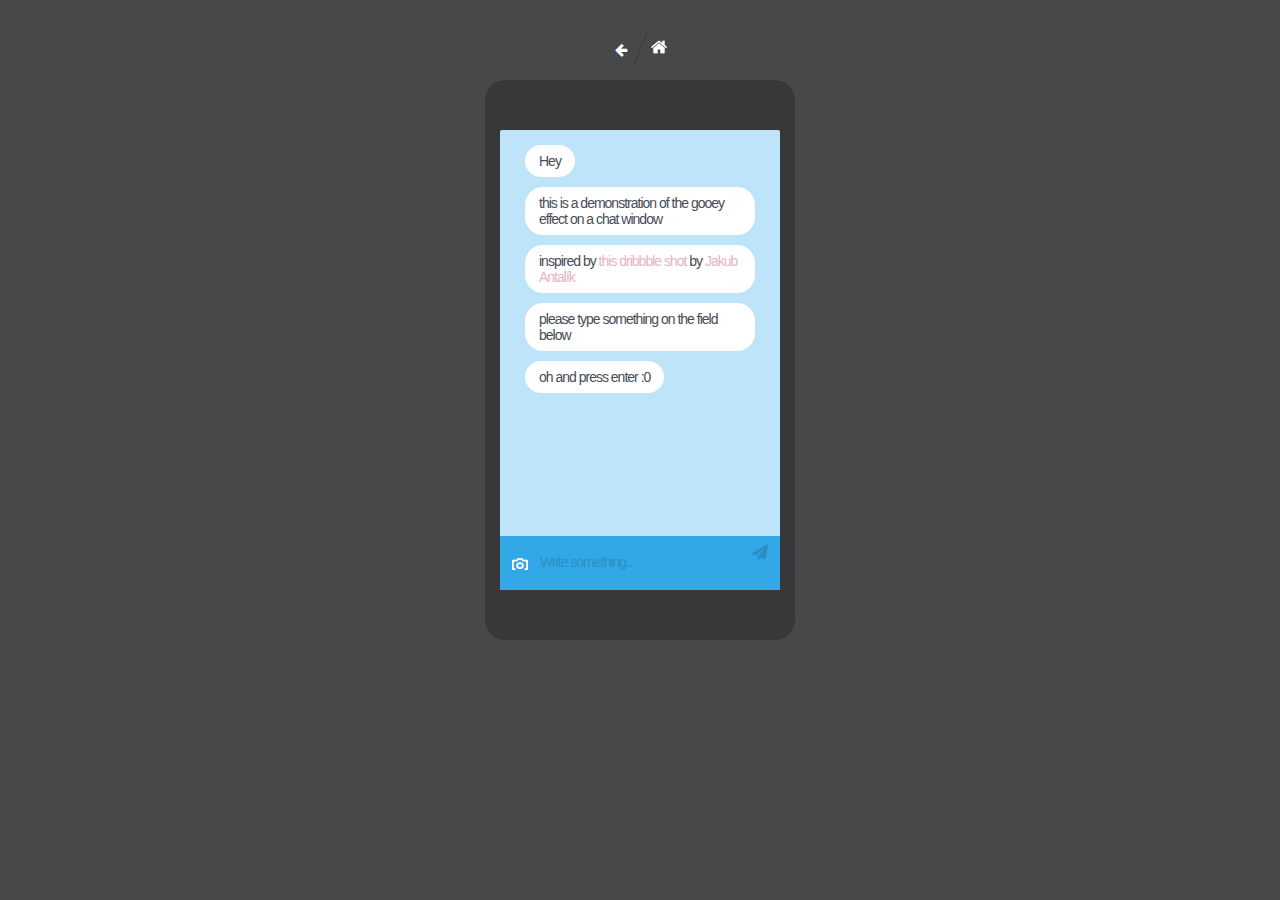
<file: CreativeGooeyEffects/index.html>
<!DOCTYPE html>
<html lang="en" class="no-js">
	<head>
		<meta charset="UTF-8" />
		<meta http-equiv="X-UA-Compatible" content="IE=edge">
		<meta name="viewport" content="width=device-width, initial-scale=1, user-scalable=no">
		<title> Chat | tune.tech </title>
		<meta name="description" content="" />
		<meta name="keywords" content="" />
		<meta name="author" content="" />
		<link rel="shortcut icon" href="../favicon.ico">
		<link rel="stylesheet" type="text/css" href="css/normalize.css" />
		<link rel="stylesheet" type="text/css" href="fonts/font-awesome-4.3.0/css/font-awesome.min.css" />
		<link rel="stylesheet" type="text/css" href="fonts/vicons/vicons-font.css" />
		<link rel="stylesheet" type="text/css" href="css/base.css" />
		<link rel="stylesheet" type="text/css" href="css/chat.css" />
		<!--[if IE]>
  		<script src="http://html5shiv.googlecode.com/svn/trunk/html5.js"></script>
		<![endif]-->
	</head>
	<body class="demo-1">
		<div class="container">
			<header class="codrops-header">
				<div class="codrops-links">
					<a class="codrops-icon codrops-icon--prev" href="../MorphingBackgroundShapes/index.html" title=""><span><img
							src="../RecordPlayer/search.png" height="16" width="16"/></span></a>
					<a class="codrops-icon codrops-icon--" href="../RecordPlayer/index.html" title=""> 	<img
							src="../RecordPlayer/home.png" height="16" width="16"/> <span></span></a>
				</div>
			</he der>
			<div class="content">
				<div class="chat-window">
					<div class="chat-messages">
						<ol class="chat-messages-list">
							<li class="chat-message chat-message-friend">
								<div class="chat-message-bubble">
									Hey
								</div>
							</li>
							<li class="chat-message chat-message-friend">
								<div class="chat-message-bubble">
									this is a demonstration of the gooey effect on a chat window
								</div>
							</li>
							<li class="chat-message chat-message-friend">
								<div class="chat-message-bubble">
									inspired by <a href="https://dribbble.com/shots/1901175-Chat-Animation">this dribbble shot</a> by <a href="https://dribbble.com/antalik">Jakub Antalík</a>
								</div>
							</li>
							<li class="chat-message chat-message-friend">
								<div class="chat-message-bubble">
									please type something on the field below
								</div>
							</li>
							<li class="chat-message chat-message-friend">
								<div class="chat-message-bubble">
									oh and press enter :0
								</div>
							</li>
						</ol>
					</div>
					<div class="chat-input-bar">
						<div class="chat-info-container">

						</div>
						<div class="chat-effect-container">
							<div class="chat-effect-bar"></div>
						</div>
						<div class="chat-input-wrapper">
							<button class="chat-input-tool">
								<i class="icon icon-camera"></i>
							</button>
							<div class="chat-input" contenteditable></div>
							<button class="chat-send">
								<i class="fa fa-paper-plane"></i>
							</button>
						</div>
					</div>
				</div>
			</div>
			<svg xmlns="http://www.w3.org/2000/svg" version="1.1" width="800">
			  <defs>
			    <filter id="goo">
			      <feGaussianBlur in="SourceGraphic" stdDeviation="10" result="blur" />
			      <feColorMatrix in="blur" mode="matrix" values="1 0 0 0 0  0 1 0 0 0  0 0 1 0 0  0 0 0 19 -9" result="goo" />
			      <feComposite in="SourceGraphic" in2="goo" />
			    </filter>
			  </defs>
			</svg>
		</div><!-- /container -->
		<script src="js/jquery.min.js"></script>
		<script src="js/TweenMax.min.js"></script>
		<script src="js/chat.js"></script>
	</body>
</html>
</file>
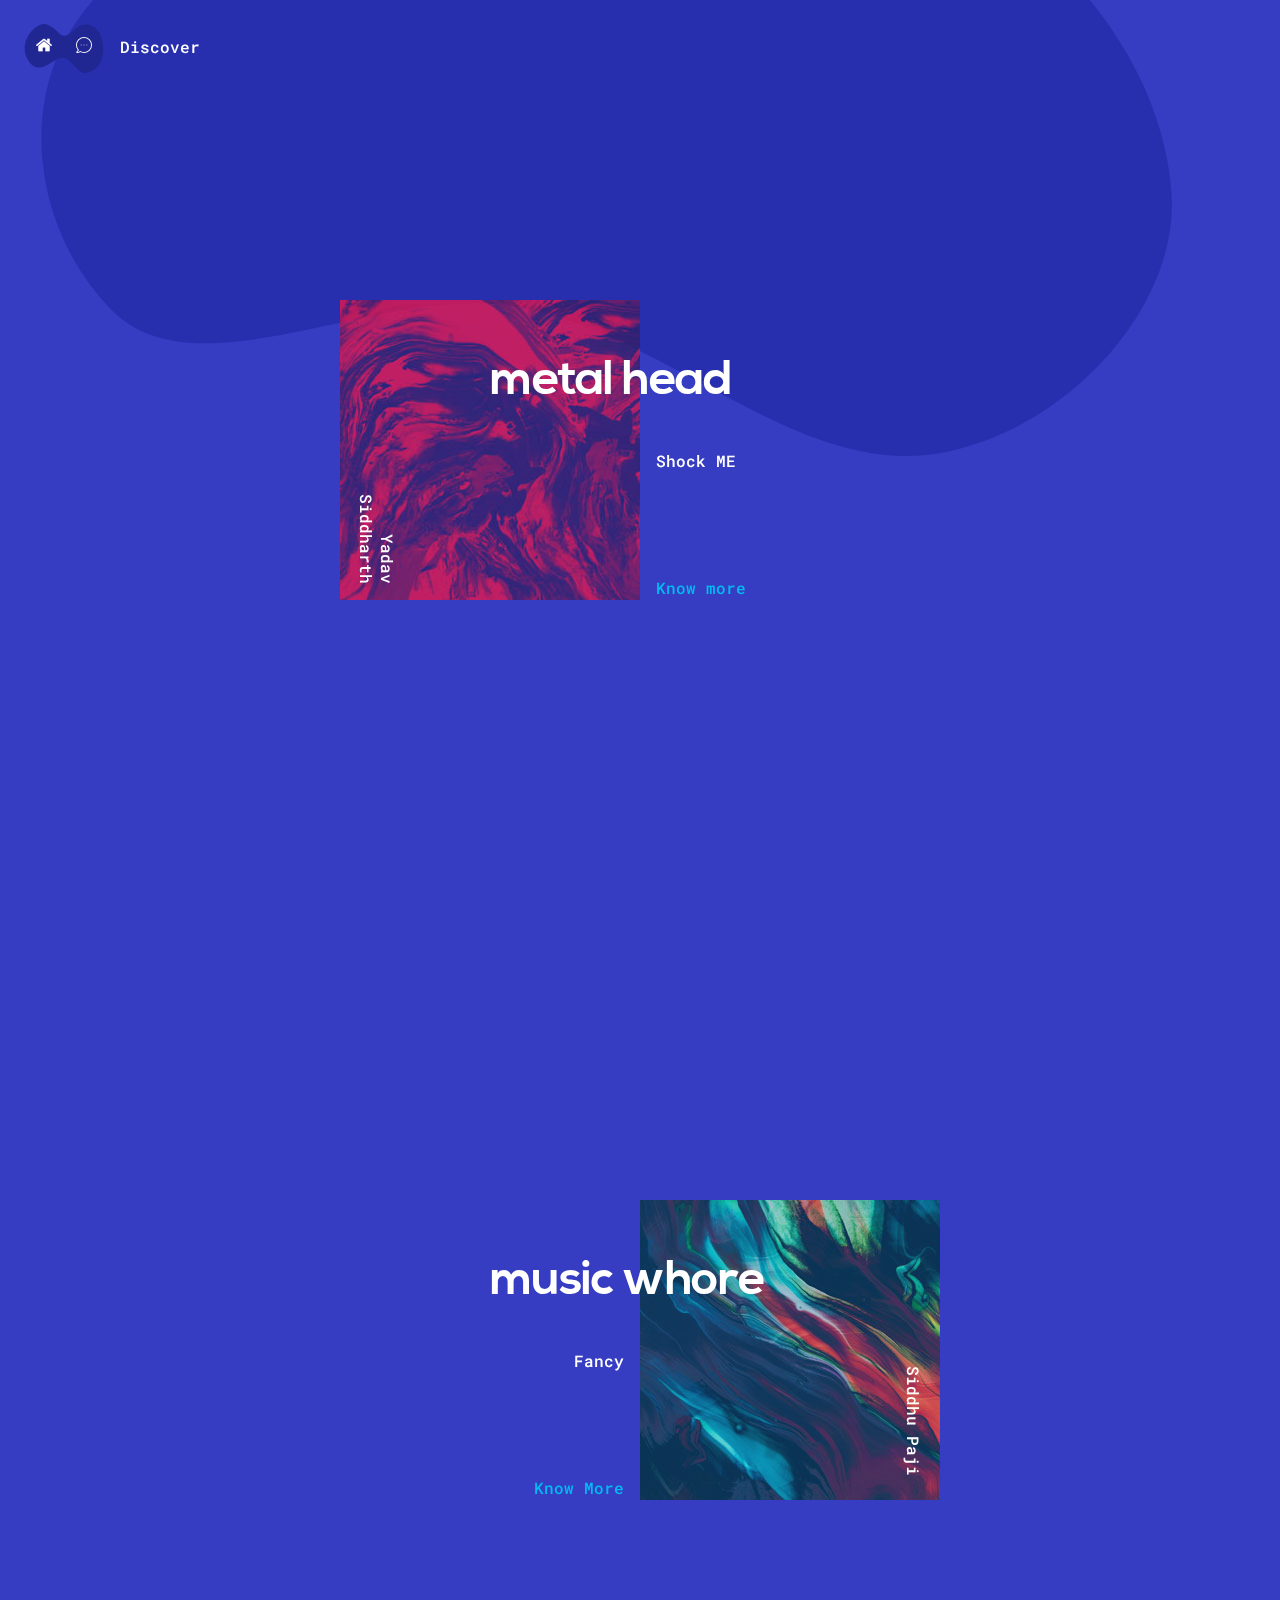
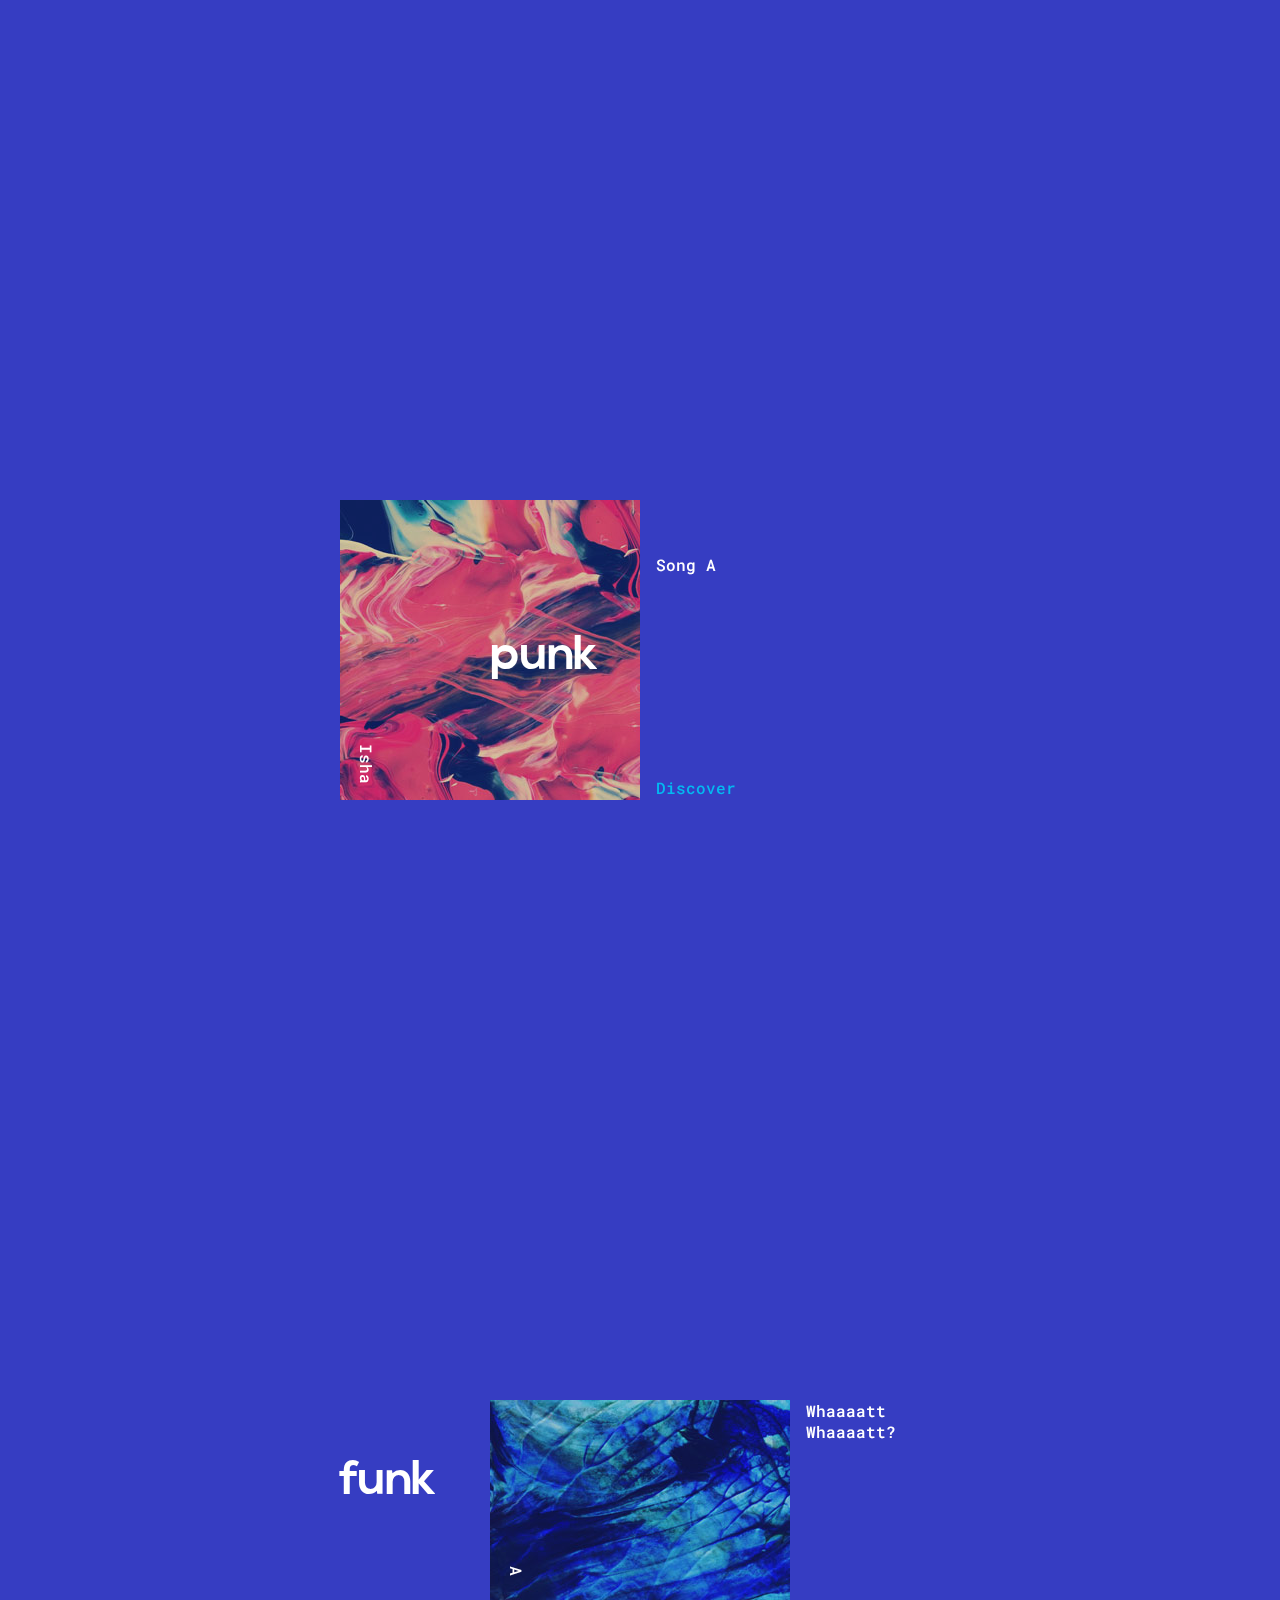
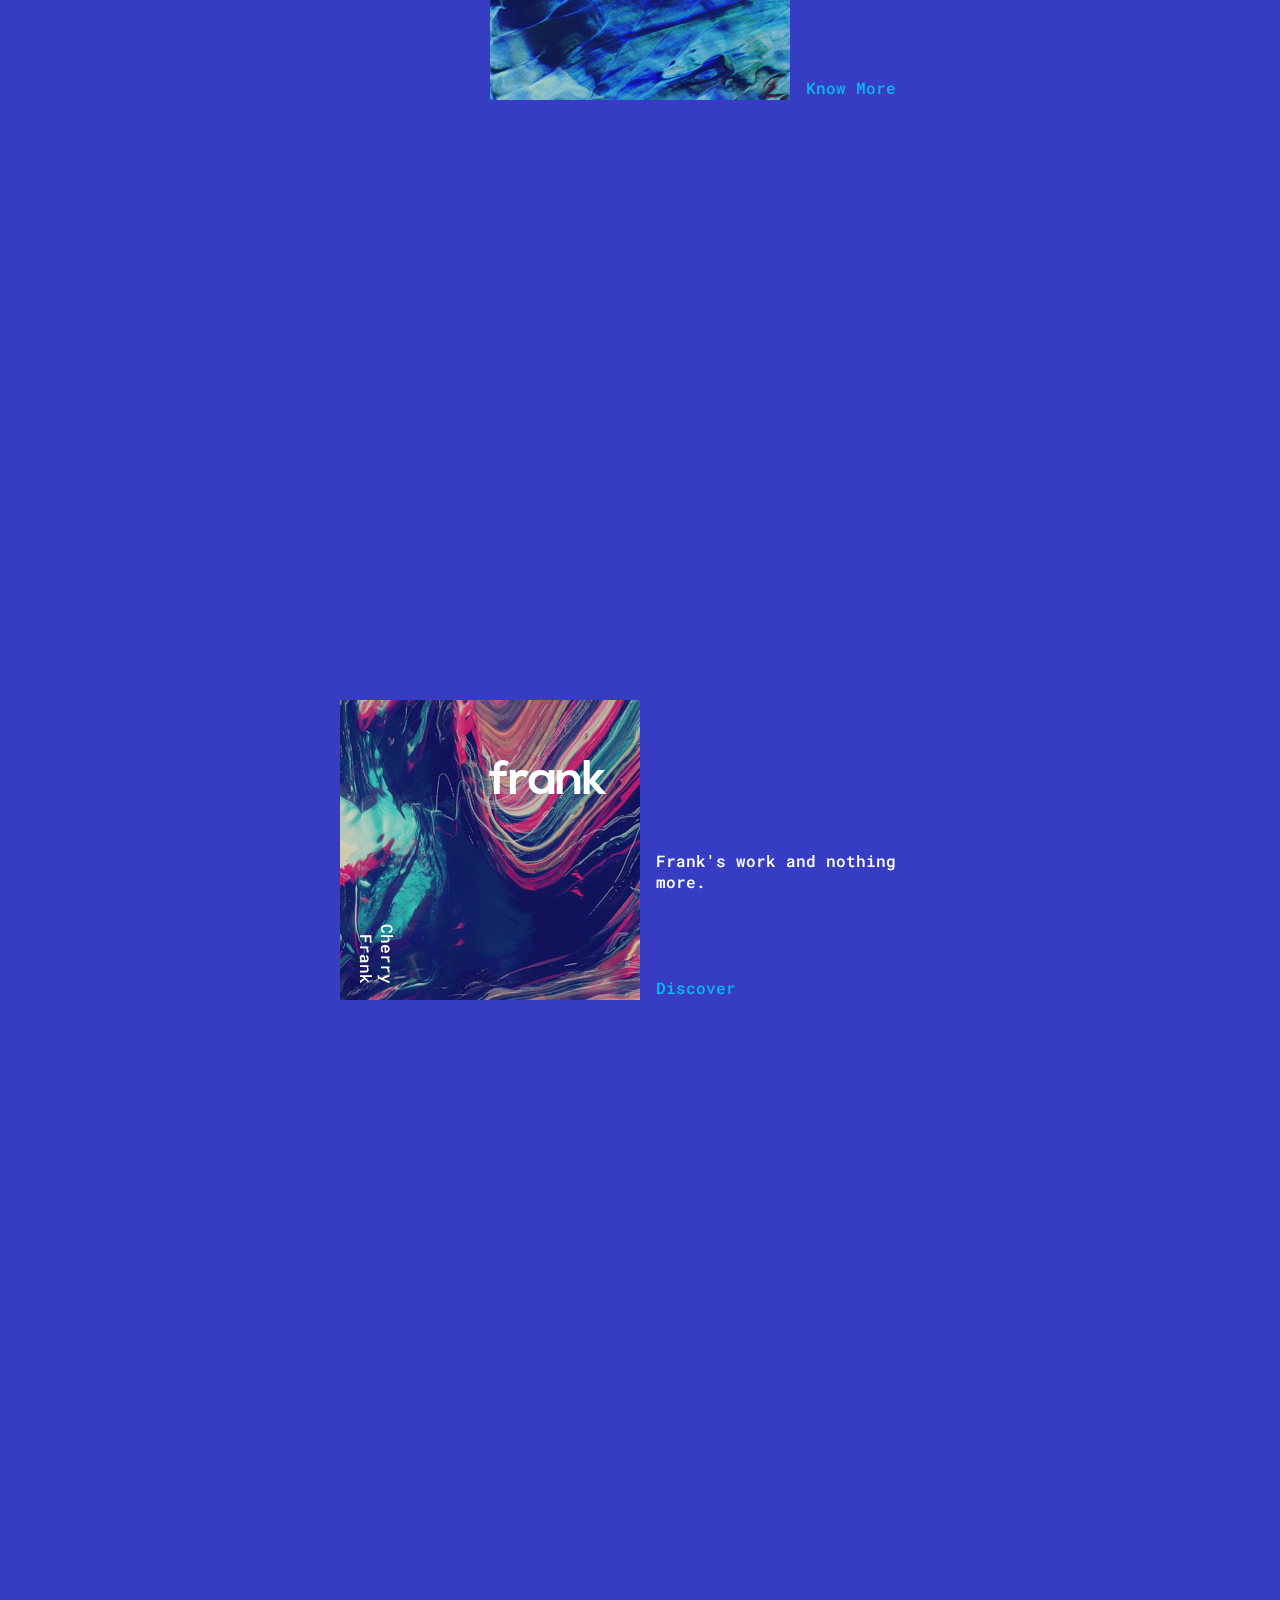
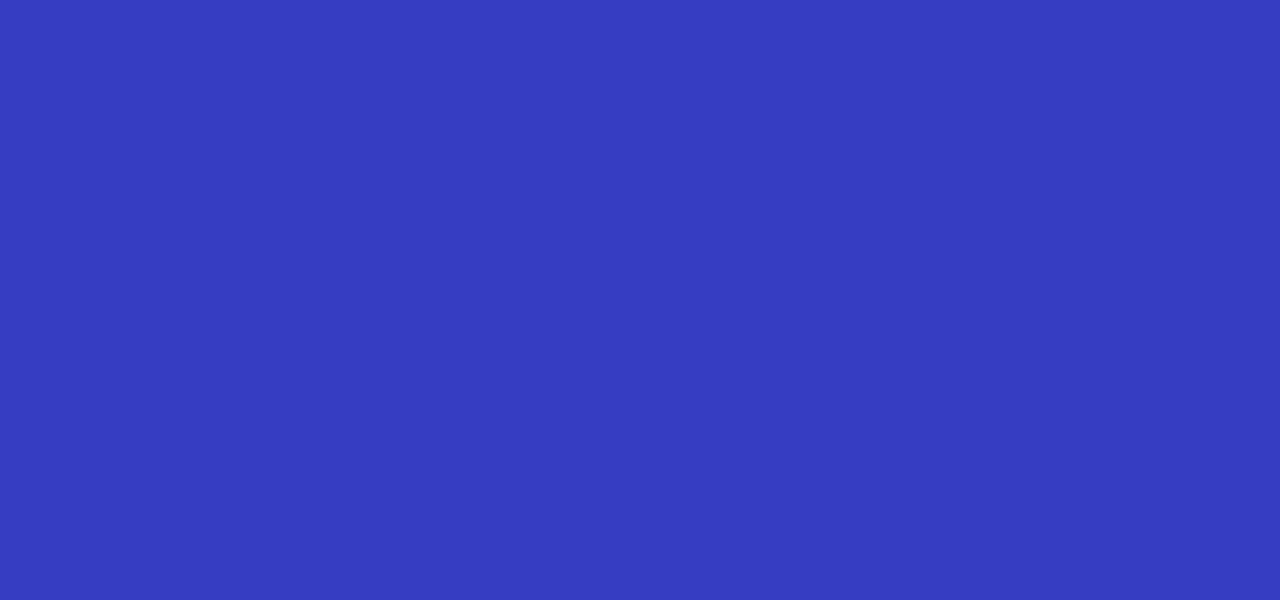
<file: MorphingBackgroundShapes/index.html>
<!DOCTYPE html>
<html lang="en" class="no-js">
	<head>
		<meta charset="UTF-8" />
		<meta name="viewport" content="width=device-width, initial-scale=1">
		<title>Discover | tune.tech </title>

		<link rel="shortcut icon" href="favicon.ico">
		<link href="https://fonts.googleapis.com/css?family=Roboto+Mono:400,500,700" rel="stylesheet">
		<link rel="stylesheet" type="text/css" href="css/normalize.css" />
		<link rel="stylesheet" type="text/css" href="css/demo.css" />
		<link rel="stylesheet" type="text/css" href="sponsor/pater.css" />
		<script>
			document.documentElement.className = 'js';
			var supportsCssVars = function() {
				var s = document.createElement('style'),
				support;

				s.innerHTML = "root: { --tmp-var: bold; }";
				document.head.appendChild(s);
				support = !!(window.CSS && window.CSS.supports && window.CSS.supports('font-weight', 'var(--tmp-var)'));
				s.parentNode.removeChild(s);
				return support;
			}
			if (!supportsCssVars()) alert('Please view this demo in a modern browser that supports CSS Variables.')
		</script>
	</head>
	<body class="demo-1 loading">
		<svg class="hidden">
			<symbol id="icon-arrow" viewBox="0 0 24 24">
				<title>arrow</title>
				<polygon points="6.3,12.8 20.9,12.8 20.9,11.2 6.3,11.2 10.2,7.2 9,6 3.1,12 9,18 10.2,16.8 "/>
			</symbol>
			<symbol id="icon-drop" viewBox="0 0 24 24">
				<title>drop</title>
				<path d="M12,21c-3.6,0-6.6-3-6.6-6.6C5.4,11,10.8,4,11.4,3.2C11.6,3.1,11.8,3,12,3s0.4,0.1,0.6,0.3c0.6,0.8,6.1,7.8,6.1,11.2C18.6,18.1,15.6,21,12,21zM12,4.8c-1.8,2.4-5.2,7.4-5.2,9.6c0,2.9,2.3,5.2,5.2,5.2s5.2-2.3,5.2-5.2C17.2,12.2,13.8,7.3,12,4.8z"/><path d="M12,18.2c-0.4,0-0.7-0.3-0.7-0.7s0.3-0.7,0.7-0.7c1.3,0,2.4-1.1,2.4-2.4c0-0.4,0.3-0.7,0.7-0.7c0.4,0,0.7,0.3,0.7,0.7C15.8,16.5,14.1,18.2,12,18.2z"/>
			</symbol>
			<symbol id="shape-demo" viewBox="0 0 200 100">
				<title>shape demo</title>
				<path d="M 6.144,74.1 C 20.4,107.4 70.13,94.33 94.22,95.74 121.3,97.41 130.8,101.1 154.7,99.38 178.6,97.72 201.9,78.95 199.4,46.86 197.1,14.96 174.9,4.781 161.4,1.827 147.9,-1.128 119.8,8.284 105.6,8.766 85.34,9.449 81.91,7.628 51.08,2.334 17.26,-3.482 -8.105,40.84 6.144,74.1 Z" />
			</symbol>
		</svg>
		<main>
			<div class="morph-wrap">
				<svg class="morph" width="1400" height="770" viewBox="0 0 1400 770">
					<path d="M 262.9,252.2 C 210.1,338.2 212.6,487.6 288.8,553.9 372.2,626.5 511.2,517.8 620.3,536.3 750.6,558.4 860.3,723 987.3,686.5 1089,657.3 1168,534.7 1173,429.2 1178,313.7 1096,189.1 995.1,130.7 852.1,47.07 658.8,78.95 498.1,119.2 410.7,141.1 322.6,154.8 262.9,252.2 Z"/>
				</svg>
			</div>
			<div class="content content--fixed">
				<header class="codrops-header">
					<div class="codrops-links">
						<svg class="decoshape" viewBox="0 0 200 100" width="100%" height="100%" preserveAspectRatio="none">
							<path d="M 10.45,74.41 C 39.4,110.8 72.59,67.27 95.98,68.68 122.3,70.35 131.5,101.4 154.7,99.69 177.9,98.03 200.5,79.26 198.1,47.17 195.9,15.27 174.6,-0.3279 151.8,0.9941 128.6,2.581 126,16.86 107,22.76 88.26,28.67 88.87,12.36 60.37,1.787 31.79,-8.877 -18.61,37.92 10.45,74.41 Z" />
						</svg>
						<a class="codrops-icon codrops-icon--prev" href="../RecordPlayer/index.html" title="Home"> <img
								src="../RecordPlayer/home.png" height="16" width="16"/></a>
						<a class="codrops-icon codrops-icon--drop" href="../CreativeGooeyEffects/index.html" title="Chat"> <img
								src="../RecordPlayer/chat.png" height="16" width="16"/></a>
					</div>
					<h1 class="codrops-header__title">Discover</h1>
				</header>
			</div>
			<div class="content-wrap">
				<div class="content content--layout content--layout-1">
					<img class="content__img" src="img/1.jpg" alt="Some image" />
					<h3 class="content__title">metal head</h3>
					<p class="content__author">Siddharth Yadav</p>
					<p class="content__desc">
					 Shock ME
					</p>
					<a href="#" class="content__link">Know more</a>
				</div>
			</div>
			<div class="content-wrap">
				<div class="content content--layout content--layout-2">
					<img class="content__img" src="img/4.jpg" alt="Some image" />
					<h3 class="content__title">music whore</h3>
					<p class="content__author">Siddhu Paji</p>
					<p class="content__desc">
						Fancy
					</p>
					<a href="#" class="content__link">Know More</a>
				</div>
			</div>
			<div class="content-wrap">
				<div class="content content--layout content--layout-3">
					<img class="content__img" src="img/3.jpg" alt="Some image" />
					<h3 class="content__title">punk</h3>
					<p class="content__author">Isha</p>
					<p class="content__desc">
					 Song A
					</p>
					<a href="#" class="content__link">Discover</a>
				</div>
			</div>
			<div class="content-wrap">
				<div class="content content--layout content--layout-4">
					<img class="content__img" src="img/2.jpg" alt="Some image" />
					<h3 class="content__title">funk</h3>
					<p class="content__author">A</p>
					<p class="content__desc">Whaaaatt Whaaaatt?</p>
					<a href="#" class="content__link">Know More</a>
				</div>
			</div>
			<div class="content-wrap">
				<div class="content content--layout content--layout-1">
					<img class="content__img" src="img/5.jpg" alt="Some image" />
					<h3 class="content__title">frank</h3>
					<p class="content__author">Frank Cherry</p>
					<p class="content__desc">Frank's work and nothing more.</p>
					<a href="#" class="content__link">Discover</a>
				</div>
			</div>
			<!-- Related demos -->
			<section class="content content--related">
				<!--<p class="content__info">If you enjoyed this demo you might also like:</p>-->
				<!--<a class="content__related-item" href="https://tympanus.net/Development/ElasticSVGElements/">-->
					<!--<img class="content__related-img" src="img/related/ItemRevealer.jpg">-->
					<!--<h3 class="content__related-title">Elastic SVG Elements</h3>-->
				<!--</a>-->
				<!--<a class="content__related-item" href="https://tympanus.net/Development/ItemRevealer/">-->
					<!--<img class="content__related-img" src="img/related/ElasticSVGElements.jpg">-->
					<!--<h3 class="content__related-title">Item Revealer</h3>-->
				<!--</a>-->
			</section>
		</main>
		<script src="js/imagesloaded.pkgd.min.js"></script>
		<script src="js/anime.min.js"></script>
		<script src="js/scrollMonitor.js"></script>
		<script src="js/demo1.js"></script>
	</body>
</html>
</file>
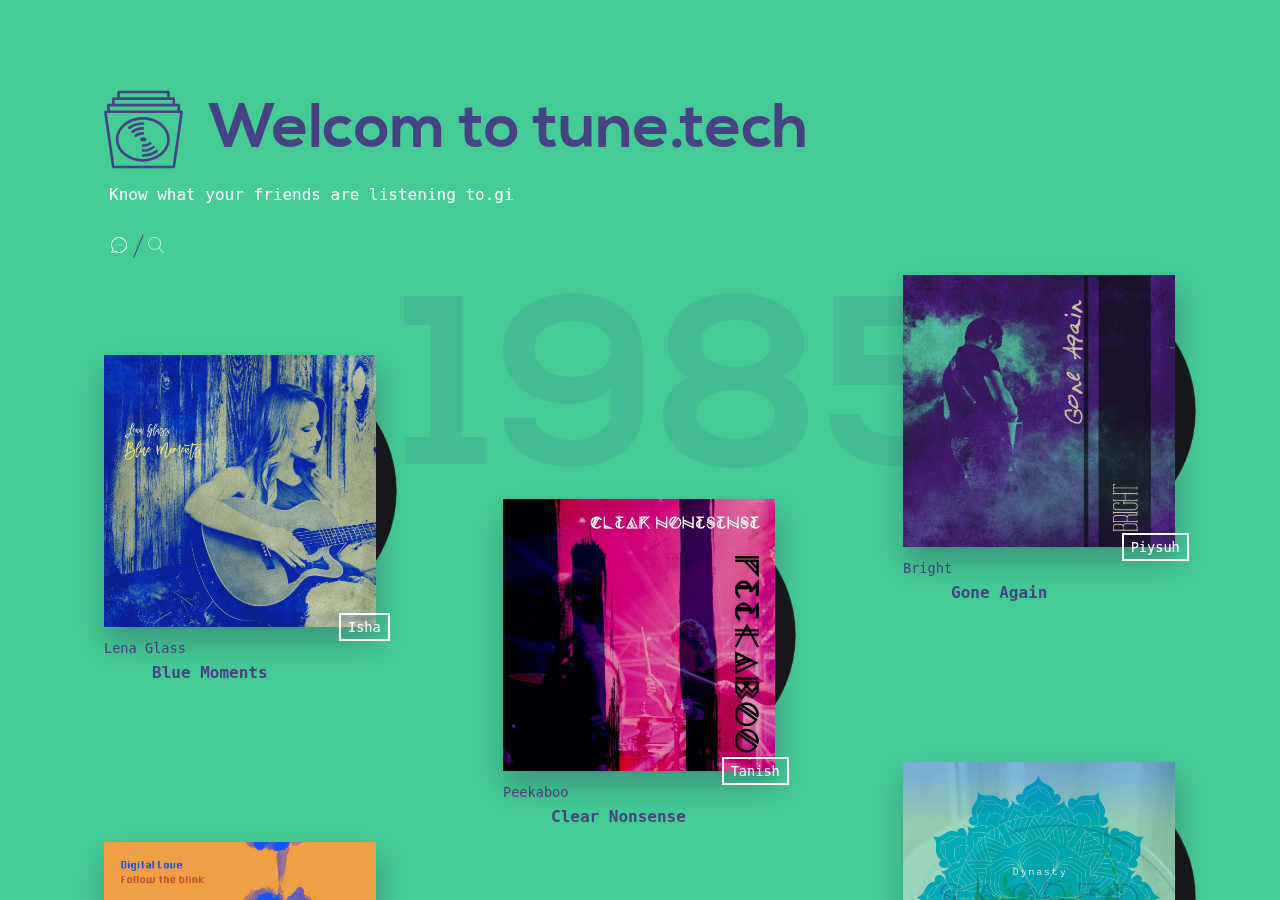
<file: RecordPlayer/index.html>
<!DOCTYPE html>
<html lang="en" class="no-js">
	<head>
		<meta charset="UTF-8" />
		<meta http-equiv="X-UA-Compatible" content="IE=edge">
		<meta name="viewport" content="width=device-width, initial-scale=1">
		<title>Feed | tune.tech </title>
		<meta name="description" content="" />
		<meta name="keywords" content="" />
		<meta name="author" content="Blueprint" />
		<link rel="shortcut icon" href="favicon.ico">
		<link rel="stylesheet" type="text/css" href="css/normalize.css" />
		<link rel="stylesheet" type="text/css" href="css/style.css" />
		<script src="js/modernizr.custom.js"></script>
	</head>
	<body>
		<svg class="hidden">
			<!-- made with Icomoon.io, Icons from http://www.entypo.com/ and https://icomoon.io/ -->
			<defs>
				<symbol id="icon-ir-acoustic" viewBox="0 0 30 30">
					<path d="M13.3,14.5c-0.6,0-1.1,0.2-1.6,0.6c-0.4,0.4-0.6,1-0.6,1.6c0,0.6,0.2,1.1,0.6,1.6c0.4,0.4,1,0.6,1.6,0.6c0.6,0,1.1-0.2,1.6-0.6c0.4-0.4,0.6-1,0.6-1.6c0-0.6-0.2-1.1-0.6-1.6C14.5,14.7,13.9,14.5,13.3,14.5z M14.1,17.4c-0.2,0.2-0.5,0.3-0.8,0.3c-0.3,0-0.6-0.1-0.8-0.3c-0.2-0.2-0.3-0.5-0.3-0.8c0-0.3,0.1-0.6,0.3-0.8c0.2-0.2,0.5-0.3,0.8-0.3c0.3,0,0.6,0.1,0.8,0.3c0.2,0.2,0.3,0.5,0.3,0.8C14.4,17,14.3,17.2,14.1,17.4z"/><path d="M7.7,19.3c-0.2-0.2-0.6-0.2-0.8,0c-0.2,0.2-0.2,0.6,0,0.8l3,3c0.1,0.1,0.3,0.2,0.4,0.2c0.1,0,0.3-0.1,0.4-0.2c0.2-0.2,0.2-0.6,0-0.8L7.7,19.3z"/><path d="M26.8,6.4l0.3-0.3c0,0,0,0,0,0c0.4-0.4,0.4-1.1,0-1.5l-1.8-1.8c-0.2-0.2-0.5-0.3-0.7-0.3c-0.3,0-0.5,0.1-0.7,0.3c0,0,0,0,0,0l-0.3,0.3L23.4,3c-0.2-0.2-0.6-0.2-0.8,0c-0.2,0.2-0.2,0.6,0,0.8L22.9,4l-0.2,0.2L22.4,4c-0.2-0.2-0.6-0.2-0.8,0c-0.2,0.2-0.2,0.6,0,0.8L22,5.1l-0.2,0.3c-0.2,0.2-0.3,0.4-0.3,0.6c0,0.1,0,0.2,0,0.3l-5.5,5.5c-0.8-0.5-1.6-0.7-2.4-0.7c0,0-0.1,0-0.1,0c-1.2,0-2.3,0.5-3.1,1.4c-0.4,0.4-0.7,1-0.9,1.6c-0.1,0.4-0.5,0.6-0.9,0.7c-1.2,0-3,0.3-4.2,1.6C3,17.7,2.4,19.3,2.5,21c0.1,1.5,0.9,3.1,2.2,4.4l0,0c0,0,0,0,0,0c0,0,0,0,0,0c0,0,0,0,0,0c0,0,0,0,0,0c0,0,0,0,0,0s0,0,0,0c0,0,0,0,0,0c0,0,0,0,0,0c1.3,1.3,2.8,2,4.4,2.1c0.2,0,0.3,0,0.5,0c1.5,0,2.9-0.6,4.1-1.7c1.2-1.2,1.5-3,1.6-4.2c0-0.4,0.3-0.8,0.7-0.9c0.7-0.2,1.2-0.5,1.6-0.9c0.9-0.9,1.4-2,1.4-3.1c0-0.8-0.2-1.7-0.7-2.5l5.5-5.5c0.1,0,0.1,0,0.2,0c0.3,0,0.5-0.1,0.7-0.3L24.9,8l0.4,0.4c0.1,0.1,0.3,0.2,0.4,0.2c0.1,0,0.3-0.1,0.4-0.2c0.2-0.2,0.2-0.6,0-0.8l-0.3-0.3L26,7.1l0.3,0.3c0.1,0.1,0.3,0.2,0.4,0.2c0.1,0,0.3-0.1,0.4-0.2c0.2-0.2,0.2-0.6,0-0.8L26.8,6.4z M24.6,3.7l1.7,1.7l-2.5,2l-1.3-1.3L24.6,3.7z M17.7,16.6c0,0.9-0.4,1.7-1.1,2.4c-0.3,0.3-0.7,0.5-1.1,0.6c-0.8,0.2-1.4,1-1.5,1.9c0,1-0.3,2.5-1.2,3.4c-1,1-2.3,1.5-3.7,1.4c-1.3-0.1-2.6-0.8-3.7-1.8c-1.1-1.1-1.7-2.4-1.8-3.7C3.5,19.5,4,18.2,5,17.2c1-1,2.4-1.2,3.4-1.2c0.9,0,1.7-0.6,1.9-1.5c0.1-0.5,0.4-0.9,0.6-1.1c0.7-0.7,1.5-1.1,2.4-1.1c0,0,0.1,0,0.1,0c1,0,2,0.5,2.9,1.3C17.6,14.9,17.7,16.1,17.7,16.6z M17.2,12.8c-0.1-0.1-0.2-0.2-0.3-0.3l5.3-5.3l0.6,0.6l-5.3,5.3C17.4,13,17.3,12.9,17.2,12.8z"/>
				</symbol>
				<symbol id="icon-ir-cathedral" viewBox="0 0 32 32">
					<path d="M26.5,22.5c0-0.3-0.2-0.5-0.5-0.5v-4.2c0.3,0,0.5-0.2,0.5-0.5s-0.2-0.5-0.5-0.5h-0.5v-2.8c0-0.3-0.2-0.5-0.5-0.5V9.8c0.3,0,0.5-0.2,0.5-0.5c0-0.3-0.2-0.5-0.5-0.5h-0.5V8.4c0.3,0,0.5-0.2,0.5-0.5c0-0.3-0.2-0.5-0.5-0.5V6.1c0-0.6-0.4-1.1-0.9-1.3v-1c0-0.3-0.2-0.5-0.5-0.5s-0.5,0.2-0.5,0.5v1c-0.5,0.2-0.9,0.7-0.9,1.3v1.4c-0.3,0-0.5,0.2-0.5,0.5c0,0.3,0.2,0.5,0.5,0.5v0.5h-0.5c-0.3,0-0.5,0.2-0.5,0.5c0,0.3,0.2,0.5,0.5,0.5v3.8c-0.3,0-0.5,0.2-0.5,0.5v2.8l-0.5-0.2v-4c0.3,0,0.5-0.2,0.5-0.5c0-0.3-0.2-0.5-0.5-0.5h0c-0.2-2.3-1.8-4.2-4-4.7V6.1c0.3,0,0.5-0.2,0.5-0.5s-0.2-0.5-0.5-0.5V3.7c0-0.6-0.4-1.1-0.9-1.3v-1c0-0.3-0.2-0.5-0.5-0.5s-0.5,0.2-0.5,0.5v1c-0.5,0.2-0.9,0.7-0.9,1.3v1.4c-0.3,0-0.5,0.2-0.5,0.5s0.2,0.5,0.5,0.5V7c-2.1,0.6-3.8,2.5-4,4.7h0c-0.3,0-0.5,0.2-0.5,0.5c0,0.3,0.2,0.5,0.5,0.5v4l-0.5,0.2h0v-2.8c0-0.3-0.2-0.5-0.5-0.5V9.8c0.3,0,0.5-0.2,0.5-0.5c0-0.3-0.2-0.5-0.5-0.5H8.2V8.4c0.3,0,0.5-0.2,0.5-0.5c0-0.3-0.2-0.5-0.5-0.5V6.1c0-0.6-0.4-1.1-0.9-1.3v-1c0-0.3-0.2-0.5-0.5-0.5S6.3,3.5,6.3,3.7v1C5.8,5,5.4,5.5,5.4,6.1v1.4C5.1,7.5,4.9,7.7,4.9,8c0,0.3,0.2,0.5,0.5,0.5v0.5H4.9c-0.3,0-0.5,0.2-0.5,0.5c0,0.3,0.2,0.5,0.5,0.5v3.8c-0.3,0-0.5,0.2-0.5,0.5v2.8H4c-0.3,0-0.5,0.2-0.5,0.5s0.2,0.5,0.5,0.5V22c-0.3,0-0.5,0.2-0.5,0.5S3.7,23,4,23v5.2c-0.3,0-0.5,0.2-0.5,0.5c0,0.3,0.2,0.5,0.5,0.5h22c0.3,0,0.5-0.2,0.5-0.5c0-0.3-0.2-0.5-0.5-0.5V23C26.3,23,26.5,22.8,26.5,22.5z M25.1,22h-3.8v-4.2h3.8V22z M19.5,26.3c-0.3,0-0.5,0.2-0.5,0.5v1.4h-0.5V23h1.9v5.2h-0.5v-1.4C19.9,26.5,19.7,26.3,19.5,26.3z M10.5,26.3c-0.3,0-0.5,0.2-0.5,0.5v1.4H9.6V23h1.9v5.2H11v-1.4C11,26.5,10.8,26.3,10.5,26.3z M12.4,12.7v2.6L12,15.5v-2.8H12.4z M13.8,12.7v1.9l-0.5,0.2v-2.2H13.8z M15.2,12.7v1.5l0,0c-0.1-0.1-0.3-0.1-0.4,0l0,0v-1.5H15.2z M16.6,12.7v2.2l-0.5-0.2v-1.9H16.6z M18,12.7v2.8l-0.5-0.2v-2.6H18z M14.4,15.3c0,0,0.1,0,0.1-0.1l0.4-0.2l0.4,0.2c0,0,0.1,0.1,0.2,0.1l3.2,1.5h-7.5L14.4,15.3z M16.2,23.9h-2.3V23h2.3V23.9z M13.8,22v-4.2h2.3V22H13.8z M12.9,17.8V22h-0.5v-4.2H12.9z M17.1,17.8h0.5V22h-0.5V17.8z M9.6,17.8h1.9V22H11v-1.9c0-0.3-0.2-0.5-0.5-0.5c-0.3,0-0.5,0.2-0.5,0.5V22H9.6V17.8z M12.4,23h0.5v5.2h-0.5V23z M13.8,24.9h2.3v3.3h-2.3V24.9z M17.1,23h0.5v5.2h-0.5V23z M19.9,22v-1.9c0-0.3-0.2-0.5-0.5-0.5S19,19.9,19,20.2V22h-0.5v-4.2h1.9V22H19.9z M21.8,16.9v-2.3h0.1c0.2,0,0.4-0.1,0.4-0.3c0.1-0.4,0.5-0.6,0.9-0.6s0.8,0.3,0.9,0.6c0.1,0.2,0.2,0.3,0.4,0.3h0.1v2.3H21.8z M24.1,12.9c-0.1-0.1-0.3-0.1-0.5-0.2V9.8h0.5V12.9z M22.7,6.6h0.9v0.9h-0.9V6.6z M22.7,8.4h0.9v0.5h-0.9V8.4z M22.7,9.8v2.9c-0.2,0-0.3,0.1-0.5,0.2V9.8H22.7z M19,15.9v-3.3h0.5v3.5L19,15.9z M14.5,4.2h0.9v0.9h-0.9V4.2z M14.5,6.1h0.9v0.7c-0.2,0-0.3,0-0.5,0s-0.3,0-0.5,0V6.1z M15,7.7c2.3,0,4.2,1.7,4.4,4h-8.9C10.8,9.5,12.7,7.7,15,7.7z M10.5,12.7H11V16l-0.5,0.2V12.7z M7.7,12.9c-0.1-0.1-0.3-0.1-0.5-0.2V9.8h0.5V12.9z M6.3,6.6h0.9v0.9H6.3V6.6z M6.3,8.4h0.9v0.5H6.3V8.4z M6.3,9.8v2.9c-0.2,0-0.3,0.1-0.5,0.2V9.8H6.3z M5.4,14.5L5.4,14.5c0.3,0,0.5-0.1,0.5-0.3c0.1-0.4,0.5-0.6,0.9-0.6c0.4,0,0.8,0.3,0.9,0.6c0.1,0.2,0.2,0.3,0.4,0.3h0.1v2.3H5.4V14.5z M4.9,17.8h3.8V22H4.9V17.8z M4.9,23h3.8v5.2H4.9V23z M25.1,28.1h-3.8V23h3.8V28.1z"/>
					<path d="M6.8,18.3c-0.3,0-0.5,0.2-0.5,0.5v1.9c0,0.3,0.2,0.5,0.5,0.5s0.5-0.2,0.5-0.5v-1.9C7.3,18.5,7,18.3,6.8,18.3z"/>
					<path d="M23.2,21.1c0.3,0,0.5-0.2,0.5-0.5v-1.9c0-0.3-0.2-0.5-0.5-0.5s-0.5,0.2-0.5,0.5v1.9C22.7,20.9,23,21.1,23.2,21.1z"/>
					<path d="M6.8,23.9c-0.3,0-0.5,0.2-0.5,0.5v1.9c0,0.3,0.2,0.5,0.5,0.5s0.5-0.2,0.5-0.5v-1.9C7.3,24.1,7,23.9,6.8,23.9z"/>
					<path d="M23.2,26.7c0.3,0,0.5-0.2,0.5-0.5v-1.9c0-0.3-0.2-0.5-0.5-0.5s-0.5,0.2-0.5,0.5v1.9C22.7,26.5,23,26.7,23.2,26.7z"/>
					<path d="M6.8,14.1c-0.1,0-0.2,0-0.3,0.1c-0.1,0.1-0.1,0.2-0.1,0.3c0,0.1,0.1,0.2,0.1,0.3C6.5,15,6.7,15,6.8,15c0.1,0,0.2,0,0.3-0.1c0.1-0.1,0.1-0.2,0.1-0.3c0-0.1,0-0.2-0.1-0.3C7,14.1,6.9,14.1,6.8,14.1z"/>
					<path d="M23.2,14.1c-0.1,0-0.2,0-0.3,0.1c-0.1,0.1-0.1,0.2-0.1,0.3c0,0.1,0,0.2,0.1,0.3C23,15,23.1,15,23.2,15c0.1,0,0.2,0,0.3-0.1c0.1-0.1,0.1-0.2,0.1-0.3c0-0.1,0-0.2-0.1-0.3C23.5,14.1,23.3,14.1,23.2,14.1z"/>
					<path d="M11,24.9c0-0.3-0.2-0.5-0.5-0.5c-0.3,0-0.5,0.2-0.5,0.5v0.5c0,0.3,0.2,0.5,0.5,0.5c0.3,0,0.5-0.2,0.5-0.5V24.9z"/>
					<path d="M19.9,24.9c0-0.3-0.2-0.5-0.5-0.5S19,24.6,19,24.9v0.5c0,0.3,0.2,0.5,0.5,0.5s0.5-0.2,0.5-0.5V24.9z"/>
				</symbol>
				<symbol id="icon-ir-stadium" viewBox="0 0 32 32">
					<path d="M28.8,9.3c-1.3,0-1-0.8-2.1-0.7l0,0l-0.2,0l0,1.8c-0.5-0.5-1.2-0.8-1.8-1.1c-1.5-0.8-3.2-1.2-4.9-1.5l0-0.9c0.8-0.7,1.6,0.3,2.1-0.7c-1.3,0-1-0.8-2.1-0.7l0,0l-0.2,0l0,2.3c-0.4-0.1-0.8-0.1-1.2-0.2c-2.3-0.3-4.7-0.2-7,0.1c-0.2,0-0.4,0.1-0.6,0.1l0-2.3l-0.2,0l0,0C9.2,5.3,9.5,6.1,8.2,6.1c0.6,1,1.3,0,2.1,0.7l0,0.9C8.4,8,6.5,8.6,4.8,9.5C4.4,9.8,4,10,3.6,10.4l0-1.8l-0.2,0l0,0C2.3,8.5,2.5,9.3,1.2,9.3c0.6,1,1.3,0,2.1,0.7l0,0.6c-0.8,0.7-1.4,1.7-1.4,2.8c0.1,1.3,0.8,2.3,1.8,3.1v1.8c-0.4-0.3-0.6-0.6-0.8-0.9c-0.1-0.2-0.2-0.3-0.2-0.5c-0.1-0.1-0.1-0.3-0.1-0.4c0-0.1,0-0.2,0-0.2c0-0.1,0-0.1,0-0.1s0,0,0,0.1c0,0.1,0,0.1,0,0.2c0,0.2,0,0.5,0.2,0.9c0.1,0.2,0.2,0.4,0.3,0.6c0.1,0.2,0.3,0.4,0.5,0.6c0.1,0.1,0.1,0.1,0.2,0.2v1.7c-0.4-0.3-0.6-0.6-0.8-0.9c-0.1-0.2-0.2-0.3-0.2-0.5c-0.1-0.1-0.1-0.3-0.1-0.4c0-0.1,0-0.2,0-0.2c0-0.1,0-0.1,0-0.1s0,0,0,0.1c0,0.1,0,0.1,0,0.2c0,0.2,0,0.5,0.2,0.9c0.1,0.2,0.2,0.4,0.3,0.6c0.1,0.2,0.3,0.4,0.5,0.6c0.1,0.1,0.1,0.1,0.2,0.2l0,0c0.4,0.3,0.8,0.7,1.3,1c0.3,0.2,0.6,0.4,1,0.5c0.3,0.2,0.7,0.3,1.1,0.5c0.8,0.3,1.6,0.5,2.4,0.7c0.4,0.1,0.9,0.2,1.3,0.3c0,0,0,0,0.1,0l0.1,0.4l0.3-0.1l0.3-0.1l-1-3.2c2.9-0.7,5.8-0.7,8.7,0l-1,3.2l0.3,0.1l0.3,0.1l0.1-0.4c0,0,0,0,0.1,0c0.4-0.1,0.9-0.2,1.3-0.3c0.9-0.2,1.7-0.5,2.4-0.7c0.4-0.1,0.7-0.3,1.1-0.5c0.3-0.2,0.7-0.3,1-0.5c0.5-0.3,0.9-0.6,1.3-1l0,0c0.1-0.1,0.1-0.1,0.2-0.2c0.4-0.4,0.7-0.9,0.8-1.2c0.2-0.4,0.2-0.7,0.2-0.9c0-0.1,0-0.2,0-0.2c0-0.1,0-0.1,0-0.1s0,0,0,0.1c0,0.1,0,0.1,0,0.2c0,0.1-0.1,0.2-0.1,0.4c-0.1,0.1-0.1,0.3-0.2,0.5c-0.1,0.2-0.2,0.3-0.4,0.5c-0.1,0.1-0.3,0.3-0.4,0.4v-1.7c0.1-0.1,0.1-0.1,0.2-0.2c0.4-0.4,0.7-0.9,0.8-1.2c0.2-0.4,0.2-0.7,0.2-0.9c0-0.1,0-0.2,0-0.2c0-0.1,0-0.1,0-0.1s0,0,0,0.1c0,0.1,0,0.1,0,0.2c0,0.1-0.1,0.2-0.1,0.4c-0.1,0.1-0.1,0.3-0.2,0.5c-0.1,0.2-0.2,0.3-0.4,0.5c-0.1,0.1-0.3,0.3-0.4,0.4v-1.8c1-0.8,1.7-1.8,1.8-3.1c0-1.1-0.6-2.1-1.4-2.8l0-0.6C27.5,9.3,28.2,10.3,28.8,9.3z M19.8,8.8C20.9,9,22,9.3,23,9.7c0.9,0.4,2.1,0.9,2.9,1.6l-4.4,2.7c-0.9-0.7-2.3-1.2-4-1.5L19.8,8.8z M21,15.7c0,1.3-2.7,2.3-6,2.3s-6-1-6-2.3s2.7-2.3,6-2.3S21,14.4,21,15.7z M16.5,8.4c0.9,0,1.8,0.1,2.6,0.3l-2.3,3.9c-0.6-0.1-1.2-0.1-1.8-0.1c-0.6,0-1.2,0-1.8,0.1l-2.3-3.9C12.7,8.4,14.6,8.3,16.5,8.4z M4.9,10.8c1.6-1,3.4-1.6,5.3-1.9l2.3,3.8c-1.7,0.3-3.1,0.8-4,1.5l-4.4-2.7C4.4,11.1,4.6,10.9,4.9,10.8z M5.4,21.6c-0.3-0.1-0.6-0.3-0.8-0.5c-0.1,0-0.1-0.1-0.2-0.1v-1.6c0.2,0.2,0.4,0.3,0.7,0.5c0.3,0.2,0.6,0.4,1,0.5c0.3,0.1,0.5,0.3,0.8,0.4c0,0,0,1.4,0,1.4C6.4,22,5.9,21.8,5.4,21.6z M6.9,19.9c-0.5-0.2-1-0.4-1.5-0.6c-0.3-0.1-0.6-0.3-0.8-0.5c-0.1,0-0.1-0.1-0.2-0.1v-1.9c0.2,0.1,0.5,0.3,0.7,0.4c0.6,0.3,1.2,0.6,1.8,0.8V19.9z M6.3,16.6c-0.9-0.4-1.8-0.9-2.5-1.7c-0.3-0.4-0.8-1.1-0.7-1.6c0-0.3,0.1-0.7,0.3-1c0.1-0.1,0.2-0.3,0.3-0.4L8,14.6c-0.3,0.4-0.5,0.8-0.5,1.2c0,0.6,0.4,1.2,1.1,1.7C7.9,17.3,7.1,17,6.3,16.6z M9.8,22.9c-0.8-0.1-1.5-0.3-2.2-0.5v-1.4c0.6,0.2,1.3,0.4,2,0.6c0.2,0.1,0.4,0.1,0.6,0.1l0.4,1.3C10.3,23,10,23,9.8,22.9z M10.5,20.8c-0.2,0-0.5-0.1-0.7-0.1c-0.8-0.1-1.5-0.3-2.2-0.5v-1.8c1.3,0.4,2.7,0.7,4.1,0.9c2.3,0.3,4.6,0.3,6.9,0c1.3-0.2,2.7-0.4,4-0.8v1.8c-0.7,0.2-1.5,0.4-2.2,0.5c-0.2,0-0.5,0.1-0.7,0.1C16.5,20,13.5,20,10.5,20.8z M22.5,22.4L22.5,22.4c-0.7,0.2-1.5,0.4-2.2,0.5c-0.3,0-0.5,0.1-0.8,0.1l0.4-1.3c0.2,0,0.4-0.1,0.6-0.1c0.7-0.2,1.4-0.4,2-0.6V22.4z M25.6,21.1L25.6,21.1c-0.1,0-0.1,0.1-0.2,0.1c-0.3,0.2-0.5,0.3-0.8,0.5c-0.4,0.2-0.9,0.4-1.5,0.6v-1.4c0.3-0.1,0.6-0.2,0.8-0.4c0.3-0.2,0.7-0.3,1-0.5c0.2-0.1,0.5-0.3,0.7-0.5V21.1z M23.1,19.9v-1.8c0.6-0.2,1.1-0.4,1.6-0.7c0.3-0.1,0.6-0.3,0.8-0.5v1.8c-0.1,0-0.1,0.1-0.2,0.1c-0.3,0.2-0.5,0.3-0.8,0.5C24.1,19.5,23.6,19.7,23.1,19.9z M26.9,13.3c0,1-0.9,1.9-1.8,2.5c-1.1,0.8-2.4,1.3-3.8,1.6c0.7-0.5,1.1-1.1,1.1-1.7c0-0.4-0.2-0.8-0.5-1.2l4.4-2.7C26.6,12.3,26.8,12.8,26.9,13.3z"/>
				</symbol>
				<symbol id="icon-arrow" viewBox="0 0 32 32">
					<title>arrow</title>
					<path d="M7.333 24c-0.133 0-0.4 0-0.533-0.133l-6.667-6.667c0 0-0.133-0.133-0.133-0.267s0-0.133 0-0.267c0 0 0 0 0 0 0-0.133 0-0.133 0-0.267s0.133-0.133 0.133-0.267l6.667-6.667c0.4-0.133 0.8-0.133 1.067 0s0.267 0.667 0 0.933l-5.6 5.6h29.067c0.4 0 0.667 0.267 0.667 0.667s-0.267 0.667-0.667 0.667h-29.067l5.467 5.467c0.267 0.267 0.267 0.667 0 0.933 0 0.267-0.267 0.267-0.4 0.267z"></path>
				</symbol>
				<symbol id="icon-rotate" viewBox="0 0 24 24">
					<path d="M17.6,2.9c1.5,1.4,2.2,3.4,2.2,5.2c0,1.2-0.3,2.4-0.9,3.5l-1.2-1.2C18,9.7,18.1,9,18.1,8.1c0-1.5-0.6-3-1.7-4.1c-2.2-2.2-5.9-2.2-8.1,0C7.2,5.2,6.6,6.7,6.6,8.1h2.7l-3.5,3.5L2.3,8.1h2.7c0-1.9,0.7-3.8,2.2-5.2h0C10,0,14.7,0,17.6,2.9z M23,17c0,2.9-4.9,5.3-11,5.3c-6.1,0-11-2.4-11-5.3s4.9-5.3,11-5.3C18.1,11.7,23,14.1,23,17z M14.6,16.8c0-0.6-1.2-1-2.6-1s-2.6,0.5-2.6,1s1.2,1,2.6,1S14.6,17.4,14.6,16.8z"/>
				</symbol>
				<symbol id="icon-effect" viewBox="0 0 24 24">
					<path d="M12,10.5c-6.1,0-11,2.4-11,5.3s4.9,5.3,11,5.3c6.1,0,11-2.4,11-5.3S18.1,10.5,12,10.5z M12,16.6c-1.4,0-2.6-0.5-2.6-1
					c0-0.6,1.2-1,2.6-1s2.6,0.5,2.6,1C14.6,16.2,13.4,16.6,12,16.6z"/>
					<path d="M19,2.9h0.4v4.7c0,0.6-0.6,1-1.4,1c-0.8,0-1.4-0.5-1.4-1s0.6-1,1.4-1c0.4,0,0.8,0.1,1,0.3V4.5l-3.2,0.7v3.1
					c0,0.6-0.6,1-1.4,1c-0.8,0-1.4-0.5-1.4-1s0.6-1,1.4-1c0.4,0,0.8,0.1,1,0.3v-4L19,2.9z"/>
					<polygon style="stroke:#FFFFFF;stroke-width:0.5;stroke-miterlimit:10;" points="6.1,13.6 3.8,3.9 7.6,3.6"/>
				</symbol>
				<symbol id="icon-drop" viewBox="0 0 32 32">
					<title>drop</title>
					<path d="M17.333 32c-5.867 0-10.667-4.8-10.667-10.667 0-5.6 9.733-20.4 10.133-21.067 0.267-0.4 0.8-0.4 1.067 0 0.4 0.667 10.133 15.467 10.133 21.067 0 5.867-4.8 10.667-10.667 10.667zM17.333 1.867c-2.133 3.333-9.333 14.933-9.333 19.467 0 5.2 4.133 9.333 9.333 9.333s9.333-4.133 9.333-9.333c0-4.533-7.2-16.133-9.333-19.467z"></path>
					<path d="M13.333 26.533c-0.133 0-0.267 0-0.4-0.133-1.467-1.333-2.267-3.2-2.267-5.067 0-1.6 1.2-4.533 3.467-8.933 0.133-0.4 0.533-0.533 0.933-0.267 0.267 0.133 0.4 0.533 0.267 0.933-2.133 4-3.333 6.933-3.333 8.267 0 1.467 0.667 2.933 1.733 4 0.267 0.267 0.267 0.667 0 0.933 0 0.133-0.267 0.267-0.4 0.267z"></path>
				</symbol>
				<symbol id="icon-vinyls" viewBox="0 0 32 32">
					<title>vinyls</title>
					<g style="fill: #933ec5">
						<path d="M31.865 8.475l-0.194-0.206h-0.979l0.218-1.781c0.023-0.226-0.052-0.452-0.204-0.62s-0.37-0.265-0.597-0.265h-1.299v-1.871c0-0.438-0.357-0.794-0.795-0.794h-1.338v-1.871c0-0.438-0.357-0.794-0.795-0.794h-19.737c-0.438 0-0.794 0.357-0.794 0.794v1.871h-1.338c-0.438 0-0.794 0.357-0.794 0.794v1.871h-1.299c-0.227 0-0.445 0.097-0.597 0.265s-0.227 0.394-0.202 0.632l0.216 1.769h-0.73c-0.171 0-0.332 0.075-0.443 0.206l-0.163 0.219 3.177 22.316c0.074 0.416 0.433 0.719 0.856 0.719h23.961c0.422 0 0.782-0.301 0.859-0.736l3.138-22.047c0.030-0.168-0.017-0.34-0.126-0.47zM6.417 1.338h19.194v1.599h-19.194v-1.599zM4.284 4.004h23.459v1.599h-23.459v-1.599zM2.214 6.67h27.599l-0.196 1.599h-27.207l-0.196-1.599zM27.824 30.662h-23.619l-3.036-21.326h29.691l-3.035 21.326z"></path>
						<path d="M15.747 10.935c-6.027 0-10.93 4.066-10.93 9.064s4.903 9.064 10.93 9.064 10.93-4.066 10.93-9.064-4.903-9.064-10.93-9.064zM15.747 27.996c-5.439 0-9.863-3.588-9.863-7.997s4.425-7.997 9.863-7.997 9.863 3.588 9.863 7.997-4.425 7.997-9.863 7.997z"></path>
						<path d="M16.28 13.568c0-0.295-0.238-0.533-0.533-0.533-2.129 0-4.147 0.645-5.836 1.866-0.238 0.172-0.292 0.505-0.12 0.744 0.104 0.145 0.267 0.221 0.433 0.221 0.108 0 0.217-0.033 0.312-0.101 1.506-1.088 3.308-1.663 5.211-1.663 0.295 0 0.533-0.238 0.533-0.533z"></path>
						<path d="M16.28 15.568c0-0.295-0.238-0.533-0.533-0.533-1.655 0-3.225 0.502-4.538 1.452-0.238 0.173-0.292 0.506-0.12 0.744 0.104 0.145 0.267 0.221 0.433 0.221 0.108 0 0.218-0.033 0.312-0.101 1.13-0.817 2.483-1.25 3.913-1.25 0.295 0 0.533-0.238 0.533-0.533z"></path>
						<path d="M16.28 17.567c0-0.295-0.238-0.533-0.533-0.533-1.188 0-2.313 0.363-3.254 1.049-0.238 0.173-0.291 0.506-0.117 0.744 0.104 0.143 0.267 0.219 0.431 0.219 0.109 0 0.219-0.034 0.313-0.102 0.757-0.552 1.666-0.843 2.626-0.843 0.295 0 0.533-0.238 0.533-0.533z"></path>
						<path d="M21.006 24.332c-1.506 1.089-3.308 1.664-5.211 1.664-0.295 0-0.533 0.238-0.533 0.533s0.238 0.533 0.533 0.533c2.129 0 4.147-0.645 5.836-1.866 0.238-0.173 0.292-0.506 0.12-0.744-0.172-0.239-0.506-0.293-0.745-0.12z"></path>
						<path d="M15.262 24.529c0 0.295 0.238 0.533 0.533 0.533 1.656 0 3.226-0.502 4.538-1.452 0.239-0.173 0.292-0.506 0.12-0.744-0.173-0.239-0.506-0.292-0.744-0.12-1.13 0.818-2.483 1.25-3.913 1.25-0.295 0-0.534 0.238-0.534 0.533z"></path>
						<path d="M15.262 22.53c0 0.295 0.238 0.533 0.533 0.533 1.189 0 2.314-0.363 3.254-1.049 0.237-0.173 0.29-0.507 0.116-0.745-0.173-0.237-0.506-0.29-0.745-0.116-0.756 0.552-1.664 0.843-2.626 0.843-0.295 0-0.533 0.238-0.533 0.533z"></path>
						<path d="M17.199 19.99c0 0.497-0.555 0.901-1.241 0.901s-1.241-0.403-1.241-0.901c0-0.497 0.555-0.901 1.241-0.901s1.241 0.403 1.241 0.901z"></path>
					</g>
				</symbol>
				<symbol id="icon-pause" viewBox="0 0 20 20">
					<title>pause</title>
					<path d="M15 3h-2c-0.553 0-1 0.048-1 0.6v12.8c0 0.552 0.447 0.6 1 0.6h2c0.553 0 1-0.048 1-0.6v-12.8c0-0.552-0.447-0.6-1-0.6zM7 3h-2c-0.553 0-1 0.048-1 0.6v12.8c0 0.552 0.447 0.6 1 0.6h2c0.553 0 1-0.048 1-0.6v-12.8c0-0.552-0.447-0.6-1-0.6z"></path>
				</symbol>
				<symbol id="icon-play" viewBox="0 0 20 20">
					<title>play</title>
					<path d="M15 10.001c0 0.299-0.305 0.514-0.305 0.514l-8.561 5.303c-0.624 0.409-1.134 0.106-1.134-0.669v-10.297c0-0.777 0.51-1.078 1.135-0.67l8.561 5.305c-0.001 0 0.304 0.215 0.304 0.514z"></path>
				</symbol>
				<symbol id="icon-prev" viewBox="0 0 20 20">
					<title>prev</title>
					<path d="M13.891 17.418c0.268 0.272 0.268 0.709 0 0.979s-0.701 0.271-0.969 0l-7.83-7.908c-0.268-0.27-0.268-0.707 0-0.979l7.83-7.908c0.268-0.27 0.701-0.27 0.969 0s0.268 0.709 0 0.979l-7.141 7.419 7.141 7.418z"></path>
				</symbol>
				<symbol id="icon-next" viewBox="0 0 20 20">
					<title>next</title>
					<path d="M13.25 10l-7.141-7.42c-0.268-0.27-0.268-0.707 0-0.979 0.268-0.27 0.701-0.27 0.969 0l7.83 7.908c0.268 0.271 0.268 0.709 0 0.979l-7.83 7.908c-0.268 0.271-0.701 0.27-0.969 0s-0.268-0.707 0-0.979l7.141-7.417z"></path>
				</symbol>
				<symbol id="icon-stop" viewBox="0 0 20 20">
					<title>stop</title>
					<path d="M16 4.995v9.808c0 0.661-0.536 1.197-1.196 1.197h-9.807c-0.551 0-0.997-0.446-0.997-0.997v-9.807c0-0.66 0.536-1.196 1.196-1.196h9.808c0.55 0 0.996 0.446 0.996 0.995z"></path>
				</symbol>		
				<symbol id="icon-lp-mini" viewBox="0 0 800 800">
					<title>LP Mini</title>
					<g style="fill: #181819; stroke: #141415; stroke-width: 1.5;">
						<circle cx="400" cy="400" r="380" />
						<circle cx="400" cy="400" r="370" />
						<circle cx="400" cy="400" r="360" />
						<circle cx="400" cy="400" r="350" />
						<circle cx="400" cy="400" r="340" />
						<circle cx="400" cy="400" r="330" />
						<circle cx="400" cy="400" r="320" />
						<circle cx="400" cy="400" r="310" />
						<circle cx="400" cy="400" r="300" />
						<circle cx="400" cy="400" r="290" />
						<circle cx="400" cy="400" r="280" />
						<circle cx="400" cy="400" r="270" />
						<circle cx="400" cy="400" r="260" />
						<circle cx="400" cy="400" r="250" />
						<circle cx="400" cy="400" r="240" />
						<circle cx="400" cy="400" r="230" />
						<circle cx="400" cy="400" r="220" />
						<circle cx="400" cy="400" r="210" />
						<circle cx="400" cy="400" r="200" />
					</g>
				</symbol>
				<symbol id="icon-tonearm" viewBox="0 0 800 800">
					<!--circle cx="400" cy="400" r="400" stroke="pink" fill="none" stroke-width="3"/-->
					<path style="fill:#7979D8;" d="M354.5,761.6l11.9,6.2c0,0,37.1-91.5,42.4-123.7c2.7-16.4-1.1-103.9-1.1-103.9V307.5h-14.7l-0.1,232.7c0,0,3.7,87.5,1.1,103.9C389,674.6,354.5,761.6,354.5,761.6z"/>
					<rect x="379.7" y="239.7" style="fill:#474283;" width="40.7" height="67.8"/>
					<circle style="fill:#fff;" cx="400" cy="400" r="22.6"/>
					<path style="fill:#fff;" class="grabbable" d="M353,738.9l18.3-22.9l13.2,6.4l-6.2,28.7l-22.8,47.1c0,0-1.2,3.3-15.4-3.6c-11.2-5.4-10-8.7-10-8.7L353,738.9z"/>
				</symbol>
			</defs>
		</svg><!-- SVGs -->
		<main>
			<div class="view view--grid view--current">
				<header class="page-header">
					<h1 class="page-header__title">Welcom to tune.tech</h1>
					<p class="page-header__subtitle">Know what your friends are listening to.gi</p>
					<div class="codrops-links">
						<a class="codrops-icon codrops-icon--prev" href="../CreativeGooeyEffects/index.html" title="Chat"><img  src="chat.png"> </a>
						<a class="codrops-icon codrops-icon--drop" href="../MorphingBackgroundShapes/index.html" title="Discover"><img src="search.png"></a>
					</div>
				</header>
				<ul class="grid">
					<li class="grid__item">
						<a class="grid__link" href="#album-1" data-playlist-1="audio/songStolen_Dreams_Backing_Track.mp3,audio/songDream_On_This_Side.mp3" data-playlist-2="audio/songStolen_Dreams_Backing_Track.mp3">
							<div class="img-wrap img-wrap--grid">
								<svg class="lp lp--grid">
									<use xlink:href="#icon-lp-mini"></use>
								</svg>
								<img class="img img--grid" src="img/album1.jpg" alt="album1" />
							</div>
							<span class="year">Isha</span>
							<h2 class="artist">Lena Glass</h2>
							<h3 class="title">Blue Moments</h3>
						</a>
					</li>
					<li class="grid__item grid__item--deco grid__item--deco-1">
						<a class="grid__link" href="#album-2">
							<div class="img-wrap img-wrap--grid">
								<svg class="lp lp--grid">
									<use xlink:href="#icon-lp-mini"></use>
								</svg>
								<img class="img img--grid" src="img/album2.jpg" alt="album2" />
							</div>
							<span class="year">Tanish</span>
							<h2 class="artist">Peekaboo</h2>
							<h3 class="title">Clear Nonsense</h3>
						</a>
					</li>
					<li class="grid__item">
						<a class="grid__link" href="#album-3">
							<div class="img-wrap img-wrap--grid">
								<svg class="lp lp--grid">
									<use xlink:href="#icon-lp-mini"></use>
								</svg>
								<img class="img img--grid" src="img/album3.jpg" alt="album3" />
							</div>
							<span class="year">Piysuh</span>
							<h2 class="artist">Bright</h2>
							<h3 class="title">Gone Again</h3>
						</a>
					</li>
					<li class="grid__item">
						<a class="grid__link" href="#album-4">
							<div class="img-wrap img-wrap--grid">
								<svg class="lp lp--grid">
									<use xlink:href="#icon-lp-mini"></use>
								</svg>
								<img class="img img--grid" src="img/album4.jpg" alt="album4" />
							</div>
							<span class="year">Reddy</span>
							<h2 class="artist">Dynasty</h2>
							<h3 class="title">Sacred</h3>
						</a>
					</li>
					<li class="grid__item">
						<a class="grid__link" href="#album-5">
							<div class="img-wrap img-wrap--grid">
								<svg class="lp lp--grid">
									<use xlink:href="#icon-lp-mini"></use>
								</svg>
								<img class="img img--grid" src="img/album5.jpg" alt="album5" />
							</div>
							<span class="year">Peeyush</span>
							<h2 class="artist">Digital Love</h2>
							<h3 class="title">Follow the blink</h3>
						</a>
					</li>
					<li class="grid__item">
						<a class="grid__link" href="#album-6">
							<div class="img-wrap img-wrap--grid">
								<svg class="lp lp--grid">
									<use xlink:href="#icon-lp-mini"></use>
								</svg>
								<img class="img img--grid" src="img/album6.jpg" alt="album6" />
							</div>
							<span class="year">Arpit</span>
							<h2 class="artist">The Matadoors</h2>
							<h3 class="title">Oilspill</h3>
						</a>
					</li>
					<li class="grid__item">
						<a class="grid__link" href="#album-7">
							<div class="img-wrap img-wrap--grid">
								<svg class="lp lp--grid">
									<use xlink:href="#icon-lp-mini"></use>
								</svg>
								<img class="img img--grid" src="img/album7.jpg" alt="album7" />
							</div>
							<span class="year year--contrast">AuckFmbar</span>
							<h2 class="artist">Nostralus</h2>
							<h3 class="title">Extreme Water</h3>
						</a>
					</li>
					<li class="grid__item grid__item--deco grid__item--deco-2">
						<a class="grid__link" href="#album-8">
							<div class="img-wrap img-wrap--grid">
								<svg class="lp lp--grid">
									<use xlink:href="#icon-lp-mini"></use>
								</svg>
								<img class="img img--grid" src="img/album8.jpg" alt="album8" />
							</div>
							<span class="year">Really?</span>
							<h2 class="artist">Fanfare</h2>
							<h3 class="title">Isolde</h3>
						</a>
					</li>
					<li class="grid__item">
						<a class="grid__link" href="#album-9">
							<div class="img-wrap img-wrap--grid">
								<svg class="lp lp--grid">
									<use xlink:href="#icon-lp-mini"></use>
								</svg>
								<img class="img img--grid" src="img/album9.jpg" alt="album9" />
							</div>
							<span class="year">Arnav</span>
							<h2 class="artist">Skyrunners</h2>
							<h3 class="title">No problem, Housten</h3>
						</a>
					</li>
					<li class="grid__item">
						<a class="grid__link" href="#album-10">
							<div class="img-wrap img-wrap--grid">
								<svg class="lp lp--grid">
									<use xlink:href="#icon-lp-mini"></use>
								</svg>
								<img class="img img--grid" src="img/album10.jpg" alt="album10" />
							</div>
							<span class="year">Esya</span>
							<h2 class="artist">Insane Children</h2>
							<h3 class="title">Playground</h3>
						</a>
					</li>
					<li class="grid__item">
						<a class="grid__link" href="#album-11">
							<div class="img-wrap img-wrap--grid">
								<svg class="lp lp--grid">
									<use xlink:href="#icon-lp-mini"></use>
								</svg>
								<img class="img img--grid" src="img/album11.jpg" alt="album11" />
							</div>
							<span class="year">Brihi</span>
							<h2 class="artist">The Green Lords</h2>
							<h3 class="title">Bacteria Invasion</h3>
						</a>
					</li>
					<li class="grid__item grid__item--deco grid__item--deco-3">
						<a class="grid__link" href="#album-12">
							<div class="img-wrap img-wrap--grid">
								<svg class="lp lp--grid">
									<use xlink:href="#icon-lp-mini"></use>
								</svg>
								<img class="img img--grid" src="img/album12.jpg" alt="album12" />
							</div>
							<span class="year year--contrast">Sup?</span>
							<h2 class="artist">The Whistlespankers</h2>
							<h3 class="title">Nigel &amp; Me</h3>
						</a>
					</li>
				</ul>
			</div><!-- /view-grid -->
			<div class="deco-expander"></div>
			<div class="view view--player">
				<button class="control-button control-button--back" aria-label="Back to album slideshow">
					<svg class="icon icon--arrow">
						<use xlink:href="#icon-arrow"></use>
					</svg>
				</button>
				<div class="player-info">
					<h2 class="artist artist--player">Lena Glass</h2>
					<h3 class="title title--player">Blue Moments</h3>
					<span class="year year--player">This</span>
				</div>
				<div class="player-stand">
					<div class="visualizer"></div>
					<span class="song"></span>
					<div class="player__controls">
						<button class="player-button player-button--rotate" aria-label="Rotate LP">
							<svg class="icon icon--rotate">
								<use xlink:href="#icon-rotate"></use>
							</svg>
						</button>
						<button class="player-button player-button--playstop" aria-label="Play or Stop">
							<svg class="icon icon--play icon--hidden">
								<use xlink:href="#icon-play"></use>
							</svg>
							<svg class="icon icon--stop">
								<use xlink:href="#icon-stop"></use>
							</svg>
						</button>
					</div>
				</div>
				<div class="player">
					<div class="player__element player__element--lp">
						<div class="player__element-inner">
							<svg class="player__svg-lp" viewBox="0 0 800 800">
								<title>LP</title>
								<path fill="#181819" d="M400,1C179.6,1,1,179.6,1,400s178.6,399,399,399s399-178.6,399-399S620.4,1,400,1zM400,409.8c-5.4,0-9.8-4.4-9.8-9.8s4.4-9.8,9.8-9.8s9.8,4.4,9.8,9.8S405.4,409.8,400,409.8z" />
								<g stroke-width="1.5" stroke="#141415" fill="#181819">
									<path d="M400,20C190.1,20,20,190.1,20,400s170.1,380,380,380s380-170.1,380-380S609.9,20,400,20z M399.2,414.8c-8.6,0-15.5-6.9-15.5-15.5s6.9-15.5,15.5-15.5s15.5,6.9,15.5,15.5S407.8,414.8,399.2,414.8z"/>
									<path d="M400,30C195.7,30,30,195.6,30,400s165.7,370,370,370s370-165.7,370-370S604.3,30,400,30z M399.2,414.8c-8.6,0-15.5-6.9-15.5-15.5s6.9-15.5,15.5-15.5s15.5,6.9,15.5,15.5S407.8,414.8,399.2,414.8z"/>
									<path d="M400,40C201.2,40,40,201.2,40,400s161.2,360,360,360s360-161.2,360-360S598.8,40,400,40z M399.2,414.8c-8.6,0-15.5-6.9-15.5-15.5s6.9-15.5,15.5-15.5s15.5,6.9,15.5,15.5S407.8,414.8,399.2,414.8z"/>
									<path d="M400,50C206.7,50,50,206.7,50,400s156.7,350,350,350s350-156.7,350-350S593.3,50,400,50z M399.2,414.8c-8.6,0-15.5-6.9-15.5-15.5s6.9-15.5,15.5-15.5s15.5,6.9,15.5,15.5S407.8,414.8,399.2,414.8z"/>
									<path d="M400,60C212.2,60,60,212.2,60,400s152.2,340,340,340s340-152.2,340-340S587.8,60,400,60z M399.2,414.8c-8.6,0-15.5-6.9-15.5-15.5s6.9-15.5,15.5-15.5s15.5,6.9,15.5,15.5S407.8,414.8,399.2,414.8z"/>
									<path d="M400,70C217.8,70,70,217.8,70,400s147.8,330,330,330s330-147.8,330-330S582.2,70,400,70z M399.2,414.8c-8.6,0-15.5-6.9-15.5-15.5s6.9-15.5,15.5-15.5s15.5,6.9,15.5,15.5S407.8,414.8,399.2,414.8z"/>
									<path d="M400,80C223.3,80,80,223.3,80,400s143.3,320,320,320s320-143.3,320-320S576.7,80,400,80z M399.2,414.8c-8.6,0-15.5-6.9-15.5-15.5s6.9-15.5,15.5-15.5s15.5,6.9,15.5,15.5S407.8,414.8,399.2,414.8z"/>
									<path d="M400,90C228.8,90,90,228.8,90,400s138.8,310,310,310s310-138.8,310-310S571.2,90,400,90z M399.2,414.8c-8.6,0-15.5-6.9-15.5-15.5s6.9-15.5,15.5-15.5s15.5,6.9,15.5,15.5S407.8,414.8,399.2,414.8z"/>
									<path d="M400,100c-165.7,0-300,134.3-300,300s134.3,300,300,300s300-134.3,300-300S565.7,100,400,100z M399.2,414.8c-8.6,0-15.5-6.9-15.5-15.5s6.9-15.5,15.5-15.5s15.5,6.9,15.5,15.5S407.8,414.8,399.2,414.8z"/>
									<path d="M400,110c-160.2,0-290,129.8-290,290s129.8,290,290,290s290-129.8,290-290S560.2,110,400,110z M399.2,414.8c-8.6,0-15.5-6.9-15.5-15.5s6.9-15.5,15.5-15.5s15.5,6.9,15.5,15.5S407.8,414.8,399.2,414.8z"/>
									<path d="M400,120c-154.6,0-280,125.4-280,280s125.4,280,280,280s280-125.4,280-280S554.6,120,400,120z M399.2,414.8c-8.6,0-15.5-6.9-15.5-15.5s6.9-15.5,15.5-15.5s15.5,6.9,15.5,15.5S407.8,414.8,399.2,414.8z"/>
									<path d="M400,130c-149.1,0-270,120.9-270,270s120.9,270,270,270s270-120.9,270-270S549.1,130,400,130z M399.2,414.8c-8.6,0-15.5-6.9-15.5-15.5s6.9-15.5,15.5-15.5s15.5,6.9,15.5,15.5S407.8,414.8,399.2,414.8z"/>
									<path d="M400,140c-143.6,0-260,116.4-260,260s116.4,260,260,260s260-116.4,260-260S543.6,140,400,140z M399.2,414.8c-8.6,0-15.5-6.9-15.5-15.5s6.9-15.5,15.5-15.5s15.5,6.9,15.5,15.5S407.8,414.8,399.2,414.8z"/>
									<path d="M400,150c-138.1,0-250,111.9-250,250s111.9,250,250,250s250-111.9,250-250S538.1,150,400,150z M399.2,414.8c-8.6,0-15.5-6.9-15.5-15.5s6.9-15.5,15.5-15.5s15.5,6.9,15.5,15.5S407.8,414.8,399.2,414.8z"/>
									<path d="M400,160c-132.5,0-240,107.5-240,240s107.5,240,240,240s240-107.5,240-240S532.5,160,400,160z M399.2,414.8c-8.6,0-15.5-6.9-15.5-15.5s6.9-15.5,15.5-15.5s15.5,6.9,15.5,15.5S407.8,414.8,399.2,414.8z"/>
									<path d="M400,170c-127,0-230,103-230,230s103,230,230,230s230-103,230-230S527,170,400,170z M399.2,414.8c-8.6,0-15.5-6.9-15.5-15.5s6.9-15.5,15.5-15.5s15.5,6.9,15.5,15.5S407.8,414.8,399.2,414.8z"/>
									<path d="M400,180c-121.5,0-220,98.5-220,220s98.5,220,220,220s220-98.5,220-220S521.5,180,400,180z M399.2,414.8c-8.6,0-15.5-6.9-15.5-15.5s6.9-15.5,15.5-15.5s15.5,6.9,15.5,15.5S407.8,414.8,399.2,414.8z"/>
									<path d="M400,190c-116,0-210,94-210,210s94,210,210,210s210-94,210-210S516,190,400,190z M399.2,414.8c-8.6,0-15.5-6.9-15.5-15.5s6.9-15.5,15.5-15.5s15.5,6.9,15.5,15.5S407.8,414.8,399.2,414.8z"/>
									<path d="M400,200c-110.5,0-200,89.5-200,200s89.5,200,200,200s200-89.5,200-200S510.5,200,400,200z M399.2,414.8c-8.6,0-15.5-6.9-15.5-15.5s6.9-15.5,15.5-15.5s15.5,6.9,15.5,15.5S407.8,414.8,399.2,414.8z"/>
								</g>
								<path id="cover" fill="#4bb749" opacity="0" d="M400,262.1c-76.1,0-137.9,61.7-137.9,137.9S323.9,537.9,400,537.9S537.9,476.1,537.9,400S476.1,262.1,400,262.1z M400,411.7c-6.4,0-11.7-5.2-11.7-11.7s5.2-11.7,11.7-11.7s11.7,5.2,11.7,11.7S406.4,411.7,400,411.7z" />
								<defs>
									<clipPath id="coverClip">
										<path fill="#4bb749" d="M400,262.1c-76.1,0-137.9,61.7-137.9,137.9S323.9,537.9,400,537.9S537.9,476.1,537.9,400S476.1,262.1,400,262.1z M400,411.7c-6.4,0-11.7-5.2-11.7-11.7s5.2-11.7,11.7-11.7s11.7,5.2,11.7,11.7S406.4,411.7,400,411.7z" />
									</clipPath>
								</defs>
								<image xlink:href="img/album11.jpg" x="250" y="250" height="300px" width="300px" clip-path="url(#coverClip)"/>
								<text class="lp-side-label lp-side-label--a" transform="matrix(1 0 0 1 381.8867 509.8047)" style="opacity:0.2; font-family:'Arial'; font-size:50.4557px;">A</text>
								<text class="lp-side-label lp-side-label--b" transform="matrix(-1 0 0 1 418.2188 509.8047)" style="opacity:0.2; font-family:'Arial'; font-size:50.4557px;">B</text>
							</svg>
						</div>
					</div>
					<div class="player__element player__element--tonearm">
						<svg class="player__svg-tonearm" >
							<use xlink:href="#icon-tonearm"></use>
						</svg>
					</div>
				</div><!-- /player -->
				<div class="effects">
					<!-- Realistic LP needle scratch effect toggle -->
					<button class="effects__button effects__button--vinyleffect effects__button--active" aria-label="Toggle Vinyl effect">
						<svg class="icon icon--effect">
							<use xlink:href="#icon-effect"></use>
						</svg>
					</button>
					<!-- Impulse responses -->
					<div class="effects__irs">
						<button class="effects__button">
							<svg class="icon icon--touchthrough icon--ir-cathedral">
								<use xlink:href="#icon-ir-cathedral"></use>
							</svg>
						</button>
						<button class="effects__button">
							<svg class="icon icon--touchthrough icon--ir-acoustic">
								<use xlink:href="#icon-ir-acoustic"></use>
							</svg>
						</button>
						<button class="effects__button">
							<svg class="icon icon--touchthrough icon--ir-stadium">
								<use xlink:href="#icon-ir-stadium"></use>
							</svg>
						</button>
					</div><!-- /effects__irs -->
				</div>
			</div><!-- /view--player -->
			<div class="view view--single">
				<div class="single" id="album-1" data-side1="mp3/Stolen_Dreams_Backing_Track.mp3,mp3/Dream_On_This_Side.mp3,mp3/Beautiful_Paranoia.mp3" data-side2="mp3/Rock_On.mp3,mp3/Old_Man_and_the_Sea_II.mp3,mp3/Dawn's_Battle.mp3">
					<div class="img-wrap img-wrap--single">
						<img class="img img--single" src="img/album1.jpg" alt="album1" />
					</div>
					<span class="number">01<span class="number__total">12</span></span>
					<h2 class="artist artist--single">Lena Glass</h2>
					<h3 class="title title--single">Blue Moments</h3>
					<span class="year year--single">Isha</span>
				</div>
				<div class="single" id="album-2" data-side1="mp3/Beyond_Jupiter.mp3,mp3/To_Free_Me.mp3,mp3/Caves_of_Steel.mp3" data-side2="mp3/Luna's_Little_Friend.mp3,mp3/Stolen_Dreams_Backing_Track.mp3,mp3/Dream_On_This_Side.mp3">
					<div class="img-wrap img-wrap--single">
						<img class="img img--single" src="img/album2.jpg" alt="album2" />
					</div>
					<span class="number">02<span class="number__total">12</span></span>
					<h2 class="artist artist--single">Peekaboo</h2>
					<h3 class="title title--single">Clear Nonsense</h3>
					<span class="year year--single">Tanish</span>
				</div>
				<div class="single" id="album-3" data-side1="mp3/Beautiful_Paranoia.mp3,mp3/Rock_On.mp3,mp3/Old_Man_and_the_Sea_II.mp3" data-side2="mp3/Dawn's_Battle.mp3,mp3/Beyond_Jupiter.mp3">
					<div class="img-wrap img-wrap--single">
						<img class="img img--single" src="img/album3.jpg" alt="album3" />
					</div>
					<span class="number">03<span class="number__total">12</span></span>
					<h2 class="artist artist--single">Bright</h2>
					<h3 class="title title--single">Gone Again</h3>
					<span class="year year--single">Sid</span>
				</div>
				<div class="single" id="album-4" data-side1="mp3/To_Free_Me.mp3,mp3/Caves_of_Steel.mp3,mp3/Luna's_Little_Friend.mp3" data-side2="mp3/Stolen_Dreams_Backing_Track.mp3,mp3/Beautiful_Paranoia.mp3,mp3/Rock_On.mp3">
					<div class="img-wrap img-wrap--single">
						<img class="img img--single" src="img/album4.jpg" alt="album4" />
					</div>
					<span class="number">04<span class="number__total">12</span></span>
					<h2 class="artist artist--single">Dynasty</h2>
					<h3 class="title title--single">Sacred</h3>
					<span class="year year--single">Piysuh</span>
				</div>
				<div class="single" id="album-5" data-side1="mp3/Old_Man_and_the_Sea_II.mp3,mp3/Dawn's_Battle.mp3,mp3/Beyond_Jupiter.mp3" data-side2="mp3/To_Free_Me.mp3,mp3/Caves_of_Steel.mp3,mp3/Luna's_Little_Friend.mp3">
					<div class="img-wrap img-wrap--single">
						<img class="img img--single" src="img/album5.jpg" alt="album5" />
					</div>
					<span class="number">05<span class="number__total">12</span></span>
					<h2 class="artist artist--single">Digital Love</h2>
					<h3 class="title title--single">Follow the blink</h3>
					<span class="year year--single">Peeyush</span>
				</div>
				<div class="single" id="album-6" data-side1="mp3/Rock_On.mp3,mp3/Dawn's_Battle.mp3,mp3/To_Free_Me.mp3" data-side2="mp3/Old_Man_and_the_Sea_II.mp3,mp3/Stolen_Dreams_Backing_Track.mp3,mp3/Dream_On_This_Side.mp3">
					<div class="img-wrap img-wrap--single">
						<img class="img img--single" src="img/album6.jpg" alt="album6" />
					</div>
					<span class="number">06<span class="number__total">12</span></span>
					<h2 class="artist artist--single">The Matadoors</h2>
					<h3 class="title title--single">Oilspill</h3>
					<span class="year year--single">Arpit</span>
				</div>
				<div class="single" id="album-7" data-side1="mp3/Dawn's_Battle.mp3,mp3/Beyond_Jupiter.mp3,mp3/Caves_of_Steel.mp3" data-side2="mp3/Dream_On_This_Side.mp3,mp3/Rock_On.mp3,mp3/Dawn's_Battle.mp3">
					<div class="img-wrap img-wrap--single">
						<img class="img img--single" src="img/album7.jpg" alt="album7" />
					</div>
					<span class="number">07<span class="number__total">12</span></span>
					<span class="year year--single">Brihi</span>
					<h2 class="artist artist--single">Nostralus</h2>
					<h3 class="title title--single">Extreme Water</h3>
				</div>
				<div class="single" id="album-8" data-side1="mp3/Beyond_Jupiter.mp3,mp3/Beautiful_Paranoia.mp3,mp3/To_Free_Me.mp3" data-side2="mp3/Dawn's_Battle.mp3,mp3/Old_Man_and_the_Sea_II.mp3,mp3/Stolen_Dreams_Backing_Track.mp3">
					<div class="img-wrap img-wrap--single">
						<svg class="lp">
							<use xlink:href="#icon-lp"></use>
						</svg>
						<img class="img img--single" src="img/album8.jpg" alt="album8" />
					</div>
					<span class="number">08<span class="number__total">12</span></span>
					<span class="year year--single">lavina</span>
					<h2 class="artist artist--single">Fanfare</h2>
					<h3 class="title title--single">Isolde</h3>
				</div>
				<div class="single" id="album-9" data-side1="mp3/Caves_of_Steel.mp3,mp3/Luna's_Little_Friend.mp3,mp3/Dream_On_This_Side.mp3" data-side2="mp3/Beyond_Jupiter.mp3,mp3/To_Free_Me.mp3,mp3/Beautiful_Paranoia.mp3">
					<div class="img-wrap img-wrap--single">
						<img class="img img--single" src="img/album9.jpg" alt="album9" />
					</div>
					<span class="number">09<span class="number__total">12</span></span>
					<span class="year year--single">Vishal</span>
					<h2 class="artist artist--single">Skyrunners</h2>
					<h3 class="title title--single">No problem, Housten</h3>
				</div>
				<div class="single" id="album-10" data-side1="mp3/Luna's_Little_Friend.mp3,mp3/Stolen_Dreams_Backing_Track.mp3,mp3/Old_Man_and_the_Sea_II.mp3" data-side2="mp3/To_Free_Me.mp3,mp3/Caves_of_Steel.mp3,mp3/Rock_On.mp3">
					<div class="img-wrap img-wrap--single">
						<img class="img img--single" src="img/album10.jpg" alt="album10" />
					</div>
					<span class="number">10<span class="number__total">12</span></span>
					<span class="year year--single">Dhawan</span>
					<h2 class="artist artist--single">Insane Children</h2>
					<h3 class="title title--single">Playground</h3>
				</div>
				<div class="single" id="album-11" data-side1="mp3/Beyond_Jupiter.mp3,mp3/To_Free_Me.mp3,mp3/Caves_of_Steel.mp3" data-side2="mp3/Luna's_Little_Friend.mp3,mp3/Stolen_Dreams_Backing_Track.mp3,mp3/Dream_On_This_Side.mp3">
					<div class="img-wrap img-wrap--single">
						<img class="img img--single" src="img/album11.jpg" alt="album6" />
					</div>
					<span class="number">11<span class="number__total">12</span></span>
					<span class="year year--single year--contrast">Leena</span>
					<h2 class="artist artist--single">The Green Lords</h2>
					<h3 class="title title--single">Bacteria Invasion</h3>
				</div>
				<div class="single" id="album-12" data-side1="mp3/Dream_On_This_Side.mp3,mp3/Stolen_Dreams_Backing_Track.mp3,mp3/Old_Man_and_the_Sea_II.mp3" data-side2="mp3/Beyond_Jupiter.mp3,mp3/Dawn's_Battle.mp3,mp3/Beautiful_Paranoia.mp3">
					<div class="img-wrap img-wrap--single">
						<img class="img img--single" src="img/album12.jpg" alt="album12" />
					</div>
					<span class="number">12<span class="number__total">12</span></span>
					<span class="year year--single">Harsh go</span>
					<h2 class="artist artist--single">The Whistlespankers</h2>
					<h3 class="title title--single">Nigel &amp; Me</h3>
				</div>
				<!-- Play and inner nav controls -->
				<div class="controls">
					<button class="control-button control-button--play" aria-label="Play record">
						<svg class="icon icon--progress" viewBox="0 0 70 70">
							<circle cx="35" cy="35" r="24.15" />
							<path d="M35,7c15.5,0,28,12.5,28,28S50.5,63,35,63S7,50.5,7,35S19.5,7,35,7z"/>
						</svg>
						<svg class="icon icon--play">
							<use xlink:href="#icon-play"></use>
						</svg>
					</button>
					<div class="controls__navigate">
						<button class="control-button control-button--next" aria-label="Next album">
							<svg class="icon icon--next">
								<use xlink:href="#icon-next"></use>
							</svg>
						</button>
						<button class="control-button control-button--prev" aria-label="Previous album">
							<svg class="icon icon--prev">
								<use xlink:href="#icon-prev"></use>
							</svg>
						</button>
					</div>
				</div><!--  /controls -->
				<button class="control-button control-button--back" aria-label="Back to grid view">
					<svg class="icon icon--arrow">
						<use xlink:href="#icon-arrow"></use>
					</svg>
				</button>
			</div><!-- /view--single -->
		</main>
		<script src="js/imagesloaded.pkgd.min.js"></script>
		<script src="js/masonry.pkgd.min.js"></script>
		<script src="js/classie.js"></script>
		<script src="js/dynamics.min.js"></script>
		<script src="js/abbey-load.js"></script>
		<script src="js/main.js"></script>
		<!-- 
		- position expander: set opacity to 1, set top and left to the point where the mouse it. Animate to scale3d(1,1,1). To do the opposite, animate to scale3d(0,0,1) or scale(0.001,0.001,1).
		- set class current of the respective single (set class single--current)
		- then set view view--single to view view--single view--current
		- to navigate, set new single to single--current and remove single--current from previous one (needs some adjustment)
		-->
	</body>
</html>
</file>
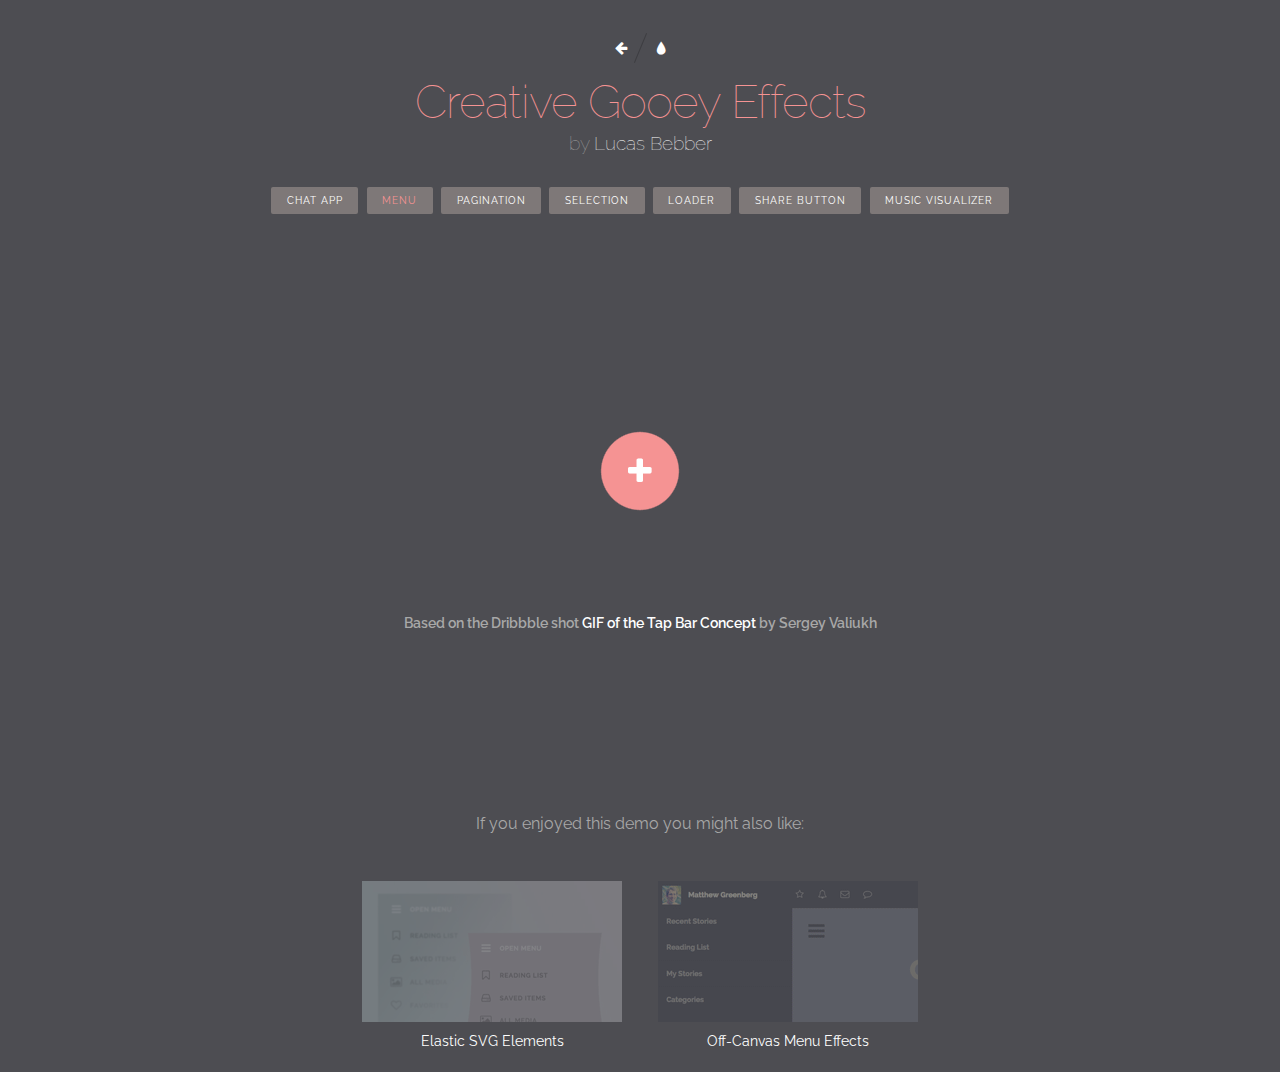
<file: CreativeGooeyEffects/menu.html>
<!DOCTYPE html>
<html lang="en" class="no-js">
	<head>
		<meta charset="UTF-8" />
		<meta http-equiv="X-UA-Compatible" content="IE=edge">
		<meta name="viewport" content="width=device-width, initial-scale=1, user-scalable=no">
		<title>Creative Gooey Effects: Menu</title>
		<meta name="description" content="Practical examples of how to apply the Gooey effect by Lucas Bebber" />
		<meta name="keywords" content="gooey, effect, inspiration, web design, example, css, svg, filter" />
		<meta name="author" content="Lucas Bebber for Codrops" />
		<link rel="shortcut icon" href="../favicon.ico">
		<link rel="stylesheet" type="text/css" href="css/normalize.css" />
		<link rel="stylesheet" type="text/css" href="fonts/font-awesome-4.3.0/css/font-awesome.min.css" />
		<link rel="stylesheet" type="text/css" href="fonts/vicons/vicons-font.css" />
		<link rel="stylesheet" type="text/css" href="css/base.css" />
		<link rel="stylesheet" type="text/css" href="css/menu.css" />
		<!--[if IE]>
  		<script src="http://html5shiv.googlecode.com/svn/trunk/html5.js"></script>
		<![endif]-->
	</head>
	<body class="demo-2">
		<div class="container">
			<header class="codrops-header">
				<div class="codrops-links">
					<a class="codrops-icon codrops-icon--prev" href="http://tympanus.net/Tutorials/PlayfulTrampolineEffect/" title="Previous Demo"><span>Previous Demo</span></a>
					<a class="codrops-icon codrops-icon--drop" href="http://tympanus.net/codrops/?p=23487" title="Back to the article"><span>Back to the Codrops article</span></a>
				</div>
				<h1>Creative Gooey Effects <span>by <a href="http://twitter.com/lucasbebber">Lucas Bebber</a></span></h1>
				<nav class="codrops-demos">
					<a href="index.html">Chat App</a>
					<a class="current-demo" href="menu.html">Menu</a>
					<a href="pagination.html">Pagination</a>
					<a href="select.html">Selection</a>
					<a href="send.html">Loader</a>
					<a href="share.html">Share Button</a>
					<a href="player.html">Music Visualizer</a>
				</nav>
			</header>
			<div class="content">
				<div class="menu">
					<div class="menu-wrapper">
						<ul class="menu-items">
							<li class="menu-item">
								<button class="menu-item-button">
									<i class="menu-item-icon icon icon-reply"></i>
								</button>
								<div class="menu-item-bounce"></div>
							</li>
							<li class="menu-item">
								<button class="menu-item-button">
									<i class="menu-item-icon icon icon-box"></i>
								</button>
								<div class="menu-item-bounce"></div>
							</li>
							<li class="menu-item">
								<button class="menu-item-button">
									<i class="menu-item-icon icon icon-trash"></i>
								</button>
								<div class="menu-item-bounce"></div>
							</li>
						</ul>
						<button class="menu-toggle-button">
							<i class="fa fa-plus menu-toggle-icon"></i>
						</button>
					</div>
				</div>
				<p class="info">Based on the Dribbble shot <a href="https://dribbble.com/shots/1936758-GIF-of-the-Tap-Bar-Concept">GIF of the Tap Bar Concept</a> by Sergey Valiukh</p>
			</div>

			<svg xmlns="http://www.w3.org/2000/svg" version="1.1" width="800">
			  <defs>
			    <filter id="goo">
			      <feGaussianBlur in="SourceGraphic" stdDeviation="10" result="blur" />
			      <feColorMatrix in="blur" mode="matrix" values="1 0 0 0 0  0 1 0 0 0  0 0 1 0 0  0 0 0 19 -9" result="goo" />
			      <feComposite in="SourceGraphic" in2="goo" operator="atop"/>
			    </filter>
			  </defs>
			</svg>
			<!-- Related demos -->
			<section class="content content--related">
				<p>If you enjoyed this demo you might also like:</p>
				<a class="media-item" href="http://tympanus.net/Development/ElasticSVGElements/">
					<img class="media-item__img" src="img/related/MorphingShapeEffects.png">
					<h3 class="media-item__title">Elastic SVG Elements</h3>
				</a>
				<a class="media-item" href="http://tympanus.net/Development/OffCanvasMenuEffects/">
					<img class="media-item__img" src="img/related/OffCanvasMenuEffects.png">
					<h3 class="media-item__title">Off-Canvas Menu Effects</h3>
				</a>
			</section>
		</div><!-- /container -->
		<script src="js/jquery.min.js"></script>
		<script src="js/TweenMax.min.js"></script>
		<script src="js/menu.js"></script>
	</body>
</html>
</file>
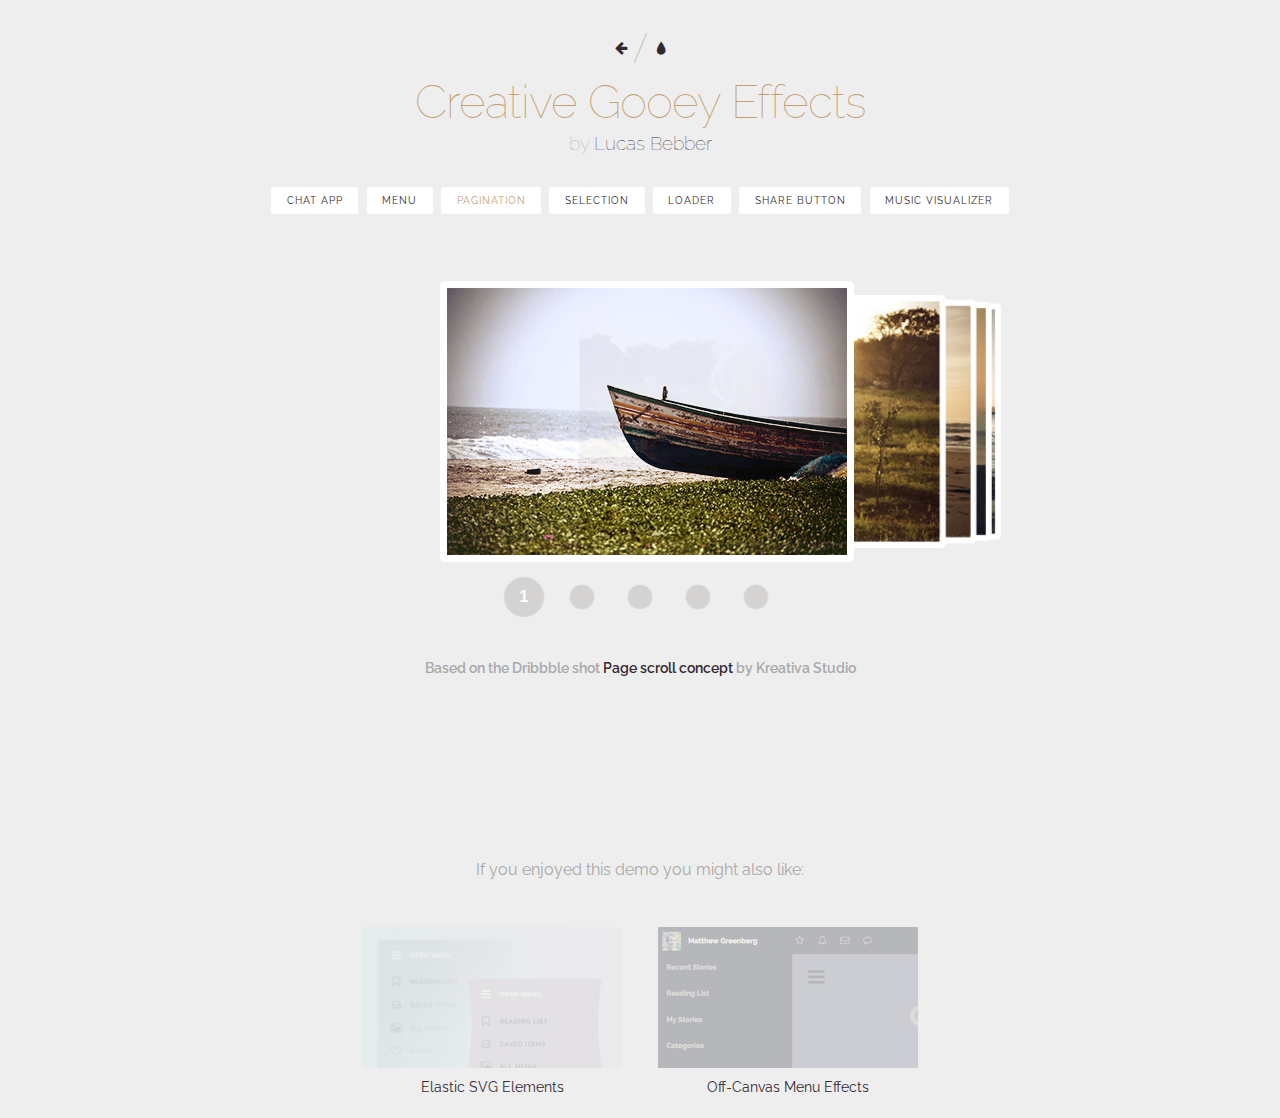
<file: CreativeGooeyEffects/pagination.html>
<!DOCTYPE html>
<html lang="en" class="no-js">
	<head>
		<meta charset="UTF-8" />
		<meta http-equiv="X-UA-Compatible" content="IE=edge">
		<meta name="viewport" content="width=device-width, initial-scale=1, user-scalable=no">
		<title>Creative Gooey Effects: Menu</title>
		<meta name="description" content="Practical examples of how to apply the Gooey effect by Lucas Bebber" />
		<meta name="keywords" content="gooey, effect, inspiration, web design, example, css, svg, filter" />
		<meta name="author" content="Lucas Bebber for Codrops" />
		<link rel="shortcut icon" href="../favicon.ico">
		<link rel="stylesheet" type="text/css" href="css/normalize.css" />
		<link rel="stylesheet" type="text/css" href="fonts/font-awesome-4.3.0/css/font-awesome.min.css" />
		<link rel="stylesheet" type="text/css" href="fonts/vicons/vicons-font.css" />
		<link rel="stylesheet" type="text/css" href="css/base.css" />
		<link rel="stylesheet" type="text/css" href="css/pagination.css" />
		<!--[if IE]>
  		<script src="http://html5shiv.googlecode.com/svn/trunk/html5.js"></script>
		<![endif]-->
	</head>
	<body class="demo-3">
		<div class="container">
			<header class="codrops-header">
				<div class="codrops-links">
					<a class="codrops-icon codrops-icon--prev" href="http://tympanus.net/Tutorials/PlayfulTrampolineEffect/" title="Previous Demo"><span>Previous Demo</span></a>
					<a class="codrops-icon codrops-icon--drop" href="http://tympanus.net/codrops/?p=23487" title="Back to the article"><span>Back to the Codrops article</span></a>
				</div>
				<h1>Creative Gooey Effects <span>by <a href="http://twitter.com/lucasbebber">Lucas Bebber</a></span></h1>
				<nav class="codrops-demos">
					<a href="index.html">Chat App</a>
					<a href="menu.html">Menu</a>
					<a class="current-demo" href="pagination.html">Pagination</a>
					<a href="select.html">Selection</a>
					<a href="send.html">Loader</a>
					<a href="share.html">Share Button</a>
					<a href="player.html">Music Visualizer</a>
				</nav>
			</header>
			<div class="content">
				<div class="pagination">
					<div class="pagination-content">
						<div class="pagination-item">
							<img src="img/1.jpg" alt="image01" />
						</div>
						<div class="pagination-item">
							<img src="img/2.jpg" alt="image02" />
						</div>
						<div class="pagination-item">
							<img src="img/3.jpg" alt="image03" />
						</div>
						<div class="pagination-item">
							<img src="img/4.jpg" alt="image04" />
						</div>
						<div class="pagination-item">
							<img src="img/5.jpg" alt="image05" />
						</div>
					</div>
					<div class="pagination-navigation">
						<div class="pagination-current"></div>
						<div class="pagination-dots">
							<button class="pagination-dot">
								<span class="pagination-number">1</span>
							</button>
							<button class="pagination-dot">
								<span class="pagination-number">2</span>
							</button>
							<button class="pagination-dot">
								<span class="pagination-number">3</span>
							</button>
							<button class="pagination-dot">
								<span class="pagination-number">4</span>
							</button>
							<button class="pagination-dot">
								<span class="pagination-number">5</span>
							</button>
						</div>
					</div>
				</div>
				<p class="info">Based on the Dribbble shot <a href="https://dribbble.com/shots/1676635-Page-scroll-concept">Page scroll concept</a> by Kreativa Studio</p>
			</div>

			<svg xmlns="http://www.w3.org/2000/svg" version="1.1" width="800">
			  <defs>
			    <filter id="goo">
			      <feGaussianBlur in="SourceGraphic" stdDeviation="10" result="blur" />
			      <feColorMatrix in="blur" mode="matrix" values="1 0 0 0 0  0 1 0 0 0  0 0 1 0 0  0 0 0 19 -9" result="goo" />
			      <feComposite in="SourceGraphic" in2="goo" operator="atop"/>
			    </filter>
			  </defs>
			</svg>
			<!-- Related demos -->
			<section class="content content--related">
				<p>If you enjoyed this demo you might also like:</p>
				<a class="media-item" href="http://tympanus.net/Development/ElasticSVGElements/">
					<img class="media-item__img" src="img/related/MorphingShapeEffects.png">
					<h3 class="media-item__title">Elastic SVG Elements</h3>
				</a>
				<a class="media-item" href="http://tympanus.net/Development/OffCanvasMenuEffects/">
					<img class="media-item__img" src="img/related/OffCanvasMenuEffects.png">
					<h3 class="media-item__title">Off-Canvas Menu Effects</h3>
				</a>
			</section>
		</div><!-- /container -->
		<script src="js/jquery.min.js"></script>
		<script src="js/TweenMax.min.js"></script>
		<script src="js/pagination.js"></script>
	</body>
</html>
</file>
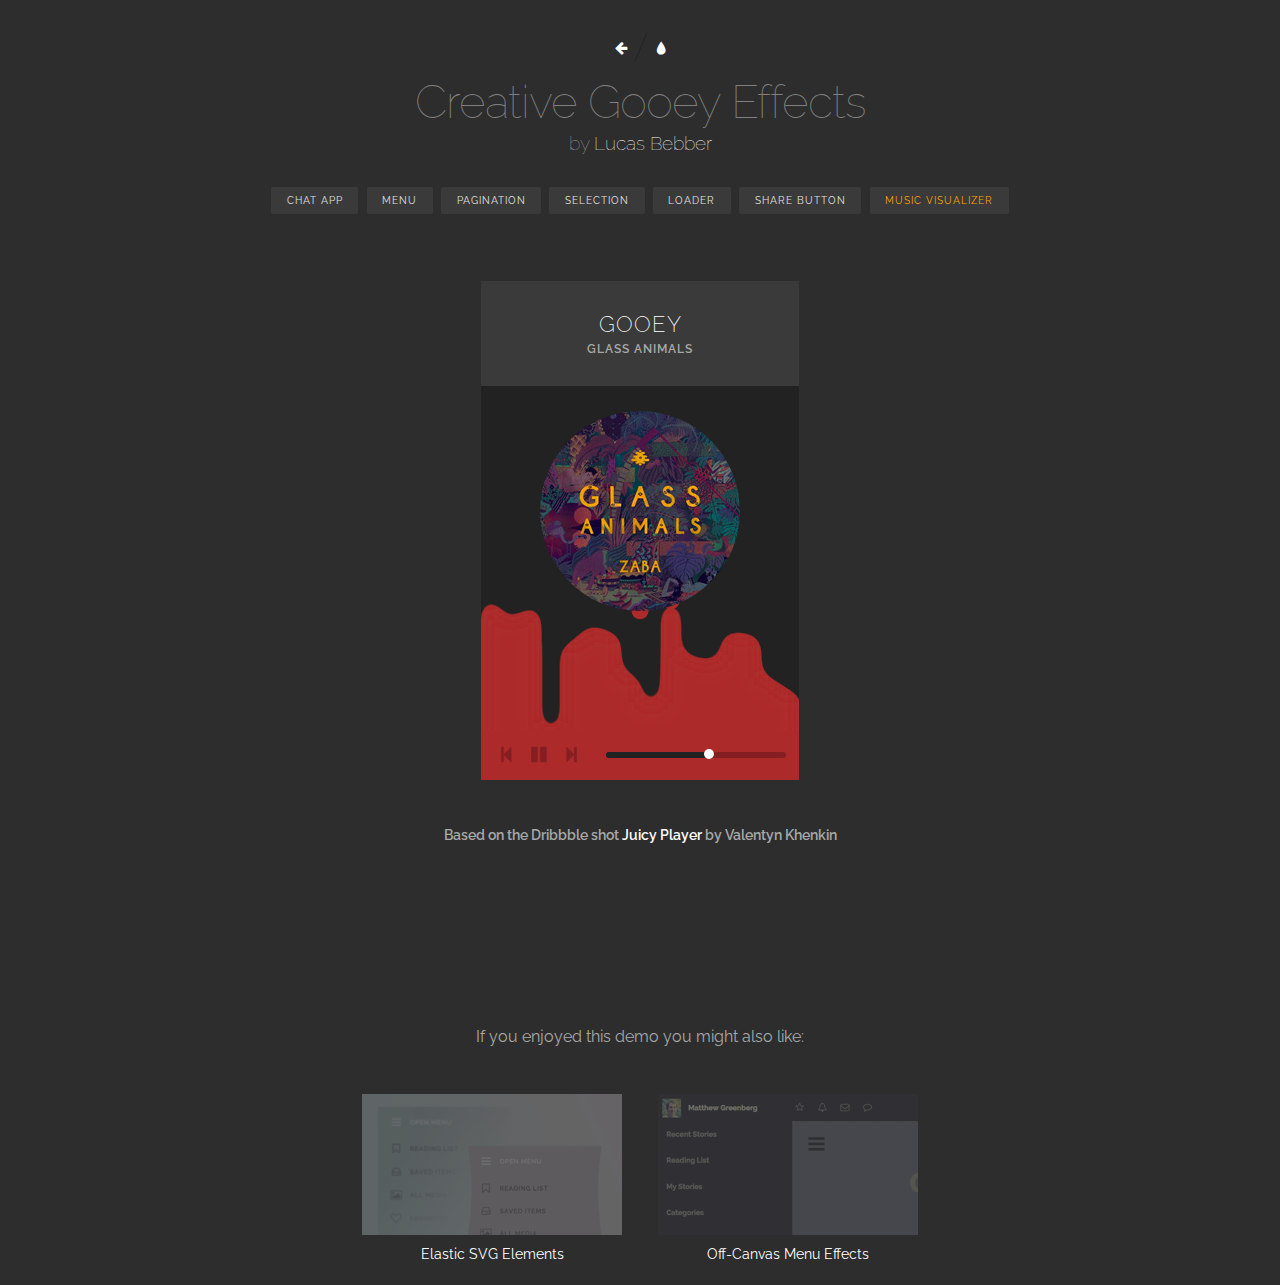
<file: CreativeGooeyEffects/player.html>
<!DOCTYPE html>
<html lang="en" class="no-js">
	<head>
		<meta charset="UTF-8" />
		<meta http-equiv="X-UA-Compatible" content="IE=edge">
		<meta name="viewport" content="width=device-width, initial-scale=1, user-scalable=no">
		<title>Creative Gooey Effects: Music Visualizer</title>
		<meta name="description" content="Practical examples of how to apply the Gooey effect by Lucas Bebber" />
		<meta name="keywords" content="gooey, effect, inspiration, web design, example, css, svg, filter" />
		<meta name="author" content="Lucas Bebber for Codrops" />
		<link rel="shortcut icon" href="../favicon.ico">
		<link rel="stylesheet" type="text/css" href="css/normalize.css" />
		<link rel="stylesheet" type="text/css" href="fonts/font-awesome-4.3.0/css/font-awesome.min.css" />
		<link rel="stylesheet" type="text/css" href="fonts/vicons/vicons-font.css" />
		<link rel="stylesheet" type="text/css" href="css/base.css" />
		<link rel="stylesheet" type="text/css" href="css/player.css" />
		<!--[if IE]>
  		<script src="http://html5shiv.googlecode.com/svn/trunk/html5.js"></script>
		<![endif]-->
	</head>
	<body class="demo-7">
		<div class="container">
			<header class="codrops-header">
				<div class="codrops-links">
					<a class="codrops-icon codrops-icon--prev" href="http://tympanus.net/Tutorials/PlayfulTrampolineEffect/" title="Previous Demo"><span>Previous Demo</span></a>
					<a class="codrops-icon codrops-icon--drop" href="http://tympanus.net/codrops/?p=23487" title="Back to the article"><span>Back to the Codrops article</span></a>
				</div>
				<h1>Creative Gooey Effects <span>by <a href="http://twitter.com/lucasbebber">Lucas Bebber</a></span></h1>
				<nav class="codrops-demos">
					<a href="index.html">Chat App</a>
					<a href="menu.html">Menu</a>
					<a href="pagination.html">Pagination</a>
					<a href="select.html">Selection</a>
					<a href="send.html">Loader</a>
					<a href="share.html">Share Button</a>
					<a class="current-demo" href="player.html">Music Visualizer</a>
				</nav>
			</header>
			<div class="content">
				<div class="player">
					<div class="player-info">
						<div class="player-info-text">
							<h2 class="player-song-name">Gooey</h2>
							<h3 class="player-artist">Glass Animals</h3>
						</div>
						<div class="player-cover">
							<img src="img/glassanimals.jpg" alt="Glass Animals Albumart">
						</div>
					</div>
					<div class="player-spectrum">
						<div class="player-spectrum-bars">
							<div class="player-spectrum-bar"></div>
							<div class="player-spectrum-bar"></div>
							<div class="player-spectrum-bar"></div>
							<div class="player-spectrum-bar"></div>
							<div class="player-spectrum-bar"></div>
							<div class="player-spectrum-bar"></div>
							<div class="player-spectrum-bar"></div>
							<div class="player-spectrum-bar"></div>
							<div class="player-spectrum-bar"></div>
							<div class="player-spectrum-bar"></div>
							<div class="player-spectrum-bar"></div>
							<div class="player-spectrum-bar"></div>
							<div class="player-spectrum-bar"></div>
							<div class="player-spectrum-bar"></div>
							<div class="player-spectrum-bar"></div>
							<div class="player-spectrum-bar"></div>
						</div>
						<div class="player-spectrum-floor"></div>
					</div>
					<div class="player-drops"></div>
					<div class="player-controls">
						<div class="player-buttons">
							<button class="player-button">
								<i class="fa fa-step-backward"></i> 
							</button>
							<button class="player-button play-pause-button">
								<i class="fa fa-pause"></i> 
							</button>
							<button class="player-button">
								<i class="fa fa-step-forward"></i> 
							</button>
						</div>
						<div class="player-slider"></div>
					</div>
				</div>
				<p class="info">Based on the Dribbble shot <a href="https://dribbble.com/shots/1857356-Juicy-Player">Juicy Player</a> by Valentyn Khenkin</p>
			</div>
			<svg xmlns="http://www.w3.org/2000/svg" version="1.1" width="800">
			  <defs>
			    <filter id="goo">
			      <feGaussianBlur in="SourceGraphic" stdDeviation="10" result="blur" />
			      <feColorMatrix in="blur" mode="matrix" values="1 0 0 0 0  0 1 0 0 0  0 0 1 0 0  0 0 0 19 -9" result="goo" />
			      <feComposite in="SourceGraphic" in2="goo" operator="atop"/>
			    </filter>
			    <filter id="goo-no-comp">
			      <feGaussianBlur in="SourceGraphic" stdDeviation="10" result="blur" />
			      <feColorMatrix in="blur" mode="matrix" values="1 0 0 0 0  0 1 0 0 0  0 0 1 0 0  0 0 0 20 -9" result="goo" />
			    </filter>
			    <filter id="goo-drops">
			      <feGaussianBlur in="SourceGraphic" stdDeviation="6" result="blur" />
			      <feColorMatrix in="blur" mode="matrix" values="1 0 0 0 0  0 1 0 0 0  0 0 1 0 0  0 0 0 19 -9" result="goo" />
			    </filter>
			  </defs>
			</svg>
			<!-- Related demos -->
			<section class="content content--related">
				<p>If you enjoyed this demo you might also like:</p>
				<a class="media-item" href="http://tympanus.net/Development/ElasticSVGElements/">
					<img class="media-item__img" src="img/related/MorphingShapeEffects.png">
					<h3 class="media-item__title">Elastic SVG Elements</h3>
				</a>
				<a class="media-item" href="http://tympanus.net/Development/OffCanvasMenuEffects/">
					<img class="media-item__img" src="img/related/OffCanvasMenuEffects.png">
					<h3 class="media-item__title">Off-Canvas Menu Effects</h3>
				</a>
			</section>
		</div><!-- /container -->
		<script src="js/jquery.min.js"></script>
		<script src="js/TweenMax.min.js"></script>
		<script src="js/player.js"></script>
	</body>
</html>
</file>
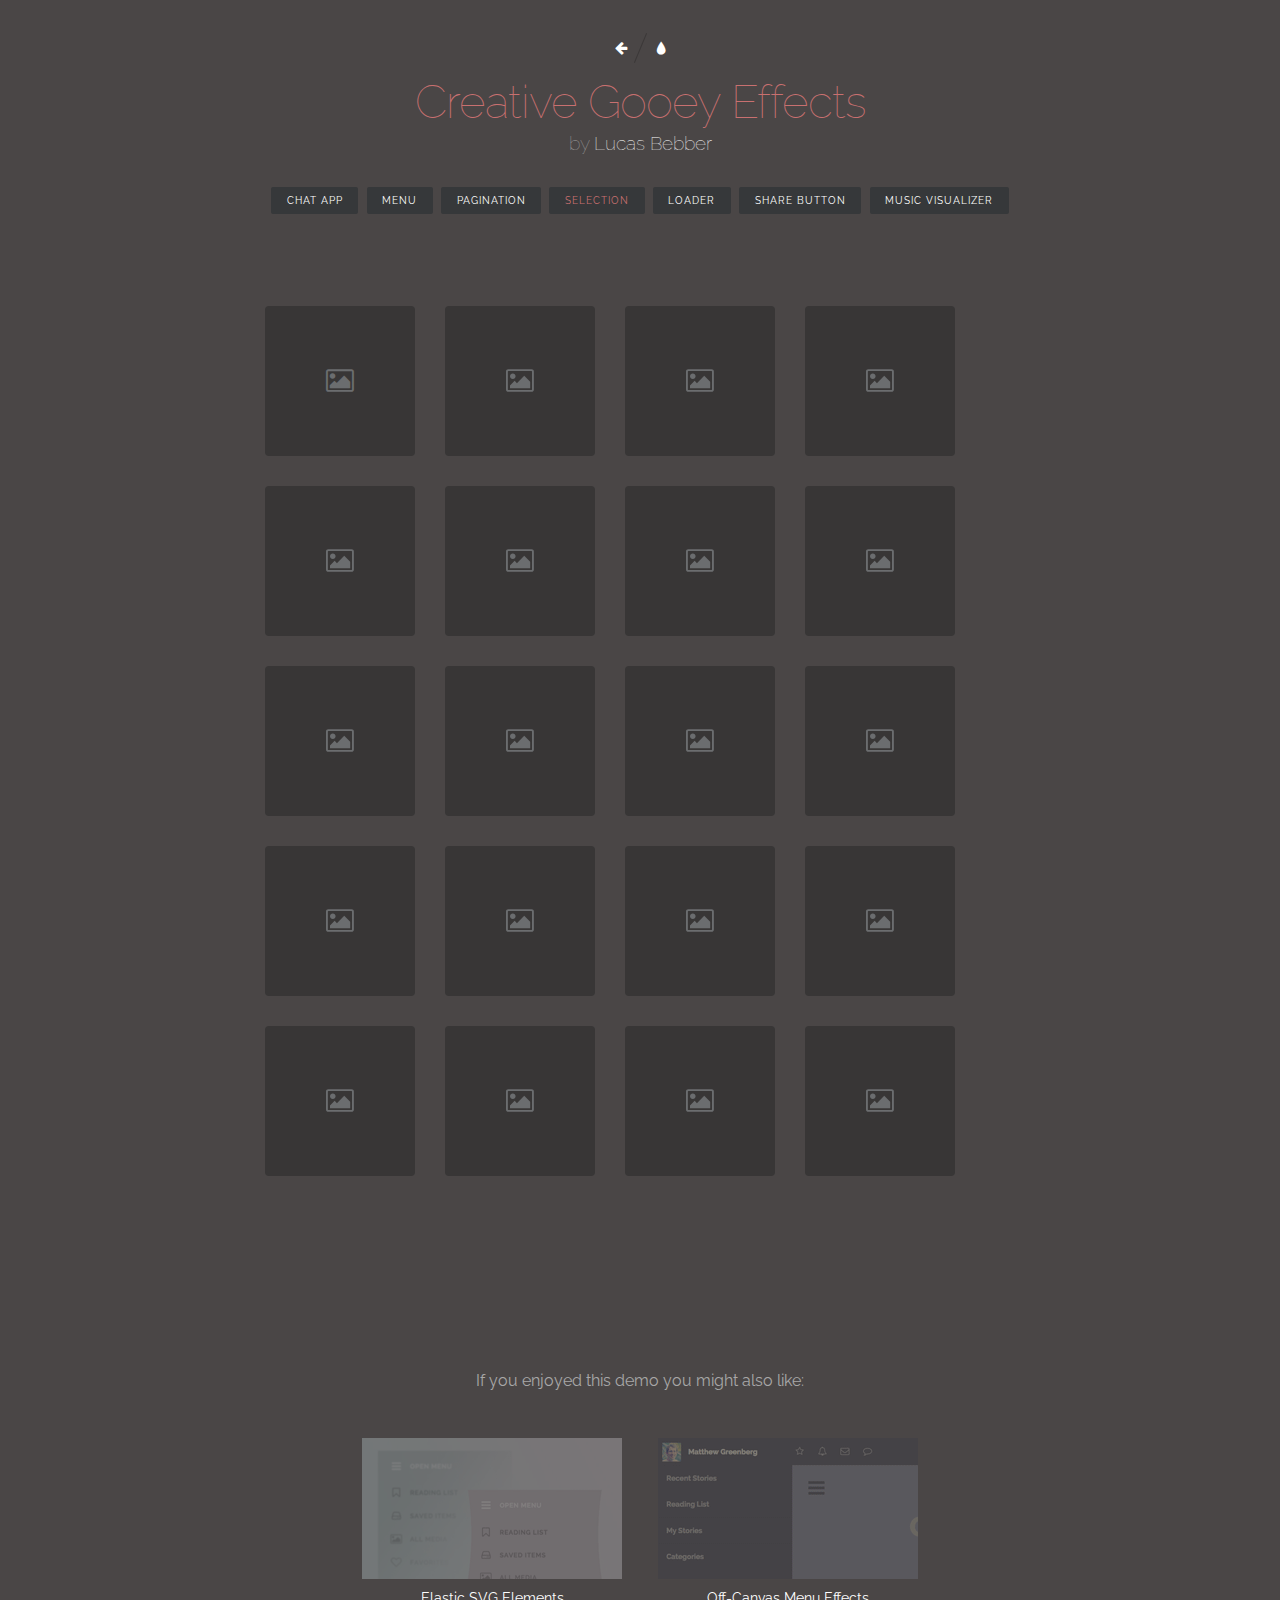
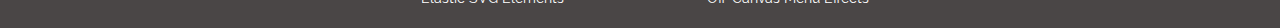
<file: CreativeGooeyEffects/select.html>
<!DOCTYPE html>
<html lang="en" class="no-js">
	<head>
		<meta charset="UTF-8" />
		<meta http-equiv="X-UA-Compatible" content="IE=edge">
		<meta name="viewport" content="width=device-width, initial-scale=1, user-scalable=no">
		<title>Creative Gooey Effects: Selection</title>
		<meta name="description" content="Practical examples of how to apply the Gooey effect by Lucas Bebber" />
		<meta name="keywords" content="gooey, effect, inspiration, web design, example, css, svg, filter" />
		<meta name="author" content="Lucas Bebber for Codrops" />
		<link rel="shortcut icon" href="../favicon.ico">
		<link rel="stylesheet" type="text/css" href="css/normalize.css" />
		<link rel="stylesheet" type="text/css" href="fonts/font-awesome-4.3.0/css/font-awesome.min.css" />
		<link rel="stylesheet" type="text/css" href="fonts/vicons/vicons-font.css" />
		<link rel="stylesheet" type="text/css" href="css/base.css" />
		<link rel="stylesheet" type="text/css" href="css/select.css" />
		<!--[if IE]>
  		<script src="http://html5shiv.googlecode.com/svn/trunk/html5.js"></script>
		<![endif]-->
	</head>
	<body class="demo-4">
		<div class="container">
			<header class="codrops-header">
				<div class="codrops-links">
					<a class="codrops-icon codrops-icon--prev" href="http://tympanus.net/Tutorials/PlayfulTrampolineEffect/" title="Previous Demo"><span>Previous Demo</span></a>
					<a class="codrops-icon codrops-icon--drop" href="http://tympanus.net/codrops/?p=23487" title="Back to the article"><span>Back to the Codrops article</span></a>
				</div>
				<h1>Creative Gooey Effects <span>by <a href="http://twitter.com/lucasbebber">Lucas Bebber</a></span></h1>
				<nav class="codrops-demos">
					<a href="index.html">Chat App</a>
					<a href="menu.html">Menu</a>
					<a href="pagination.html">Pagination</a>
					<a class="current-demo" href="select.html">Selection</a>
					<a href="send.html">Loader</a>
					<a href="share.html">Share Button</a>
					<a href="player.html">Music Visualizer</a>
				</nav>
			</header>
			<div class="content">
				<div class="select-container">
					<div class="selection-highlights"></div>
					<div class="selection-content"></div>
				</div>
			</div>
			<svg xmlns="http://www.w3.org/2000/svg" version="1.1" width="800">
			  <defs>
			    <filter id="goo">
			      <feGaussianBlur in="SourceGraphic" stdDeviation="9" result="blur" />
			      <feColorMatrix in="blur" mode="matrix" values="1 0 0 0 0  0 1 0 0 0  0 0 1 0 0  0 0 0 20 -6" result="goo" />
			      <feComposite in="SourceGraphic" in2="goo" operator="atop" result="goo"/>
			    </filter>
			  </defs>
			</svg>
			<!-- Related demos -->
			<section class="content content--related">
				<p>If you enjoyed this demo you might also like:</p>
				<a class="media-item" href="http://tympanus.net/Development/ElasticSVGElements/">
					<img class="media-item__img" src="img/related/MorphingShapeEffects.png">
					<h3 class="media-item__title">Elastic SVG Elements</h3>
				</a>
				<a class="media-item" href="http://tympanus.net/Development/OffCanvasMenuEffects/">
					<img class="media-item__img" src="img/related/OffCanvasMenuEffects.png">
					<h3 class="media-item__title">Off-Canvas Menu Effects</h3>
				</a>
			</section>
		</div><!-- /container -->
		<script src="js/jquery.min.js"></script>
		<script src="js/TweenMax.min.js"></script>
		<script src="js/select.js"></script>
	</body>
</html>
</file>
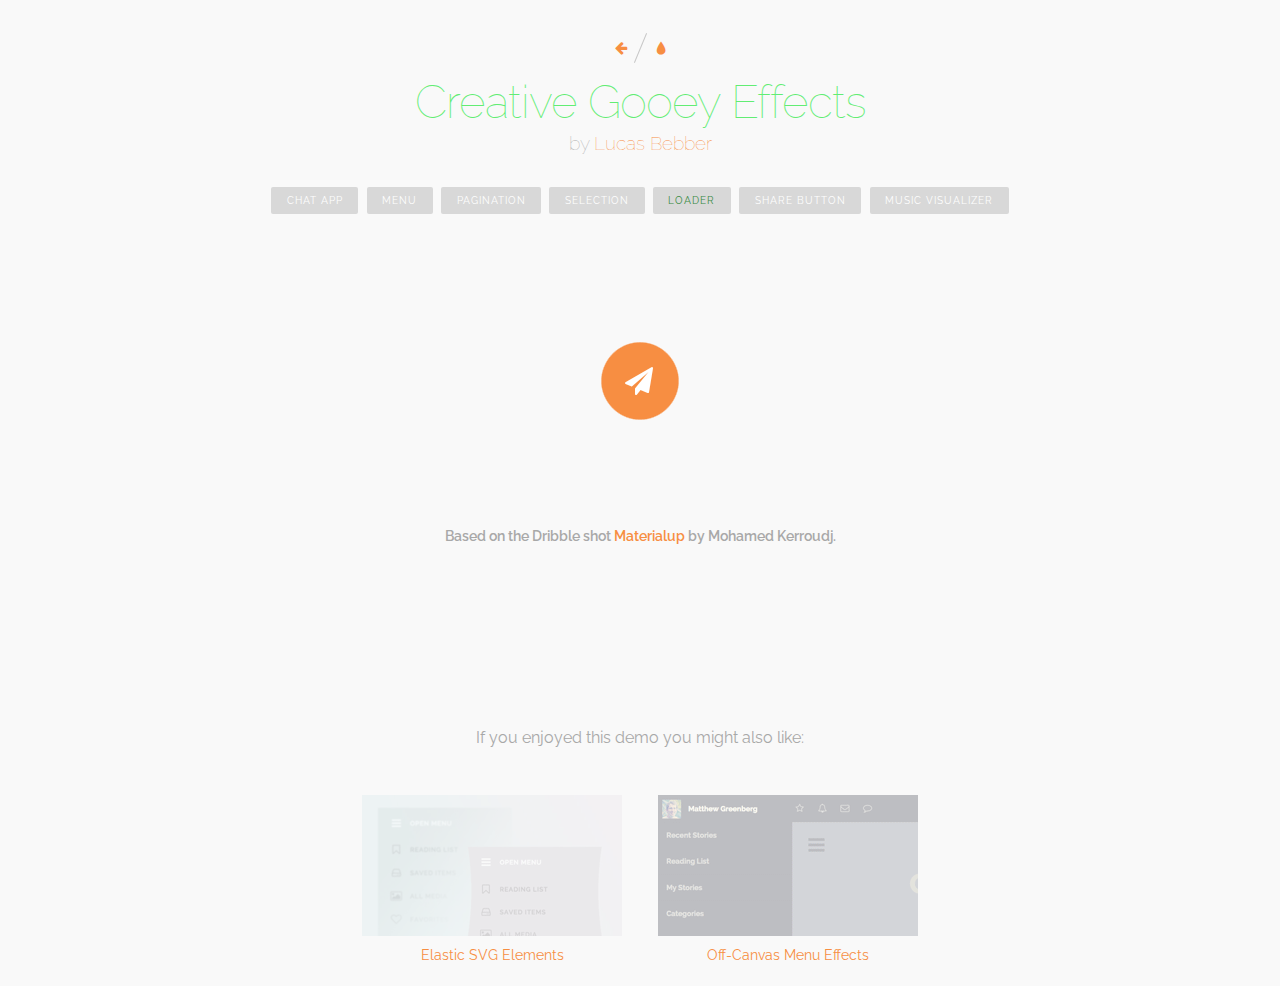
<file: CreativeGooeyEffects/send.html>
<!DOCTYPE html>
<html lang="en" class="no-js">
	<head>
		<meta charset="UTF-8" />
		<meta http-equiv="X-UA-Compatible" content="IE=edge">
		<meta name="viewport" content="width=device-width, initial-scale=1, user-scalable=no">
		<title>Creative Gooey Effects: Loader</title>
		<meta name="description" content="Practical examples of how to apply the Gooey effect by Lucas Bebber" />
		<meta name="keywords" content="gooey, effect, inspiration, web design, example, css, svg, filter" />
		<meta name="author" content="Lucas Bebber for Codrops" />
		<link rel="shortcut icon" href="../favicon.ico">
		<link rel="stylesheet" type="text/css" href="css/normalize.css" />
		<link rel="stylesheet" type="text/css" href="fonts/font-awesome-4.3.0/css/font-awesome.min.css" />
		<link rel="stylesheet" type="text/css" href="fonts/vicons/vicons-font.css" />
		<link rel="stylesheet" type="text/css" href="css/base.css" />
		<link rel="stylesheet" type="text/css" href="css/send.css" />
		<!--[if IE]>
  		<script src="http://html5shiv.googlecode.com/svn/trunk/html5.js"></script>
		<![endif]-->
	</head>
	<body class="demo-5">
		<div class="container">
			<header class="codrops-header">
				<div class="codrops-links">
					<a class="codrops-icon codrops-icon--prev" href="http://tympanus.net/Tutorials/PlayfulTrampolineEffect/" title="Previous Demo"><span>Previous Demo</span></a>
					<a class="codrops-icon codrops-icon--drop" href="http://tympanus.net/codrops/?p=23487" title="Back to the article"><span>Back to the Codrops article</span></a>
				</div>
				<h1>Creative Gooey Effects <span>by <a href="http://twitter.com/lucasbebber">Lucas Bebber</a></span></h1>
				<nav class="codrops-demos">
					<a href="index.html">Chat App</a>
					<a href="menu.html">Menu</a>
					<a href="pagination.html">Pagination</a>
					<a href="select.html">Selection</a>
					<a class="current-demo" href="send.html">Loader</a>
					<a href="share.html">Share Button</a>
					<a href="player.html">Music Visualizer</a>
				</nav>
			</header>
			<div class="content">
				<div class="send">
					<div class="send-indicator">
						<div class="send-indicator-dot"></div>
						<div class="send-indicator-dot"></div>
						<div class="send-indicator-dot"></div>
						<div class="send-indicator-dot"></div>
					</div>
					<button class="send-button">
						<div class="sent-bg"></div>
						<i class="fa fa-send send-icon"></i>
						<i class="fa fa-check sent-icon"></i>
					</button>
				</div>
				<p class="info">Based on the Dribble shot <a href="https://dribbble.com/shots/1932977-Materialup">Materialup</a> by Mohamed Kerroudj.</p>
			</div>
			<svg xmlns="http://www.w3.org/2000/svg" version="1.1" width="800">
			  <defs>
			    <filter id="goo">
			      <feGaussianBlur in="SourceGraphic" stdDeviation="10" result="blur" />
			      <feColorMatrix in="blur" mode="matrix" values="1 0 0 0 0  0 1 0 0 0  0 0 1 0 0  0 0 0 19 -9" result="goo" />
			      <feComposite in="SourceGraphic" in2="goo" operator="atop"/>
			    </filter>
			    <filter id="goo-no-comp">
			      <feGaussianBlur in="SourceGraphic" stdDeviation="10" result="blur" />
			      <feColorMatrix in="blur" mode="matrix" values="1 0 0 0 0  0 1 0 0 0  0 0 1 0 0  0 0 0 19 -9" result="goo" />
			    </filter>
			  </defs>
			</svg>
			<!-- Related demos -->
			<section class="content content--related">
				<p>If you enjoyed this demo you might also like:</p>
				<a class="media-item" href="http://tympanus.net/Development/ElasticSVGElements/">
					<img class="media-item__img" src="img/related/MorphingShapeEffects.png">
					<h3 class="media-item__title">Elastic SVG Elements</h3>
				</a>
				<a class="media-item" href="http://tympanus.net/Development/OffCanvasMenuEffects/">
					<img class="media-item__img" src="img/related/OffCanvasMenuEffects.png">
					<h3 class="media-item__title">Off-Canvas Menu Effects</h3>
				</a>
			</section>
		</div><!-- /container -->
		<script src="js/jquery.min.js"></script>
		<script src="js/TweenMax.min.js"></script>
		<script src="js/send.js"></script>
	</body>
</html>
</file>
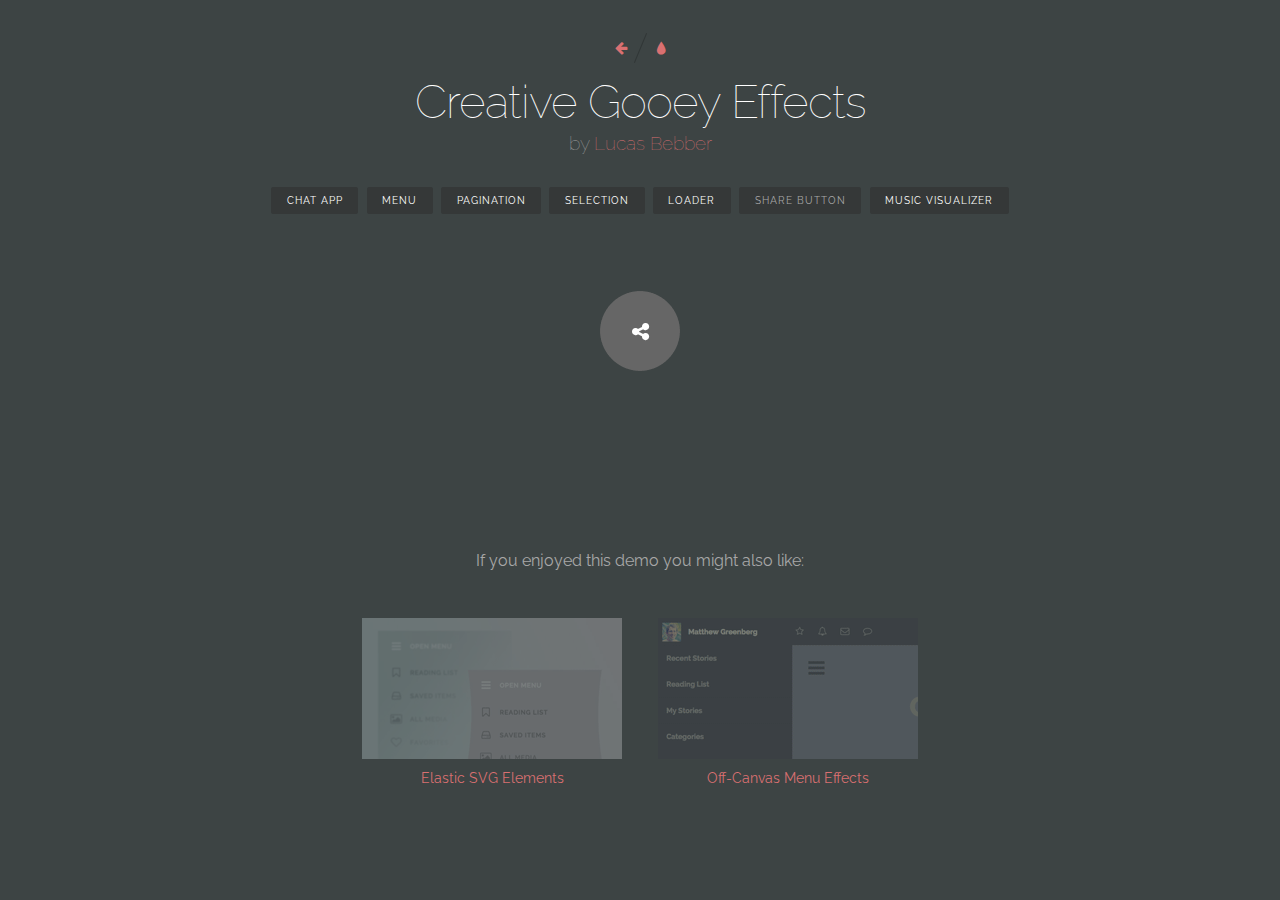
<file: CreativeGooeyEffects/share.html>
<!DOCTYPE html>
<html lang="en" class="no-js">
	<head>
		<meta charset="UTF-8" />
		<meta http-equiv="X-UA-Compatible" content="IE=edge">
		<meta name="viewport" content="width=device-width, initial-scale=1, user-scalable=no">
		<title>Creative Gooey Effects: Share Button</title>
		<meta name="description" content="Practical examples of how to apply the Gooey effect by Lucas Bebber" />
		<meta name="keywords" content="gooey, effect, inspiration, web design, example, css, svg, filter" />
		<meta name="author" content="Lucas Bebber for Codrops" />
		<link rel="shortcut icon" href="../favicon.ico">
		<link rel="stylesheet" type="text/css" href="css/normalize.css" />
		<link rel="stylesheet" type="text/css" href="fonts/font-awesome-4.3.0/css/font-awesome.min.css" />
		<link rel="stylesheet" type="text/css" href="fonts/vicons/vicons-font.css" />
		<link rel="stylesheet" type="text/css" href="css/base.css" />
		<link rel="stylesheet" type="text/css" href="css/share.css" />
		<!--[if IE]>
  		<script src="http://html5shiv.googlecode.com/svn/trunk/html5.js"></script>
		<![endif]-->
	</head>
	<body class="demo-6">
		<div class="container">
			<header class="codrops-header">
				<div class="codrops-links">
					<a class="codrops-icon codrops-icon--prev" href="http://tympanus.net/Tutorials/PlayfulTrampolineEffect/" title="Previous Demo"><span>Previous Demo</span></a>
					<a class="codrops-icon codrops-icon--drop" href="http://tympanus.net/codrops/?p=23487" title="Back to the article"><span>Back to the Codrops article</span></a>
				</div>
				<h1>Creative Gooey Effects <span>by <a href="http://twitter.com/lucasbebber">Lucas Bebber</a></span></h1>
				<nav class="codrops-demos">
					<a href="index.html">Chat App</a>
					<a href="menu.html">Menu</a>
					<a href="pagination.html">Pagination</a>
					<a href="select.html">Selection</a>
					<a href="send.html">Loader</a>
					<a class="current-demo" href="share.html">Share Button</a>
					<a href="player.html">Music Visualizer</a>
				</nav>
			</header>
			<div class="content">
				<div class="share">
					<button class="share-toggle-button">
						<i class="share-icon fa fa-share-alt"></i>
					</button>
					<ul class="share-items">
						<li class="share-item">
							<a href="#" class="share-button">
								<i class="share-icon fa fa-facebook"></i>
							</a>
						</li>
						<li class="share-item">
							<a href="#" class="share-button">
								<i class="share-icon fa fa-twitter"></i>
							</a>
						</li>
						<li class="share-item">
							<a href="#" class="share-button">
								<i class="share-icon fa fa-pinterest"></i>
							</a>
						</li>
						<li class="share-item">
							<a href="#" class="share-button">
								<i class="share-icon fa fa-tumblr"></i>
							</a>
						</li>
					</ul>
				</div>
			</div>
			
			<svg xmlns="http://www.w3.org/2000/svg" version="1.1" width="800">
			  <defs>
			    <filter id="goo">
			      <feGaussianBlur in="SourceGraphic" stdDeviation="12" result="blur" />
			      <feColorMatrix in="blur" mode="matrix" values="1 0 0 0 0  0 1 0 0 0  0 0 1 0 0  0 0 0 35 -15" result="goo" />
			      <feComposite in="SourceGraphic" in2="goo" operator="atop"/>
			    </filter>
			  </defs>
			</svg>
			<!-- Related demos -->
			<section class="content content--related">
				<p>If you enjoyed this demo you might also like:</p>
				<a class="media-item" href="http://tympanus.net/Development/ElasticSVGElements/">
					<img class="media-item__img" src="img/related/MorphingShapeEffects.png">
					<h3 class="media-item__title">Elastic SVG Elements</h3>
				</a>
				<a class="media-item" href="http://tympanus.net/Development/OffCanvasMenuEffects/">
					<img class="media-item__img" src="img/related/OffCanvasMenuEffects.png">
					<h3 class="media-item__title">Off-Canvas Menu Effects</h3>
				</a>
			</section>
		</div><!-- /container -->
		<script src="js/jquery.min.js"></script>
		<script src="js/TweenMax.min.js"></script>
		<script src="js/share.js"></script>
	</body>
</html>
</file>
<file: CreativeGooeyEffects/fonts/vicons/vicons-font.css>
@font-face {
	font-family: 'vicons';
	src:url('vicons.eot?1u5j7r');
	src:url('vicons.eot?#iefix1u5j7r') format('embedded-opentype'),
		url('vicons.woff?1u5j7r') format('woff'),
		url('vicons.ttf?1u5j7r') format('truetype'),
		url('vicons.svg?1u5j7r#vicons') format('svg');
	font-weight: normal;
	font-style: normal;
}

.icon {
	display: inline-block;
	position: relative;
	font-family: 'vicons';
	font-size: inherit;
	font-style: normal;
	line-height: inherit;
	vertical-align: middle;
	text-rendering: auto;
	font-weight: normal;
	-webkit-font-smoothing: antialiased;
	-moz-osx-font-smoothing: grayscale;
	transform: translate(0, 0);
}

.icon::before {
	display: inline-block;
	width: 100%;
}

.icon-box:before {
	content: "\e600";
}

.icon-write:before {
	content: "\e601";
}

.icon-clock:before {
	content: "\e602";
}

.icon-reply:before {
	content: "\e603";
}

.icon-reply-all:before {
	content: "\e604";
}

.icon-forward:before,
.icon-backward:before {
	content: "\e605";
}

.icon-backward:before {
	-webkit-transform: rotate(180deg);
	transform: rotate(180deg);
}

.icon-flag:before {
	content: "\e606";
}

.icon-search:before {
	content: "\e607";
}

.icon-trash:before {
	content: "\e608";
}

.icon-envelope:before {
	content: "\e609";
}

.icon-bubble:before {
	content: "\e60a";
}

.icon-bubbles:before {
	content: "\e60b";
}

.icon-user:before {
	content: "\e60c";
}

.icon-users:before {
	content: "\e60d";
}

.icon-cloud:before {
	content: "\e60e";
}

.icon-download:before {
	content: "\e60f";
}

.icon-upload:before {
	content: "\e610";
}

.icon-rain:before {
	content: "\e611";
}

.icon-sun:before {
	content: "\e612";
}

.icon-moon:before {
	content: "\e613";
}

.icon-bell:before {
	content: "\e614";
}

.icon-folder:before {
	content: "\e615";
}

.icon-pin:before {
	content: "\e616";
}

.icon-sound:before {
	content: "\e617";
}

.icon-microphone:before {
	content: "\e618";
}

.icon-camera:before {
	content: "\e619";
}

.icon-image:before {
	content: "\e61a";
}

.icon-cog:before {
	content: "\e61b";
}

.icon-calendar:before {
	content: "\e61c";
}

.icon-book:before {
	content: "\e61d";
}

.icon-map-marker:before {
	content: "\e61e";
}

.icon-store:before {
	content: "\e61f";
}

.icon-support:before {
	content: "\e620";
}

.icon-tag:before {
	content: "\e621";
}

.icon-heart:before {
	content: "\e622";
}

.icon-video-camera:before {
	content: "\e623";
}

.icon-trophy:before {
	content: "\e624";
}

.icon-cart:before {
	content: "\e625";
}

.icon-eye:before {
	content: "\e626";
}

.icon-cancel:before {
	content: "\e627";
}

.icon-chart:before {
	content: "\e628";
}

.icon-target:before {
	content: "\e629";
}

.icon-printer:before {
	content: "\e62a";
}

.icon-location:before {
	content: "\e62b";
}

.icon-bookmark:before {
	content: "\e62c";
}

.icon-monitor:before {
	content: "\e62d";
}

.icon-cross:before {
	content: "\e62e";
}

.icon-plus:before {
	content: "\e62f";
}

.icon-left:before,
.icon-right:before {
	content: "\e630";
}

.icon-previous:before,
.icon-right:before,
.icon-down:before {
	-webkit-transform: rotate(180deg);
	transform: rotate(180deg);
}

.icon-up:before,
.icon-down:before {
	content: "\e631";
}

.icon-browser:before {
	content: "\e632";
}

.icon-windows:before {
	content: "\e633";
}

.icon-switch:before {
	content: "\e634";
}

.icon-dashboard:before {
	content: "\e635";
}

.icon-play:before {
	content: "\e636";
}

.icon-fast-forward:before {
	content: "\e637";
}

.icon-previous:before,
.icon-next:before {
	content: "\e638";
}

.icon-refresh:before {
	content: "\e639";
}

.icon-film:before {
	content: "\e63a";
}

.icon-home:before {
	content: "\e63b";
}
</file>
<file: CreativeGooeyEffects/css/base.css>
@import url(http://fonts.googleapis.com/css?family=Raleway:100,400,600,800);
@font-face {
	font-weight: normal;
	font-style: normal;
	font-family: 'codropsicons';
	src: url("../fonts/codropsicons/codropsicons.eot");
	src: url("../fonts/codropsicons/codropsicons.eot?#iefix") format("embedded-opentype"), url("../fonts/codropsicons/codropsicons.woff") format("woff"), url("../fonts/codropsicons/codropsicons.ttf") format("truetype"), url("../fonts/codropsicons/codropsicons.svg#codropsicons") format("svg");
}

*,
*:after,
*:before {
	-webkit-box-sizing: border-box;
	box-sizing: border-box;
}

.cf:before,
.cf:after {
	content: '';
	display: table;
}

.cf:after {
	clear: both;
}

body {
	background: #46484a;
	color: #a8a8a8;
	font-weight: 400;
	font-size: 1em;
	font-family: 'Raleway', 'Avenir Next', 'Helvetica Neue', Helvetica, Arial, sans-serif;
}

a {
	color: #fff;
	text-decoration: none;
	outline: none;
}

a:hover,
a:focus,
.codrops-demos a.current-demo {
	color: #eab1c6;
	outline: none;
}

button:focus {
	outline: none;
}

.container {
	margin: 0 auto;
	text-align: center;
	overflow: hidden;
}

.content {
	text-align: left;
}

.info {
	text-align: center;
	padding-top: 2.5em;
	font-size: 0.85em;
	font-weight: 600;
}

/* Header */
.codrops-header {
	padding: 2em 0 4em;
	letter-spacing: -1px;
}

.codrops-header h1 {
	font-weight: 100;
	font-size: 2.9em;
	line-height: 1;
	margin: 0;
	color: #6fafdd;
}

.codrops-header h1 span {
	display: block;
	font-size: 40%;
	letter-spacing: 0;
	padding: 10px 0 30px;
	color: #a8a8a8;
}

.codrops-links {
	position: relative;
	display: inline-block;
	white-space: nowrap;
	text-align: center;
	font-size: 0.9em;
	margin-bottom: 15px;
	min-height: 32px;
}

.codrops-links::after {
	position: absolute;
	top: 0;
	left: 50%;
	width: 1px;
	height: 100%;
	background: rgba(0,0,0,0.2);
	content: '';
	-webkit-transform: rotate3d(0, 0, 1, 22.5deg);
	transform: rotate3d(0, 0, 1, 22.5deg);
}

.codrops-icon {
	display: inline-block;
	margin: 0.5em;
	padding: 0em 0;
	width: 1.5em;
	text-decoration: none;
}

.codrops-icon:before {
	margin: 0 5px;
	text-transform: none;
	font-weight: normal;
	font-style: normal;
	font-variant: normal;
	font-family: 'codropsicons';
	line-height: 1;
	speak: none;
	-webkit-font-smoothing: antialiased;
}

.codrops-icon span {
	display: none;
}

.codrops-icon--drop:before {
	content: "\e001";
}

.codrops-icon--prev:before {
	content: "\e004";
}

/* Demo links */
.codrops-demos a {
	display: inline-block;
	text-transform: uppercase;
	letter-spacing: 1px;
	font-size: 0.65em;
	background: #36383a;
	padding: 0.75em 1.5em;
	margin: 0.25em;
	border-radius: 2px;
}

/* Related demos */
.content--related {
	text-align: center;
	font-weight: 400;
}

.media-item {
	display: inline-block;
	padding: 1em;
	margin: 1em 0 0 0;
	vertical-align: top;
	-webkit-transition: color 0.3s;
	transition: color 0.3s;
}

.media-item__img {
	opacity: 0.3;
	max-width: 100%;
	-webkit-transition: opacity 0.3s;
	transition: opacity 0.3s;
}

.media-item:hover .media-item__img,
.media-item:focus .media-item__img {
	opacity: 1;
}

.media-item__title {
	font-size: 0.85em;
	margin: 0;
	padding: 0.5em;
	font-weight: 400;
}

/* Demo color */
.demo-2 { background: #4D4D52; }
.demo-2 a:hover, 
.demo-2 a:focus,
.demo-2 .codrops-demos a.current-demo { color: #f59393; }

.demo-2 .codrops-demos a {
	background: #7e7878;
}

.demo-2 .codrops-header h1 { color: #f59393; }

.demo-3 { background: #eeeeef; }
.demo-3 a { color: #322930; }
.demo-3 .codrops-demos a { background: #fff; }

.demo-3 a:hover, 
.demo-3 a:focus,
.demo-3 .codrops-demos a.current-demo {
	color: #c59e6f;
}

.demo-3 .codrops-header h1 { color: #c59e6f; }

.demo-4 { background: #4a4646; }
.demo-4 .codrops-demos a { background: #36383a; }

.demo-4 a:hover, 
.demo-4 a:focus,
.demo-4 .codrops-demos a.current-demo {
	color: #C87070;
}

.demo-4 .codrops-header h1 { color: #C87070; }

.demo-5 { background: #f9f9f9; }
.demo-5 a { color: #f78e42; }
.demo-5 .codrops-demos a { background: #d8d8d8; color: #fff;}

.demo-5 a:hover, 
.demo-5 a:focus,
.demo-5 .codrops-demos a.current-demo {
	color: #398B44;
}

.demo-5 .codrops-header h1 { color: #62ed74; }

.demo-6 { background: #3D4444; }
.demo-6 a { color: #DA7071; }
.demo-6 .codrops-demos a { background: #353838; color: #fff;}

.demo-6 a:hover, 
.demo-6 a:focus,
.demo-6 .codrops-demos a.current-demo {
	color: #a8a8a8;
}

.demo-6 .codrops-header h1 { color: #fff; }

.demo-7 { background: #2d2d2d; }
.demo-7 .codrops-demos a { background: #3A3A3A; color: #E2E2E2;}

.demo-7 a:hover, 
.demo-7 a:focus,
.demo-7 .codrops-demos a.current-demo {
	color: #FBA407;
}

.demo-7 .codrops-header h1 { color: #808080; }

@media screen and (max-width:50em) {
	.codrops-header {
		padding: 3em 10% 4em;
	}
}

@media screen and (max-width:40em) {
	.codrops-header h1 {
		font-size: 2.8em;
	}
}
</file>
<file: CreativeGooeyEffects/css/chat.css>
.chat-window button:focus {
	-webkit-tap-highlight-color: rgba(255,255,255,0);
	-webkit-tap-highlight-color: transparent;
	outline: none;
}

.chat-window {
	width: 310px;
	margin: 0 auto;
	overflow: hidden;
	border: 0px solid #36383a;
	border-width: 50px 15px;
	color: #474c57;
	border-radius: 20px;
	font-family: 'Avenir Next', 'Helvetica Neue', Helvetica, Arial, sans-serif;
}

@media screen and (max-width:380px) {
	.chat-window {
		border: none;
		border-radius: 0px;
	}
}

.chat-window a {
	color: #eab1c6;
}

.chat-window a:hover,
.chat-window a:focus {
	color: #C7668A;
}

.chat-messages {
	height: 460px;
	overflow-x: hidden;
	overflow-y: auto;
	width: 100%;
	position: relative;
	border-radius: 2px 2px 0 0;
	background: #BEE4F9;
}

.chat-messages-list {
	list-style-type: none;
	padding: 0;
	margin: 0;
	width: 100%;
	padding: 15px 25px 60px;
}

.chat-message {
	position: relative;
	font-size: 0;
	margin-bottom: 10px;
}

.chat-message-effect {
	position: absolute;
}

.chat-message-bubble {
	display: inline-block;
	font-size: 14px;
	max-width: 350px;
	background: #fff;
	padding: 8px 14px;
	border-radius: 18px;
	min-width: 0;
}

.chat-message-self.chat-message-merge-start .chat-message-bubble {
	border-bottom-right-radius: 0;
}

.chat-message-self.chat-message-merge-middle .chat-message-bubble {
	border-top-right-radius: 0;
	border-bottom-right-radius: 0;
}

.chat-message-self.chat-message-merge-end .chat-message-bubble {
	border-top-right-radius: 0;
}

.chat-message-self {
	text-align: right;
}

.chat-message-self .chat-message-bubble,
.chat-message-effect .chat-message-bubble { 
	background: #32a8e6;
	color: #fff;
	text-align: left;
}

.chat-input-bar {
	position: relative;
	background:#32A8E6;
}

.chat-input-wrapper {
	position: relative;
	z-index: 2;
	/*background: #32A8E6;*/
	padding: 0.5em 0;
	border-radius: 0 0 2px 2px;
	color: #fff;
}

.chat-input-wrapper,
.chat-send {
	display: -webkit-flex;
	display: -ms-flexbox;
	display: flex;
	-webkit-flex-wrap: wrap;
	-ms-flex-wrap: wrap;
	flex-wrap: wrap;
	-webkit-justify-content: center;
	justify-content: center;
	font-size: 16px;
}

.chat-input-tool {
	background: transparent;
	border: none;
	padding: 0 0.75em;
	color: inherit;
}

.chat-input {
	outline: none;
	resize: none;
	overflow: hidden;
	min-height: 38px;
	-webkit-flex: 1;
	flex: 1;
	font-size: 14px;
	padding: 10px 0 7px;
	cursor: text;
}

.chat-input:empty::before {
	content: "Write something...";
	color: #2B8EC2;
}

.chat-input:focus::before {
	content: "";
}

.chat-send {
	background: transparent;
	border: none;
	position: relative;
	overflow: hidden;
	padding: 0 0.75em;
	color: inherit;
	-webkit-transition: color 0.6s;
	transition: color 0.6s;
}

.chat-input:empty + .chat-send {
	color: #2B8EC2;
}

.chat-send>i {
	position: relative;
}

.chat-effect-container {
	position: absolute;
	top: -100px;
	width: 100%;
}

.chat-effect-bar {
	background: #32a8e6;
	position: absolute;
	top: 100px;
	width: 100%;
	height: 40px;
	-webkit-transform: rotateY(0);
	transform: rotateY(0);
}

.chat-effect-dots {
	position: absolute;
}

.chat-effect-dot {
	background: #32a8e6;
	position: absolute;
	width: 15px;
	height: 15px;
	border-radius: 100%;
}

.chat-info-container {
	position: absolute;
	top: -20px;
	font-size: 12px;
	color: #2B8EC2;
}

.chat-info-typing {
	position: absolute;
	left: 80px;
	white-space: nowrap;
}
</file>
<file: MorphingBackgroundShapes/css/demo.css>
@font-face {
	font-family: 'nexa_boldregular';
	font-weight: bold;
	font-style: normal;
	src: url('../fonts/nexa_boldfree_macroman/Nexa_Free_Bold-webfont.eot');
	src: url('../fonts/nexa_boldfree_macroman/Nexa_Free_Bold-webfont.eot?#iefix') format('embedded-opentype'), url('../fonts/nexa_boldfree_macroman/Nexa_Free_Bold-webfont.woff2') format('woff2'), url('../fonts/nexa_boldfree_macroman/Nexa_Free_Bold-webfont.woff') format('woff'), url('../fonts/nexa_boldfree_macroman/Nexa_Free_Bold-webfont.ttf') format('truetype'), url('../fonts/nexa_boldfree_macroman/Nexa_Free_Bold-webfont.svg#nexa_boldregular') format('svg');
}

*,
*::after,
*::before {
	-webkit-box-sizing: border-box;
	box-sizing: border-box;
}

body {
	--text-color: #fff;
	--background-color: #363dc2;
	--background-color-2: #282faf;
	--background-color-3: #202692;
	--link-color: #03b9f1;
	--link-hover-color: #fff;
	font-family: 'Roboto Mono', monospace;
	font-weight: 500;
	color: #fff;
	color: var(--text-color);
	background-color: #363dc2;
	background-color: var(--background-color);
	-webkit-font-smoothing: antialiased;
	-moz-osx-font-smoothing: grayscale;
}

/* Page Loader */
.js .loading::before {
	content: '';
	position: fixed;
	z-index: 10000;
	top: 0;
	left: 0;
	width: 100%;
	height: 100%;
	background: var(--background-color);
}

.js .loading::after {
	content: '';
	position: fixed;
	z-index: 10000;
	top: calc(50% - 30px);
	left: calc(50% - 30px);
	width: 60px;
	height: 60px;
	border-radius: 50%;
	border: 10px solid var(--background-color-2);
	border-left-color: var(--text-color);
	animation: loaderAnim 0.8s linear infinite forwards;
}

@keyframes loaderAnim {
	to {
		transform: rotate(360deg);
	}
}

main {
	position: relative;
	width: 100%;
	overflow: hidden;
}

a {
	text-decoration: none;
	color: var(--link-color);
	outline: none;
}

a:hover,
a:focus {
	color: var(--link-hover-color);
	outline: none;
}

.hidden {
	position: absolute;
	overflow: hidden;
	width: 0;
	height: 0;
	pointer-events: none;
}

/* Icons */
.icon {
	display: block;
	width: 1.5em;
	height: 1.5em;
	margin: 0 auto;
	fill: currentColor;
}

/* Deco Shape */
.decoshape {
	top: 0;
	left: 0;
	position: absolute;
	width: 100%;
	height: 100%;
	fill: var(--background-color-3);
}

/* SVG Morph */
.morph-wrap {
	position: fixed;
	top: 0;
	left: 0;
	bottom: 0;
	width: 100%;
	overflow: hidden;
	display: flex;
	align-items: center;
	justify-content: center;
	pointer-events: none;
}

.morph {
	position: relative;
	height: 100%;
	fill: var(--background-color-2);
	flex: none;
}

.content-wrap {
	position: relative;
	display: flex;
	flex-direction: column;
	justify-content: center;
	align-items: center;
	width: 100%;
	height: 100vh;
	min-height: 600px;
	pointer-events: none;
}

.content {
	position: relative;
	display: grid;
}

.content--fixed {
	position: fixed;
	top: 0;
	left: 0;
	width: 100%;
	height: 100vh;
	min-height: 600px;
	z-index: 100;
	pointer-events: none;
	padding: 1.5em;
	grid-template-columns: 50% 50%; 
	grid-template-rows: auto auto 4em;
	grid-template-areas:	"header ..."
							"... decotitle"
							"demos decotitle";
}

.content--fixed a {
	pointer-events: auto;
}

.content--layout {
	pointer-events: auto;
	justify-content: center;
	align-content: center;
	grid-template-columns: 150px 150px 150px 150px; 
	grid-template-rows: 150px 75px 75px;
	grid-template-areas:	"... title title title"
							"author ... desc desc"
							"author ... link link";
}

.content--related {
	text-align: center;
	align-content: center;
	justify-content: center;
	padding: 0 2em;
	min-height: 600px;
	height: 100vh;
	font-size: 0.85em;
}

.content__img {
	grid-column: 1 / 3;
	grid-row: 1 / 3;
	opacity: 0.8;
	width: 300px;
	height: 300px;
}

.content__title {
	grid-area: title;
	font-family: 'nexa_boldregular', sans-serif;
	letter-spacing: -0.025em;
	font-size: 3em;
	line-height: 160px;
	margin: 0;
	text-transform: lowercase;
	z-index: 10;
	cursor: default;
}

.content__author {
	grid-area: author;
	margin: 0;
	-webkit-writing-mode: vertical-lr;
	writing-mode: vertical-lr;
	padding: 1em;
	text-align: right;
	z-index: 10;
	cursor: default;
}

.content__desc {
	grid-area: desc;
	margin: 0;
	z-index: 10;
	padding: 0 1em;
	cursor: default;
}

.content__img,
.content__title,
.content__author,
.content__desc {
	transition: transform 0.3s ease-out;
}

.content__link {
	pointer-events: auto;
	grid-area: link;
	align-self: end;
	justify-self: start;
	z-index: 10;
	padding: 0 1em 0.15em;
}

.content__info {
	grid-column: 1 / 3;
}

.content__related-item {
	padding: 1em;
	transition: color 0.3s;
}

.content__related-img {
	max-width: 100%;
	opacity: 0.8;
	transition: opacity 0.3s;
}

.content__related-item:hover .content__related-img,
.content__related-item:focus .content__related-img {
	opacity: 1;
}

.content__related-title {
	font-size: 1em;
	margin: 0;
	padding: 0.5em;
}

/* Different layouts */

/* layout-2 */
.content--layout-2 {
	grid-template-areas:	"... title title title"
							"desc desc ... author"
							"link link ... author";
}

.content--layout-2 .content__img {
	grid-column: 3 / 5;
	grid-row: 1 / 3;
}

.content--layout-2 .content__desc {
	text-align: right;
}

.content--layout-2 .content__link {
	justify-self: end;
}

.content--layout-2 .content__author {
	justify-self: end;
	align-self: start;
}

/* layout-3 */
.content--layout-3 {
	grid-template-rows: 75px 75px 150px;
	grid-template-areas:	"... ... desc desc"
							"author title title title"
							"author ... link link";
}

.content--layout-3 .content__img {
	grid-column: 1 / 3;
	grid-row: 1 / 3;
}

.content--layout-3 .content__desc {
	align-self: end;
}

/* layout-4 */

.content--layout-4 {
	grid-template-areas:	"title title title desc"
							"... author ... desc"
							"... author ... link";
}

.content--layout-4 .content__img {
	grid-column: 2 / 4;
	grid-row: 1 / 3;
}

.content--layout-4 .content__author {
	justify-self: start;
	align-self: start;
}

/* Header */
.codrops-header {
	position: relative;
	display: flex;
	flex-direction: row;
	flex-wrap: wrap;
	align-items: flex-start;
	z-index: 100;
	grid-area: header;
	align-self: start;
	justify-self: start;
}

.codrops-header__title {
	font-size: 1em;
	padding: 0.75em 0;
	margin: 0;
	font-weight: 500;
}

/* Demos */
.demos {
	grid-area: demos;
	align-self: end;
}

.demo {
	display: inline-block;
	position: relative;
	font-size: 0.85em;
	margin: 0 0.25em 0.5em 0;
	padding: 1em;
}

.demo .decoshape {
	display: none;
}

.demo--current {
	color: var(--link-hover-color);
	border-color: currentColor;
}

.demo--current .decoshape {
	display: block;
	z-index: -1;
}

/* Deco elements */
.deco {
	pointer-events: none;
}

.deco--title {
	grid-area: decotitle;
	-webkit-writing-mode: vertical-lr;
	writing-mode: vertical-lr;
	text-align: right;
	align-self: end;
	justify-self: end;
}

/* Top Navigation Style */
.codrops-links {
	position: relative;
    display: flex;
    justify-content: space-between;
    align-items: center;
    margin: 0 1em 0 0;
    text-align: center;
    white-space: nowrap;
}

.codrops-icon {
	position: relative;
	display: inline-block;
	padding: 0.75em 0.75em 1em;
}

/* Demo themes */
.demo-2 {
	--background-color: #1d1b22;
	--background-color-2: #342560;
	--background-color-3: #553e9a;
	--text-color: #fff;
	--link-color: #f9ed8a;
	--link-hover-color: #fff;
}

.demo-3 {
	--background-color: #56cccf;
	--background-color-2: #41e0e4;
	--background-color-3: #1747c0;
	--text-color: #fff;
	--link-color: #fff;
	--link-hover-color: #17b1b5;
}

.demo-3 .morph {
	fill: none;
	stroke-width: 12px;
	stroke: #22bcc0;
}

@media screen and (max-width: 50em) {
	.content--fixed {
		height: auto;
		min-height: 0;
		display: block;
		z-index: 1000;
		position: absolute;
	}
	.codrops-header {
		align-items: center;
		flex-direction: column;
	}
	.deco--title {
		display: none;
	}
	.demos {
		text-align: center;
	}
}

@media screen and (max-width: 40em) {
	.content--layout {
		transform: scale3d(0.8,0.8,1);
	}
}

@media screen and (max-width: 36em) {
	.content--layout {
		transform: scale3d(0.7,0.7,1);
	}
}

@media screen and (max-width: 32em) {
	.content--layout {
		transform: scale3d(0.6,0.6,1);
	}
	.content__author,
	.content__desc,
	.content__link {
		font-size: 1.35em;
	}
}

@media screen and (max-width: 28em) {
	.content--layout {
		transform: scale3d(0.5,0.5,1);
	}
}
</file>
<file: MorphingBackgroundShapes/sponsor/pater.css>
.pater {
	font-size: 0.65em;
	position: fixed;
	bottom: 0;
	right: 0;
	width: 100%;
	padding: 1.5em;
	display: flex;
    align-items: center;
    flex-wrap: wrap;
    background: var(--background-color-3);
}

.pater,
.pater:hover {
	color: #fff;
}

.pater::after {
	letter-spacing: 0.05em;
	content: 'Sponsor';
	text-transform: uppercase;
	font-size: 0.7em;
	position: absolute;
	top: 0.35em;
	right: 0.5em;
	opacity: 0.5;
	letter-spacing: 0.085em;
}

.pater__deco {
	display: none;
}

.pater__img {
	display: inline-block;
	width: 100%;
	max-width: 160px;
	position: relative;
	margin: 0 1em 0 0;
}

.pater__title {
	display: inline-block;
	font-weight: 500;
	text-transform: uppercase;
	letter-spacing: 0.05em;
	text-indent: -0.05em;
	margin: 0;
	position: relative;
	margin: 0.75em 0 0;
}

.pater__desc {
	display: none;
}

@media screen and (min-width: 50em) {
	.pater {
		text-align: right;
		top: 0;
		bottom: auto;
		width: auto;
		padding: 3em 1.5em 0 0;
		display: block;
		font-size: 0.85em;
		background: transparent;
	}
	.pater::after {
		top: 1.5em;
		right: 1.5em;
		left: auto;
		font-size: 0.85em;
	}
	.pater__title {
		display: block;
		margin: 0.75em 0;
	}
	.pater__desc {
		display: block;
		color: #fff;
		margin: 0;
		position: relative;
		width: 100%;
		max-width: 260px;
		pointer-events: none;
		opacity: 0;
		transform: translate3d(0,-10px,0);
		transition: opacity 0.3s, transform 0.3s;
	}
	.pater__img {
		max-width: 200px;
		width: auto;
		margin: 0;
	}
	.pater:hover .pater__desc {
		opacity: 1;
		transform: translate3d(0,0,0);
		transition-delay: 0.2s;
	}
	.pater__deco {
		display: block;
		position: absolute;
		top: 0;
		right: 0;
		fill: var(--background-color-3);
		transform: translate3d(100%,-100%,0) rotate3d(0,0,1,40deg) scale3d(1,0.2,1);
		transition: transform 0.5s ease-out;
	}
	.pater:hover .pater__deco {
		transform: translate3d(0,0,0) scale3d(1,1,1);
	}
}
</file>
<file: RecordPlayer/css/style.css>
@font-face {
	font-family: 'nexa_boldregular';
	font-weight: bold;
	font-style: normal;
	src: url('../fonts/nexa_boldfree_macroman/Nexa_Free_Bold-webfont.eot');
	src: url('../fonts/nexa_boldfree_macroman/Nexa_Free_Bold-webfont.eot?#iefix') format('embedded-opentype'), url('../fonts/nexa_boldfree_macroman/Nexa_Free_Bold-webfont.woff2') format('woff2'), url('../fonts/nexa_boldfree_macroman/Nexa_Free_Bold-webfont.woff') format('woff'), url('../fonts/nexa_boldfree_macroman/Nexa_Free_Bold-webfont.ttf') format('truetype'), url('../fonts/nexa_boldfree_macroman/Nexa_Free_Bold-webfont.svg#nexa_boldregular') format('svg');
}

*,
*::after,
*::before {
	box-sizing: border-box;
}

.hidden {
	position: absolute;
	overflow: hidden;
	width: 0;
	height: 0;
	pointer-events: none;
}

body {
	font-family: 'Lucida Sans Typewriter', 'Lucida Console', monaco, 'Bitstream Vera Sans Mono', monospace;
	overflow-x: hidden;
	color: #474283;
	background: #45cb96;
	-webkit-font-smoothing: antialiased;
	-moz-osx-font-smoothing: grayscale;
}

a {
	text-decoration: none;
	color: #fff;
	outline: none;
}

a:hover,
a:focus {
	color: #349770;
}


/* Icons */

.icon {
	display: block;
	width: 1.5em;
	height: 1.5em;
	margin: 0 auto;
	fill: currentColor;
}

.icon--hidden {
	display: none;
}


/* scroll control */

html.js,
.js body {
	overflow: hidden;
	height: 100%;
}


/* Views */

.js .view {
	pointer-events: none;
}

.js .view--grid {
	overflow: hidden;
	overflow-y: scroll;
	position: relative;
	height: 100vh;
	opacity: 0;
	-webkit-overflow-scrolling: touch;
}

.js .view--single {
	position: fixed;
	top: 50%;
	left: 50%;
	width: 80vmin;
	height: 80vmin;
	margin: -40vmin 0 0 -40vmin;
}

.view--player {
	display: none;
}

.js .view--player {
	position: fixed;
	top: 0;
	left: 0;
	display: block;
	width: 100vw;
	height: 100%;
}

.js .view--current {
	pointer-events: auto;
	opacity: 1;
}


/* Header */

.page-header {
	position: relative;
	margin: 0 auto;
	padding: 10vmin 4em 0;
	pointer-events: none;
}

.page-header__title {
	font-family: 'nexa_boldregular', sans-serif;
	font-size: 7vmin;
	line-height: 1.25;
	margin: 0;
	padding: 0 0 0 1.65em;
	background: url(../img/vinyls.svg) no-repeat 0 50%;
	background-size: auto 100%;
}

.page-header__subtitle {
	display: block;
	max-width: calc(50vw - 5em);
	margin: 1em 0 0 5px;
	color: #fff;
}

/* Codrops navigation */

.codrops-links {
	font-size: 0.75em;
	position: relative;
	display: inline-block;
	margin: 2.5em 0 0 0;
	text-align: center;
	white-space: nowrap;
}

.codrops-links::after {
	content: '';
	position: absolute;
	top: 50%;
	left: 50%;
	width: 1px;
	height: 100%;
	background: #474283;
	-webkit-transform: translateY(-50%) rotate3d(0, 0, 1, 22.5deg);
	transform: translateY(-50%) rotate3d(0, 0, 1, 22.5deg);
}

.codrops-icon {
	display: inline-block;
	width: 1.5em;
	margin: 0.25em 0.5em;
	text-decoration: none;
	pointer-events: auto;
}

@media screen and (max-width: 55em) {
	.page-header {
		padding: 2em;
	}
	.page-header__title {
		font-size: 8vmin;
	}
	.page-header__subtitle {
		max-width: none;
	}
}


/* grid */

.grid {
	position: relative;
	min-height: 100vh;
	margin: 0 auto;
	padding: 0;
	list-style: none;
}

.js .grid::after {
	content: '';
	position: absolute;
	top: 150px;
	left: 50%;
	width: 80px;
	height: 80px;
	margin: 0 0 0 -40px;
	border: 10px solid rgba(255, 255, 255, 0.8);
	border-bottom-color: #474283;
	border-radius: 50%;
	-webkit-animation: spinLoader 1s linear infinite forwards;
	animation: spinLoader 1s linear infinite forwards;
}

.js .grid--loaded::after {
	display: none;
}

@-webkit-keyframes spinLoader {
	to {
		-webkit-transform: rotate(360deg);
		transform: rotate(360deg);
	}
}

@keyframes spinLoader {
	to {
		-webkit-transform: rotate(360deg);
		transform: rotate(360deg);
	}
}

.page-header,
.grid {
	max-width: 1200px;
}

.grid__item {
	position: relative;
	width: 50%;
	min-width: 280px;
	margin: 0 0 2em;
	padding: 1em 4em 0;
}

.js .grid__item {
	position: absolute;
	opacity: 0;
	-webkit-transition: opacity 0.3s;
	transition: opacity 0.3s;
}

.js .grid--loaded .grid__item {
	opacity: 1;
}

.no-js .grid__item {
	display: inline-block;
	width: calc(33.33% - 0.4em);
	margin: 2em 0;
}

@media screen and (min-width: 52.5em) {
	.grid__item {
		width: 33.33%;
		margin: 0 0 9em;
	}
	.js .grid__item:first-child {
		margin-top: 5em;
	}
	.js .grid__item:nth-child(2) {
		margin-top: 14em;
	}
}

@media screen and (max-width: 36em) {
	.grid__item {
		width: 100%;
		margin: 2em 0;
		padding: 1em 2em 0;
	}
}


/* grid decoration */

.grid__item--deco::before {
	font-family: 'nexa_boldregular', sans-serif;
	font-size: 15em;
	position: absolute;
	z-index: -1;
	top: -1em;
	left: -0.15em;
	opacity: 0.1;
}

.grid__item--deco-1::before {
	content: '1985';
}

.grid__item--deco-2::before {
	content: '1974';
}

.grid__item--deco-3::before {
	content: '2015';
}


/* grid link */

.grid__link {
	position: relative;
	display: block;
	color: #474283;
	-webkit-perspective: 1200px;
	perspective: 1200px;
}

.grid__link:hover {
	color: #474283;
	outline: none;
}


/* image wrap and deco lp */

.img-wrap {
	position: relative;
}

.lp {
	position: absolute;
}

.lp--grid {
	left: 0;
	width: 100%;
	height: 100%;
	-webkit-transform: translate3d(10%, 0, 0);
	transform: translate3d(10%, 0, 0);
	-webkit-transition: -webkit-transform 0.3s;
	transition: -webkit-transform 0.3s;
	transition: transform 0.3s;
	transition: transform 0.3s, -webkit-transform 0.3s;
}

.grid__link:hover .lp {
	-webkit-transform: translate3d(20%, 0, 0);
	transform: translate3d(20%, 0, 0);
}

.img {
	display: block;
}

.img--grid {
	position: relative;
	max-width: 100%;
	box-shadow: 2px 16px 26px 0px rgba(36, 33, 69, 0.3);
	-webkit-transform: translate3d(0,0,0);
	transform: translate3d(0,0,0);
}

.artist {
	font-size: 0.85em;
	font-weight: normal;
	margin: 1em 0 0.5em;
}

.title {
	font-size: 1em;
	font-weight: bold;
	margin: 0 0 0 3em;
	white-space: nowrap;
}

.year {
	font-size: 0.85em;
	position: absolute;
	z-index: 10;
	right: 0;
	margin: -1em -1em 0 0;
	padding: 0.3em 0.5em;
	color: #fff;
	border: 2px solid;
	-webkit-transform: translate3d(0,0,0);
	transform: translate3d(0,0,0);
}

.year--contrast {
	color: inherit;
}


/* related */

.content--related {
	margin: 3em 0 0;
	padding: 20vmin 2em;
	text-align: center;
	color: #595867;
	background: #302f3c;
}

.content__title {
	font-family: 'nexa_boldregular', sans-serif;
	font-size: 1.25em;
}

.media-item {
	font-size: 0.85em;
	display: inline-block;
	padding: 1em;
	vertical-align: top;
}

.media-item__img {
	display: block;
	max-width: 100%;
	opacity: 0.5;
	box-shadow: 2px 16px 26px 0px rgba(36, 33, 69, 0.3);
	-webkit-transition: opacity 0.3s;
	transition: opacity 0.3s;
}

.media-item:hover .media-item__img,
.media-item:focus .media-item__img {
	opacity: 1;
}

.media-item__title {
	font-size: 1em;
	position: relative;
	display: block;
	margin: 1em 0 0 0;
	padding: 0.5em;
	-webkit-transition: color 0.3s;
	transition: color 0.3s;
}


/* Decorative expander for the grid to single transition */

.deco-expander {
	position: fixed;
	top: 50%;
	left: 50%;
	width: calc(100vmax * 1.4142);
	height: calc(100vmax * 1.4142);
	margin: calc(-100vmax * 1.4142 / 2) 0 0 calc(-100vmax * 1.4142 / 2);
	pointer-events: none;
	opacity: 0;
	border-radius: 50%;
	background: #45918e;
	-webkit-transform: scale(0.001);
	transform: scale(0.001);
}


/* Single LP view */

.single {
	position: relative;
	min-height: 100vh;
}

.no-js .single {
	text-align: center;
}

.js .single,
.lp--single {
	width: 100%;
	height: 100%;
}

.no-js .lp--single {
	display: none;
}

.js .single {
	position: absolute;
	min-height: 0;
	pointer-events: none;
	opacity: 0;
}

.js .single--current {
	pointer-events: auto;
	opacity: 1;
}

.js .img-wrap--single {
	position: absolute;
	width: 100%;
	height: 100%;
}

.js .img-wrap--single::after {
	content: '';
	position: absolute;
	top: 0;
	width: 100%;
	height: 100%;
	background: -webkit-radial-gradient(50% 50%, transparent, rgba(0, 0, 0, 0.4));
	background: radial-gradient(50% 50%, transparent, rgba(0, 0, 0, 0.4));
}

.img--single {
	max-width: 100%;
	height: 100%;
	box-shadow: 0px 20px 20px -10px rgba(0, 0, 0, 0.3);
}

.no-js .img--single {
	height: 50vmin;
	margin: 10vmin auto 3em;
}

.number,
.artist--single,
.title--single {
	color: #fff;
	/**text-shadow: 1px 11px 3vmin rgba(0,0,0,0.3);*/
}

.js .number,
.js .artist--single,
.js .title--single {
	position: absolute;
}

.number,
.artist--single {
	font-family: 'nexa_boldregular', sans-serif;
}

.number {
	font-size: 13vmin;
	top: -5vmin;
	left: -6vmin;
	white-space: nowrap;
}

.number__total {
	font-size: 7vmin;
	vertical-align: top;
}

.number__total::before {
	content: ' / ';
	vertical-align: top;
}

.artist--single {
	font-size: 6vmin;
	line-height: 0.8;
	bottom: 0;
	left: -5vmin;
	margin: 0 0 0.25em 0;
	white-space: nowrap;
}

.title--single {
	font-size: 3vmin;
	font-weight: normal;
	top: 100%;
	left: 5vmin;
	margin: 0.25em 0 0;
}

.year--single {
	font-size: 3vmin;
	margin: 0;
	color: #fff;
	border-width: 0.5vmin;
}

.js .year--single {
	top: -1em;
	right: -5vmin;
}

.no-js .year--single {
	position: relative;
	right: auto;
	display: inline-block;
	margin: 1em auto;
}

.controls {
	width: 100%;
	height: 100%;
}

.controls__navigate {
	position: absolute;
	bottom: 0;
	left: calc(100% + 1vmin);
}

.control-button--next,
.control-button--prev {
	font-size: 4vmin;
	color: #fff;
}

.control-button {
	padding: 0;
	border: 0;
	background: none;
}

.no-js .control-button {
	display: none;
}

.control-button:hover {
	color: #333;
}

.control-button:focus {
	outline: none;
}

.control-button--play {
	font-size: 5vmin;
	position: absolute;
	margin: -42px 0 0 -42px;
	top: 50%;
	left: 50%;
	width: 84px;
	height: 84px;
	padding: 0;
	color: #fff;
}

.control-button--play:hover,
.control-button--play:focus {
	color: #fff;
}

.control-button--play .icon {
	position: absolute;
}

.control-button--play .icon--play {
	-webkit-transform: scale(0.5);
	transform: scale(0.5);
	width: 100%;
	height: 100%;
	top: 0;
	left: 0;
	-webkit-transition: opacity 0.3s;
	transition: opacity 0.3s;
}

.control-button--active .icon--play {
	opacity: 0;
}

.icon--progress {
    top: -5.5%;
    width: 111%;
    height: 111%;
    margin: 0;
    left: -4.5%;
}

.icon--progress path {
	fill: none;
	stroke: #474283;
	stroke-width: 8px;
}

.icon--progress circle {
	fill: rgba(255,255,255,0.2);
	-webkit-transition: fill 0.3s;
	transition: fill 0.3s;
}

.control-button--play:hover .icon--progress circle,
.control-button--play:focus .icon--progress circle {
	fill: rgba(255,255,255,0.5);
}

.control-button--back {
	font-size: 3vmin;
	position: fixed;
	top: 2vmin;
	left: 3vmin;
	color: #fff;
	-webkit-transition: opacity 0.3s;
	transition: opacity 0.3s;
}


/* Initial hidden state of single view elements */

.lp--single,
.js .img-wrap--single,
.js .number,
.js .year--single,
.js .artist--single,
.js .title--single,
.control-button--back,
.controls .control-button {
	opacity: 0;
}

.control-button--back,
.controls .control-button--next,
.controls .control-button--prev {
	-webkit-transition: opacity 0.3s;
	transition: opacity 0.3s;
}

.view--current .control-button--back,
.view--current .controls .control-button--next,
.view--current .controls .control-button--prev {
	opacity: 1;
}


/* Player */

.view--player {
	-webkit-touch-callout: none;
	-webkit-user-select: none;
	-khtml-user-select: none;
	-moz-user-select: none;
	-ms-user-select: none;
	user-select: none;
}

.view--player.view--current .control-button--back {
	-webkit-transition-delay: 0.5s;
	transition-delay: 0.5s;
}

.player-stand {
	position: absolute;
	top: 50%;
	left: 50%;
	width: calc(90vmin + (0.2 * 80vmin));
	height: 90vmin;
	border-radius: 0.15em;
	background: #45bd94;
	-webkit-transform: translate3d(-50%, -50%, 0) translate3d(calc(0.06 * 80vmin), 0, 0);
	transform: translate3d(-50%, -50%, 0) translate3d(calc(0.06 * 80vmin), 0, 0);
	pointer-events: none;
}

.visualizer {
	position: absolute;
	top: 3vmin;
	right: 4vmin;
	width: 185px;
    height: 25px;
	border: 1px solid;
}

.song {
	font-size: 0.7em;
	position: absolute;
	top: calc(38px + 2.5vmin);
	right: 4vmin;
	max-width: calc(50vw - 4vmin);
	text-align: right;
}

.player-info {
	position: absolute;
	z-index: 100;
	max-width: 50vw;
	padding: 9vmin 0 0 9vmin;
	pointer-events: none;
}

.year--player,
.artist--player,
.title--player {
	color: #fff;
}

.artist--player {
	font-family: 'nexa_boldregular', sans-serif;
}

.artist--player {
	font-size: 8vmin;
	line-height: 0.8;
	margin: 0 0 0.25em 0;
	white-space: nowrap;
}

.title--player {
	font-size: 3vmin;
	font-weight: normal;
	margin: 0.25em 0 0;
}

.year--player {
	font-size: 2vmin;
	position: relative;
	display: inline-block;
	margin: 1em 0;
	border-width: 0.25vmin;
}

.player {
	position: relative;
	width: 100%;
	height: 100%;
	pointer-events: none;
}

.player__element {
	position: absolute;
	top: 50%;
	left: 50%;
	width: 80vmin;
	height: 80vmin;
	margin: -40vmin 0 0 -40vmin;
}

.player__element svg,
.player__element-inner {
	width: 100%;
	height: 100%;
}

.player__element--lp {
	opacity: 0;
	-webkit-transform: perspective(2000px);
	transform: perspective(2000px);
	-webkit-transition: -webkit-transform 0s 1s;
	transition: transform 0s 1s;
}

.view--current .player__element--lp {
	-webkit-transition: -webkit-transform 1s;
	transition: transform 1s;
}

.player__element--lp-flip {
	-webkit-transform: perspective(2000px) rotate3d(1,1,0,180deg);
	transform: perspective(2000px) rotate3d(1,1,0,180deg);
}

.player__element--lp svg {
	-webkit-animation: spinAroundA 10s linear infinite forwards;
	animation: spinAroundA 10s linear infinite forwards;
	-webkit-animation-play-state: paused;
	animation-play-state: paused;
}

@-webkit-keyframes spinAroundA {
	to {
		-webkit-transform: rotate(360deg);
		transform: rotate(360deg);
	}
}

@keyframes spinAroundA {
	to {
		-webkit-transform: rotate(360deg);
		transform: rotate(360deg);
	}
}

.player__element--lp-spin:not(.player__element--lp-flip) .player__svg-lp {
	-webkit-animation-play-state: running;
	animation-play-state: running;
}

.player__element--lp .player__element-inner {
	-webkit-animation: spinAroundB 10s linear infinite forwards;
	animation: spinAroundB 10s linear infinite forwards;
	-webkit-animation-play-state: paused;
	animation-play-state: paused;
}

.player__element--lp-spin.player__element--lp-flip .player__element-inner  {
	-webkit-animation-play-state: running;
	animation-play-state: running;
}

@-webkit-keyframes spinAroundB {
	to {
		-webkit-transform: rotate(-360deg);
		transform: rotate(-360deg);
	}
}

@keyframes spinAroundB {
	to {
		-webkit-transform: rotate(-360deg);
		transform: rotate(-360deg);
	}
}

.lp-side-label {
	-webkit-transition: visibility 0s 0.35s;
	transition: visibility 0s 0.35s;
}

.player__element--lp-flip .lp-side-label--a,
.lp-side-label--b {
	visibility: hidden;
}

.player__element--lp-flip .lp-side-label--b {
	visibility: visible;
}


/* The label is 32.4358% of the total width of the vinyl disc; 
this means that we can push the tonearm a maximum of half of that (16%);
we use margins because transforms will be applied dynamically */

.player__element--tonearm {
	margin: calc(-40vmin - (0.13 * 80vmin)) 0 0 calc(0.11 * 80vmin);
}

.view--current .player__element--tonearm svg * {
	pointer-events: auto;
}

.grabbable {
	cursor: move;
	cursor: grab;
	cursor: -webkit-grab;
}

.grabbable:active {
	cursor: grabbing;
	cursor: -webkit-grabbing;
}

.player__controls {
	position: absolute;
	bottom: 0;
	left: 0;
	display: -webkit-box;
	display: -ms-flexbox;
	display: flex;
	-webkit-box-pack: justify;
	-ms-flex-pack: justify;
	-webkit-justify-content: space-between;
	justify-content: space-between;
	width: 100%;
	padding: 4vmin;
}

.view--current .player__controls {
	pointer-events: auto;
}

.player-button {
	position: relative;
	margin: 0 0.25em;
	padding: 1em;
	color: #fff;
	border: 0;
	border-radius: 50%;
	background: #474283;
}

.player-button:hover {
	color: #474283;
	background: rgba(255, 255, 255, 0.9);
}

.player-button:focus {
	outline: none;
}

.effects {
	position: absolute;
	top: 10vmin;
	right: 0;
	bottom: 5vmin;
	display: -webkit-box;
	display: -ms-flexbox;
	display: flex;
	-ms-flex-direction: column;
	flex-direction: column;
	-ms-flex-align: end;
	align-items: flex-end;
	width: 10vmin;
	-webkit-box-orient: vertical;
	-webkit-box-direction: normal;
	-webkit-box-align: end;
}

.effects__irs {
	margin: 0.5em 0 0;
	padding: 1em 0 0;
	border-top: 1px solid #379676;
}

.effects__button {
	display: block;
	-ms-flex: none;
	flex: none;
	width: 100%;
	width: 4em;
	height: 4em;
	margin: 0.5em 0;
	padding: 1em;
	color: #37a07c;
	border: 0;
	background: none;
	-webkit-box-flex: 0;
}

.effects__button--active {
	color: #474283;
}

.effects__button:focus {
	outline: none;
}

.effects__button .icon {
	width: 100%;
	height: 100%;
}

.effects__input {
	position: absolute;
	width: 100%;
	height: 100%;
	cursor: pointer;
	opacity: 0;
}

.icon--touchthrough {
	pointer-events: none;
}


/* Initially hidden elements of the player */

.player-info,
.player-stand,
.player__element--tonearm,
.visualizer,
.effects {
	opacity: 0;
	-webkit-transition: opacity 0.3s;
	transition: opacity 0.3s;
}

.view--current .player-info,
.view--current .player-stand,
.view--current .player__element--tonearm,
.view--current .visualizer,
.view--current .effects {
	opacity: 1;
	-webkit-transition-delay: 0.5s;
	transition-delay: 0.5s;
}


/* Media queries */

@media screen and (max-aspect-ratio: 100/75) {
	.player-stand {
		top: 0;
		left: 0;
		width: 100vw;
		height: 100%;
		-webkit-transform: none;
		transform: none;
		background: none;
	}
	.song, .visualizer, .effects {
		display: none;
	}
	.control-button--back {
		font-size: 5vmin;
	}
	.player-info {
		max-width: none;
		width: 100%;
		padding: 15vmin 1em 0 1em;
	}

}
</file>
<file: CreativeGooeyEffects/css/menu.css>
.menu {
	width: 300px;
	height: 200px;
	margin: 0 auto 100px;
	position: relative;
	-webkit-filter: url("#goo");
	filter: url("../menu.html#goo");
	-webkit-transform: translateZ(0);
	transform: translateZ(0);
}

.menu-wrapper {
	position: absolute;
	left: 50%;
	bottom: 10px;
}

.menu-toggle-button,
.menu-item-bounce,
.menu-item-button {
	background: #f59393;
	border-radius: 50%;
	width: 80px;
	height: 80px;
	margin-left: -40px;
	margin-top: -40px;
	height: 80px;
	color: #fff;
	border: none;
	outline: none;
	position: relative;
}

.menu-toggle-button {
	background: transparent;
	position: absolute;
	top: 0;
	left: 0;
}

.menu-toggle-icon {
	font-size: 30px;
	position: absolute;
	top: 0;
	left: 0;
	width: 80px;
	height: 80px;
	line-height: 80px;
}

.menu-items {
	list-style-type: none;
	padding: 0;
	margin: 0;
	position: absolute;
	left: 0;
	top: 0;
}

.menu-item {
	position: absolute;
	top: 0;
	left: 0;
	width: 0;
	height: 0;
}

.menu-item-bounce {
	position: absolute;
	top: 0;
	left: 0;
}

.menu-item-button {
	width: 60px;
	height: 60px;
	margin-left: -30px;
	margin-top: -30px;
	position: absolute;
	top: 0;
	left: 0;
	color: #AD4C4C;
}

.menu-item-button:hover {
	color: #fff;
}
</file>
<file: CreativeGooeyEffects/css/pagination.css>
.pagination {
	position: relative;
	width: 100%;
	max-width: 800px;
	margin: 0 auto;
}

.pagination-navigation {
	position: relative;
	text-align: center;
	font-size: 0;
	-webkit-filter: url("#goo");
	filter: url("../pagination.html#goo");
	-webkit-transform: translateZ(0);
	transform: translateZ(0);
}

.pagination-dot,
.pagination-current {
	position: relative;
	display: inline-block;
	width: 32px;
	height: 32px;
	padding: 0;
	line-height: 32px;
	background: #d5d3d2;
	border-radius: 50%;
	margin: 0 13px;
	border: none;
	outline: none;
	font-size: 16px;
	font-weight: bold;
	color: #fff;
	font-family: 'Avenir Next', 'Helvetica Neue', Helvetica, Arial, sans-serif;
}

.pagination-number {
	display: block;
	width: 100%;
	height: 100%;
	border-radius: 50%;
	-webkit-transform: scale(0.01, 0.01);
	transform: scale(0.01, 0.01);
}

.pagination-current {
	position: absolute;
	left: 0;
	top: 0;
}

.pagination-content {
	height: 300px;
}

.pagination-item {
	position: absolute;
	left: 50%;
	margin-left: -200px;
	font-size: 0;
	border-radius: 5px;
	border: 7px solid #fff;
}

.pagination-item img {
	position: relative;
	opacity: 0.95;
}
</file>
<file: CreativeGooeyEffects/css/player.css>
.player {
	margin: 0 auto;
	width: 318px;
	position: relative;
	overflow: hidden;
	background: #222;
}

.player-info {
	text-align: center;
}

.player-info-text {
	padding: 30px 0;
	background: #3a3a3a;
	margin-bottom: 25px;
}

.player-song-name {
	margin: 0;
	color: #fff;
	text-transform: uppercase;
	letter-spacing: 1px;
	font-size: 22px;
	font-weight: 200;
}

.player-artist {
	font-weight: 600;
	margin: 5px 0 0 0;
	font-size: 12px;
	text-transform: uppercase;
	letter-spacing: 1px;
}

.player-cover {
	overflow: hidden;
	position: relative;
	display: inline-block;
	border-radius: 50%;
	width: 200px;
	height: 200px;
	z-index: 3;
}

.player-drops {
	position: relative;
	-webkit-filter: url("#goo-drops");
	filter: url("../player.html#goo-drops");
	transform: translateZ(0);
}

.player-drop {
	position: absolute;
	width: 20px;
	height: 20px;
	margin-top: -10px;
	border-radius: 50%;
}

.player-spectrum {
	-webkit-filter: url("#goo-no-comp");
	filter: url("../player.html#goo-no-comp");
	transform: translateZ(0);
	position: relative;
	height: 160px;
	margin-top: -45px;
	z-index: 2;
	white-space: nowrap;
}

.player-spectrum-floor {
	width: 100%;
	height: 30px;
	position: absolute;
	bottom: -30px;
}

.player-spectrum-bars {
	font-size: 0;
	position: absolute;
	bottom: 0;
	-webkit-backface-visibility: hidden;
}

.player-spectrum-bar {
	display: inline-block;
	width: 20px;
	height: 150px;
	-webkit-transform-origin: 50% 100%;
	transform-origin: 50% 100%;
}

.player-controls,
.player-buttons {
	display: -webkit-flex;
	display: -ms-flexbox;
	display: flex;
	-webkit-flex-wrap: wrap;
	-ms-flex-wrap: wrap;
	flex-wrap: wrap;
	-webkit-align-items: center;
	align-items: center;
}

.player-controls {
	position: relative;
	height: 50px;
	line-height: 50px;
	z-index: 5;
}

.player-buttons {
	padding: 0 10px;
}

.player-button {
	padding: 0;
	margin: 0 5px;
	padding: 0 5px;
	background: transparent;
	border: none;
	color: #841E21;
	font-size: 18px;
	-webkit-transition: color 0.2s;
	transition: color 0.2s;
}

.player-button:hover {
	color: #fff;
}

.player-slider {
	position: relative;
	display: inline-block;
	width: 180px;
	height: 6px;
	margin-left: 10px;
	background: #841E21;
	border-radius: 4px;
	cursor: pointer;
}

.player-slider::before,
.player-slider::after {
	content: '';
	position: absolute;
}

.player-slider::before {
	top: 0;
	left: 0;
	bottom: 0;
	right: 40%;
	border-radius: 4px;
	background: #222;
}

.player-slider::after {
	opacity: 1;
	right: 40%;
	width: 10px;
	height: 10px;
	top: -2.5px;
	background: #fff;
	border-radius: 50%;
	box-shadow: 0 0 1px rgba(0,0,0,0.2);
}

.player-drop,
.player-spectrum-floor,
.player-controls,
.player-spectrum-bar {
	background: #ad2a2a;
}
</file>
<file: CreativeGooeyEffects/css/select.css>
.select-container {
	max-width: 800px;
	position: relative;
	margin: 0 auto;
}

.selection-checkbox {
	display: none;
}

.selection-highlights {
	-webkit-filter: url("#goo");
	filter: url("../select.html#goo");
	font-size: 0;
	padding: 10px;
	-webkit-transform: translateZ(0);
	transform: translateZ(0);
}

.selection-highlight,
.selection-item {
	width: 180px;
	height: 180px;
}

.selection-highlight {
	display: inline-block;
	background: #736D6D;
	opacity: 0;
	-webkit-transform: translateZ(0);
	transform: translateZ(0);
	-webkit-transition: opacity 0.3s;
	transition: opacity 0.3s;
}

.selection-checkbox:checked+.selection-highlight {
	opacity: 1;
}

.selection-content {
	position: absolute;
	top: 0;
	left: 0;
	font-size: 0;
	padding: 10px;
}

.selection-item {
	display: inline-block;
	line-height: 180px;
	text-align: center;
}

.selection-item[data-checked="true"]>.selection-item-container::after {
	content: "";
	display: block;
	border: 4px solid #C87070;
	border-top: none;
	border-right: none;
	position: absolute;
	-webkit-transform: rotate(-50deg);
	transform: rotate(-50deg);
	top: 45%;
	bottom: 45%;
	left: 40%;
	right: 40%;
	background: transparent;
}

.selection-item-container {
	vertical-align: middle;
	font-size: 26px;
	line-height: 150px;
	border-radius: 4px;
	color: #6b6d6f;
	background: #383636;
	display: inline-block;
	position: relative;
	overflow: hidden;
	width: 150px;
	height: 150px;
	cursor: pointer;
}

.selection-item-container .fa {
	-webkit-transition: opacity 0.3s;
	transition: opacity 0.3s;
}

.selection-item[data-checked="true"] .fa {
	opacity: 0;
}

@media screen and (max-width:380px) {
	.selection-highlight,
	.selection-item {
		width: 100px;
		height: 100px;
	}

	.selection-item {
		line-height: 100px;
	}

	.selection-item-container {
		width: 70px;
		height: 70px;
		line-height: 70px;
	}
}
</file>
<file: CreativeGooeyEffects/css/send.css>
.send {
	position: relative;
	width:200px;
	height: 200px;
	margin: 0 auto;
	-webkit-filter: url("#goo");
	filter: url("../send.html#goo");
}

.send-button {
	position: absolute;
	left: 50%;
	top: 50%;
	background: #f78e42;
	border: none;
	border-radius: 50%;
	width: 80px;
	height: 80px;
	margin-top: -40px;
	margin-left: -40px;
	color: #fff;
	font-size: 30px;
	padding: 0;
	overflow: hidden;
}

.sent-bg{
	background: #5af158;
	position: absolute;
	top: 0;
	left: 0;
	width: 100%;
	height: 100%;
	opacity: 0;
}

.send-icon {
	position: relative;
	font-size: 28px;
	margin: -2px 0 0 -2px;
}

.sent-icon {
	display: none;
}

.send-indicator {
	position: absolute;
	left: 50%;
	top: 50%;
}

.send-indicator-dot {
	position: absolute;
	background: #5af158;
	width: 40px;
	height: 40px;
	margin-left: -20px;
	margin-top: -20px;
	border-radius: 50%;
}

.send-indicator-dot:nth-child(1) {
	background: #03a9f4;
	-webkit-transform: scale(0.8, 0.8);
	transform: scale(0.8, 0.8);
}

.send-indicator-dot:nth-child(2) {
	background: #5af158;
	-webkit-transform: scale(0.85, 0.85);
	transform: scale(0.85, 0.85);
}

.send-indicator-dot:nth-child(3) {
	background: #ffc107;
	-webkit-transform: scale(0.9, 0.9);
	transform: scale(0.9, 0.9);
}

.send-indicator-dot:nth-child(4) {
	background: #ff5722;
	-webkit-transform: scale(0.7, 0.7);
	transform: scale(0.7, 0.7);
}
</file>
<file: CreativeGooeyEffects/css/share.css>
.share {
  max-width: 600px;
  height: 100px;
  margin: 0 auto;
  -webkit-filter: url("#goo");
  filter: url("../share.html#goo");
  position: relative;
}

.share-button,
.share-toggle-button {
  position: absolute;
  display: inline-block;
  left: 50%;
  top: 50%;
  border-radius: 50%;
  width: 80px;
  height: 80px;
  line-height: 80px;
  margin-left: -40px;
  margin-top: -40px;
  background: #ccc;
  text-align: center;
  color: #fff;
  border: none;
  outline: none;
}

.share-button:hover,
.share-toggle-button:hover {
  color: #fff;
}

.share-button {
  font-size: 30px;
  background: #737070;
  -webkit-transform: scale(0.95, 0.95);
  transform: scale(0.95, 0.95);
  color: #222;
}

a.share-button {
  color: #3D4444;
}

a.share-button:hover, 
a.share-button:focus {
  color: #dfd7d7;
}

.share-toggle-button {
  z-index: 9;
  background: #666;
  font-size: 20px;
}

.share-items {
  list-style-type: none;
  padding: 0;
  margin: 0;
}

.share-item {
  display: inline-block;
}
</file>
